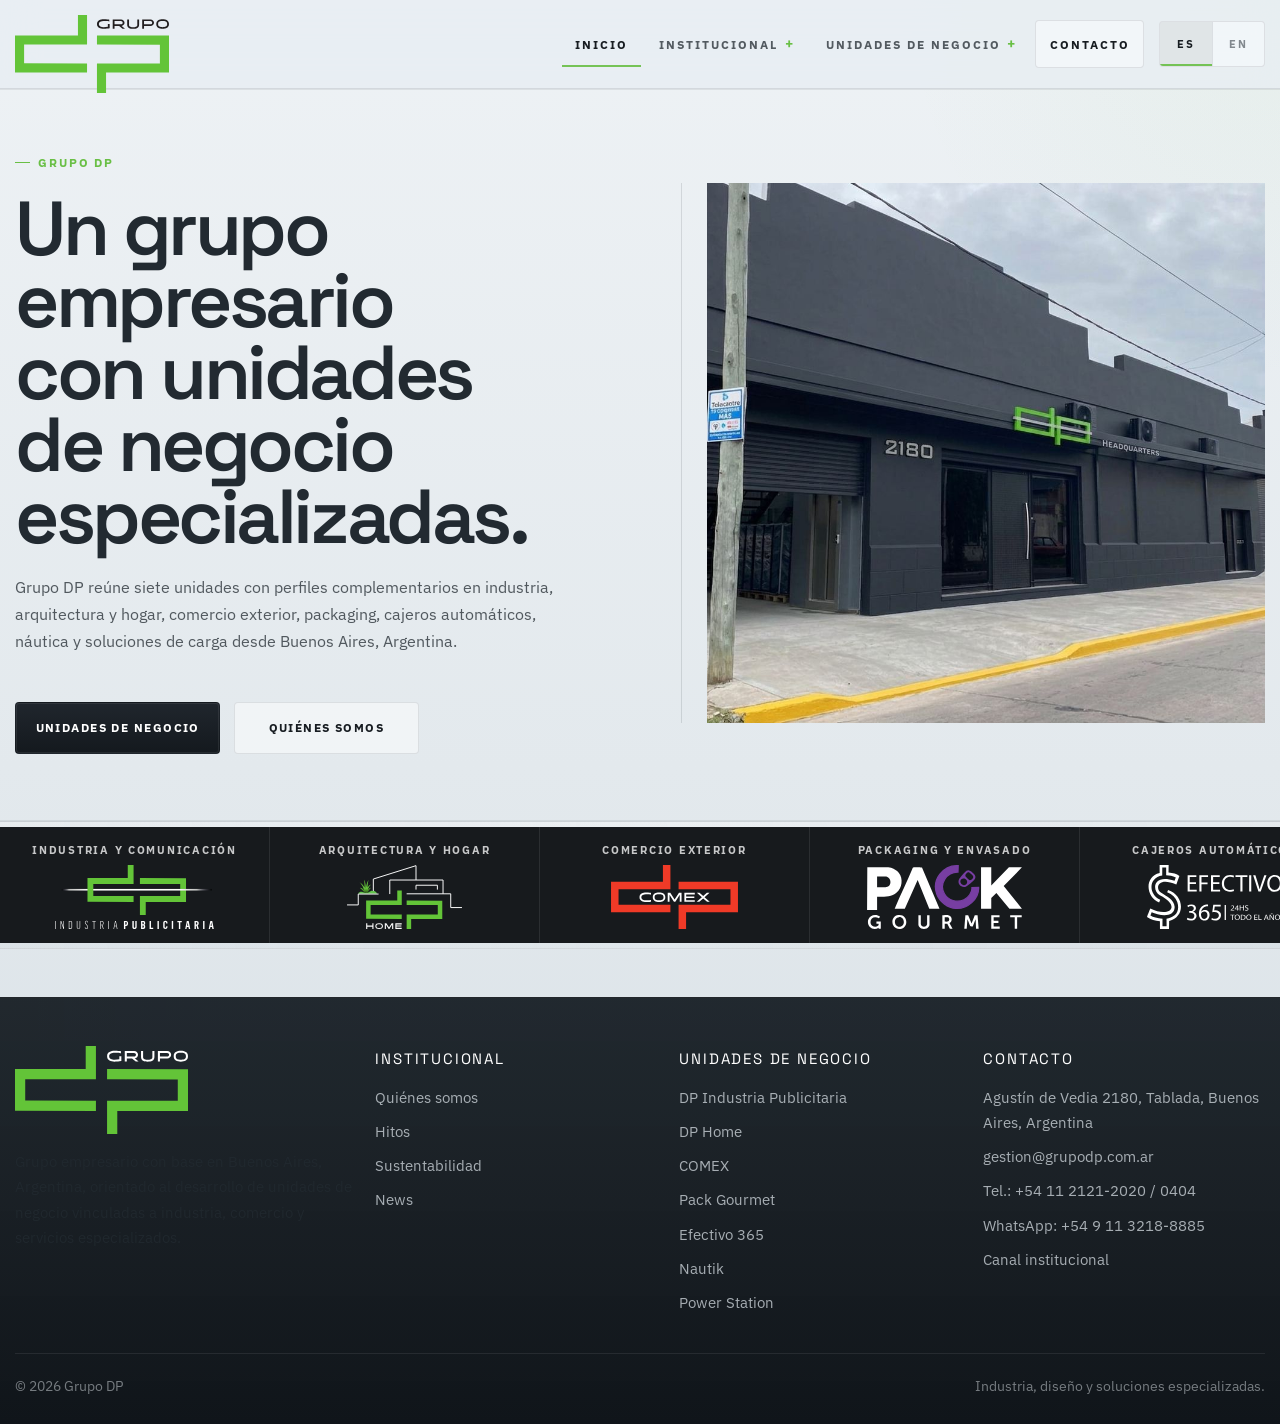
<file: index.html>
<!doctype html>
<html lang="es">
  <head>
    <meta charset="UTF-8" />
    <meta name="viewport" content="width=device-width, initial-scale=1.0" />
    <title>Grupo DP | Industria, dise&ntilde;o y soluciones especializadas</title>
    <meta
      name="description"
      content="Grupo DP es una compa&ntilde;&iacute;a argentina que articula unidades de negocio vinculadas a industria, arquitectura y hogar, comercio exterior, packaging, cajeros autom&aacute;ticos, n&aacute;utica y soluciones especializadas."
    />
    <meta
      name="keywords"
      content="Grupo DP, Buenos Aires, unidades de negocio, industria publicitaria, arquitectura y hogar, comercio exterior, packaging, cajeros autom&aacute;ticos, soluciones n&aacute;uticas, estaciones de carga"
    />
    <meta property="og:title" content="Grupo DP" />
    <meta
      property="og:description"
      content="Industria, dise&ntilde;o y soluciones especializadas desde Buenos Aires, Argentina."
    />
    <meta property="og:type" content="website" />
    <meta property="og:locale" content="es_AR" />
    <link rel="stylesheet" href="assets/styles.css" />
    <script type="application/ld+json">
      {
        "@context": "https://schema.org",
        "@type": "Organization",
        "name": "Grupo DP",
        "description": "Compa\u00f1\u00eda argentina con unidades de negocio vinculadas a industria publicitaria, arquitectura y hogar, comercio exterior, packaging, cajeros autom\u00e1ticos, n\u00e1utica y soluciones especializadas.",
        "areaServed": "AR",
        "address": {
          "@type": "PostalAddress",
          "streetAddress": "Agust\u00edn de Vedia 2180",
          "addressLocality": "Tablada",
          "addressCountry": "AR",
          "addressRegion": "Buenos Aires"
        },
        "email": "gestion@grupodp.com.ar",
        "knowsAbout": [
          "industria publicitaria",
          "arquitectura y hogar",
          "comercio exterior",
          "packaging",
          "cajeros autom\u00e1ticos (ATM)",
          "soluciones para embarcaciones",
          "estaciones de carga"
        ]
      }
    </script>
    <script defer src="assets/site.js"></script>
  </head>
  <body data-page="home" data-base="./">
    <main id="contenido">
      <section class="home-hero">
        <div class="container home-hero__grid">
          <div class="hero-card hero-card--dark home-hero__panel" data-reveal>
            <div class="eyebrow home-hero__eyebrow">Grupo DP</div>
            <h1 class="home-hero__title">
              Un grupo empresario con unidades de negocio especializadas.
            </h1>
            <p class="lead home-hero__lead">
              Grupo DP re&uacute;ne siete unidades con perfiles complementarios en industria,
              arquitectura y hogar, comercio exterior, packaging, cajeros autom&aacute;ticos,
              n&aacute;utica y soluciones de carga desde Buenos Aires, Argentina.
            </p>
            <div class="button-row">
              <a class="button button--primary home-hero__primary" href="#unidades"
                >Unidades de negocio</a
              >
              <a class="button button--ghost home-hero__secondary" href="quienes-somos/"
                >Qui&eacute;nes somos</a
              >
            </div>
          </div>
          <div class="home-hero__aside" data-reveal>
            <figure class="institutional-photo home-hero__visual">
              <img
                src="assets/foto-frente.jpeg"
                alt="Frente de la f&aacute;brica de Grupo DP"
              />
            </figure>
          </div>
        </div>
      </section>

      <section class="logo-marquee-section" id="unidades">
        <div class="logo-marquee" data-reveal>
          <div class="logo-marquee__track" data-logo-track></div>
        </div>
      </section>
    </main>
  </body>
</html>
</file>
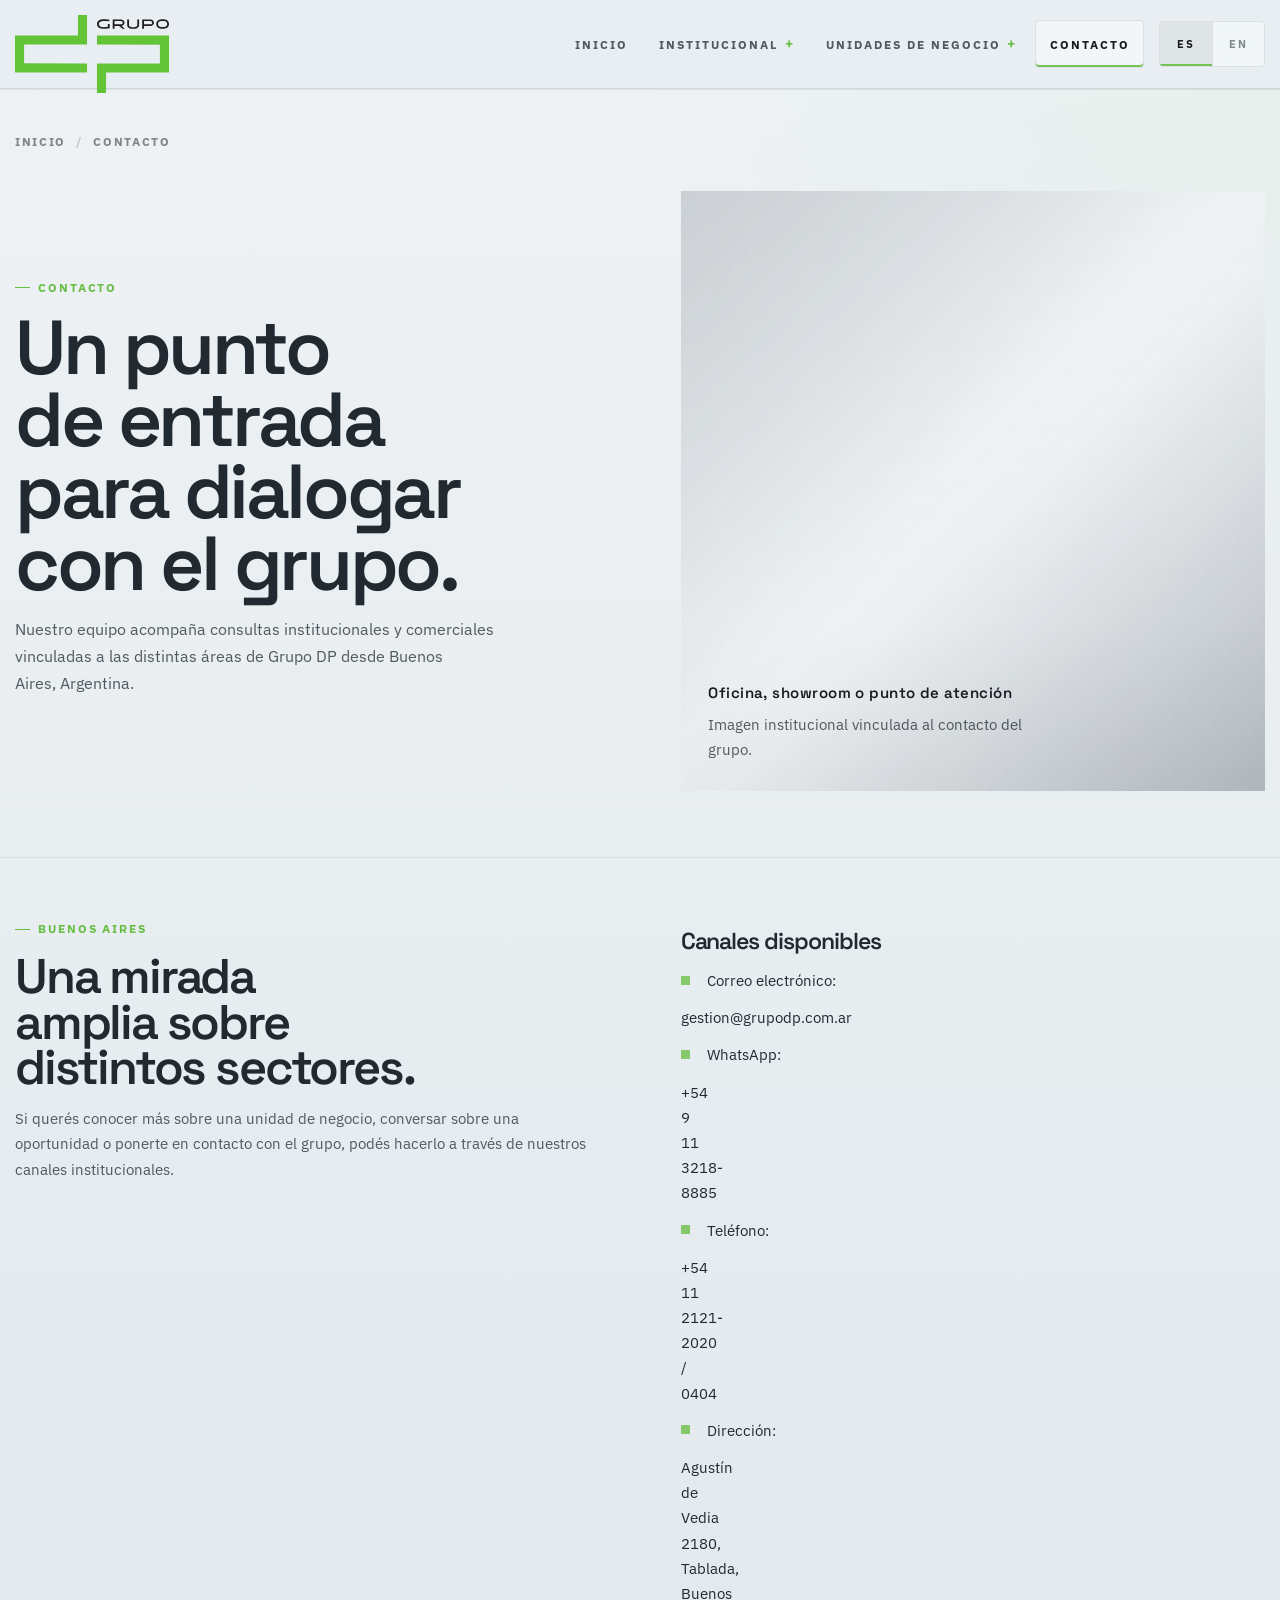
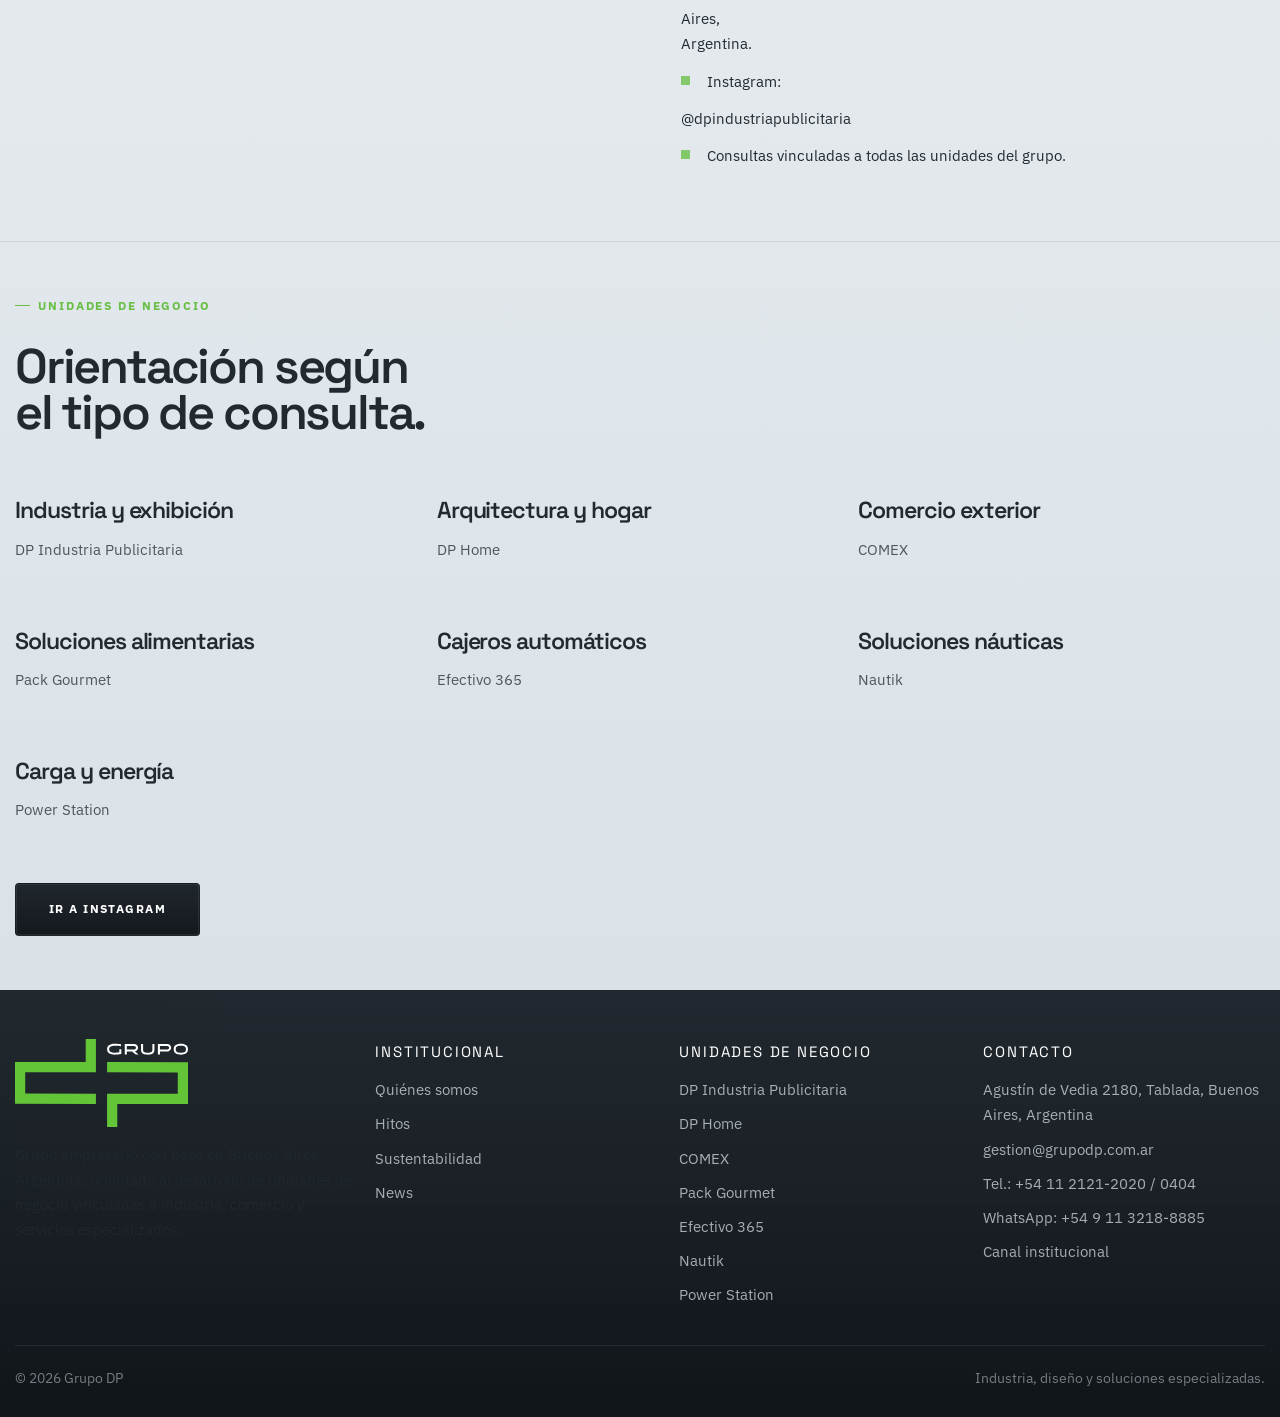
<file: contacto/index.html>
<!doctype html>
<html lang="es">
  <head>
    <meta charset="UTF-8" />
    <meta name="viewport" content="width=device-width, initial-scale=1.0" />
    <title>Contacto | Grupo DP</title>
    <meta
      name="description"
      content="Canal institucional de Grupo DP para consultas generales, comerciales y vinculadas a sus unidades de negocio."
    />
    <meta
      name="keywords"
      content="Grupo DP, contacto, Buenos Aires, Tablada, WhatsApp, email, Instagram"
    />
    <link rel="stylesheet" href="../assets/styles.css" />
    <script defer src="../assets/site.js"></script>
  </head>
  <body data-page="contacto" data-base="../">
    <main id="contenido">
      <section class="page-hero">
        <div class="container">
          <nav class="breadcrumbs" aria-label="Breadcrumb" data-reveal>
            <a href="../index.html">Inicio</a>
            <span>/</span>
            <strong>Contacto</strong>
          </nav>
          <div class="hero-grid">
            <div class="hero-card hero-card--dark" data-reveal>
              <div class="eyebrow">Contacto</div>
              <h1>Un punto de entrada para dialogar con el grupo.</h1>
              <p class="lead">
                Nuestro equipo acompaña consultas institucionales y comerciales vinculadas a las
                distintas áreas de Grupo DP desde Buenos Aires, Argentina.
              </p>
            </div>
            <div class="hero-card" data-reveal>
              <div class="placeholder-media placeholder-media--wide">
                <strong>Oficina, showroom o punto de atención</strong>
                <span>Imagen institucional vinculada al contacto del grupo.</span>
              </div>
            </div>
          </div>
        </div>
      </section>

      <section class="section">
        <div class="container split-layout split-layout--top">
          <div data-reveal>
            <div class="eyebrow">Buenos Aires</div>
            <h2>Una mirada amplia sobre distintos sectores.</h2>
            <p>
              Si querés conocer más sobre una unidad de negocio, conversar sobre una oportunidad o
              ponerte en contacto con el grupo, podés hacerlo a través de nuestros canales
              institucionales.
            </p>
          </div>
          <div class="panel" data-reveal>
            <h3>Canales disponibles</h3>
            <ul class="list-clean">
              <li><span>Correo electr&oacute;nico:</span> <a href="mailto:gestion@grupodp.com.ar">gestion@grupodp.com.ar</a></li>
              <li><span>WhatsApp:</span> <a href="https://wa.me/5491132188885" target="_blank" rel="noopener">+54 9 11 3218-8885</a></li>
              <li><span>Tel&eacute;fono:</span> <a href="tel:+541121212020">+54 11 2121-2020 / 0404</a></li>
              <li><span>Direcci&oacute;n:</span> Agust&iacute;n de Vedia 2180, Tablada, Buenos Aires, Argentina.</li>
              <li><span>Instagram:</span> <a href="https://www.instagram.com/dpindustriapublicitaria/" target="_blank" rel="noopener">@dpindustriapublicitaria</a></li>
              <li><span>Consultas vinculadas a todas las unidades del grupo.</span></li>
            </ul>
          </div>
        </div>
      </section>

      <section class="section section--muted">
        <div class="container">
          <div class="section-heading" data-reveal>
            <div class="eyebrow">Unidades de negocio</div>
            <h2>Orientación según el tipo de consulta.</h2>
          </div>
          <div class="contact-grid">
            <article class="card" data-reveal>
              <h3>Industria y exhibici&oacute;n</h3>
              <p>DP Industria Publicitaria</p>
            </article>
            <article class="card" data-reveal>
              <h3>Arquitectura y hogar</h3>
              <p>DP Home</p>
            </article>
            <article class="card" data-reveal>
              <h3>Comercio exterior</h3>
              <p>COMEX</p>
            </article>
            <article class="card" data-reveal>
              <h3>Soluciones alimentarias</h3>
              <p>Pack Gourmet</p>
            </article>
            <article class="card" data-reveal>
              <h3>Cajeros autom&aacute;ticos</h3>
              <p>Efectivo 365</p>
            </article>
            <article class="card" data-reveal>
              <h3>Soluciones n&aacute;uticas</h3>
              <p>Nautik</p>
            </article>
            <article class="card" data-reveal>
              <h3>Carga y energ&iacute;a</h3>
              <p>Power Station</p>
            </article>
          </div>
          <div class="button-row" data-reveal>
            <a
              class="button button--primary"
              href="https://www.instagram.com/dpindustriapublicitaria/"
              target="_blank"
              rel="noreferrer"
              >Ir a Instagram</a
            >
          </div>
        </div>
      </section>
    </main>
  </body>
</html>
</file>
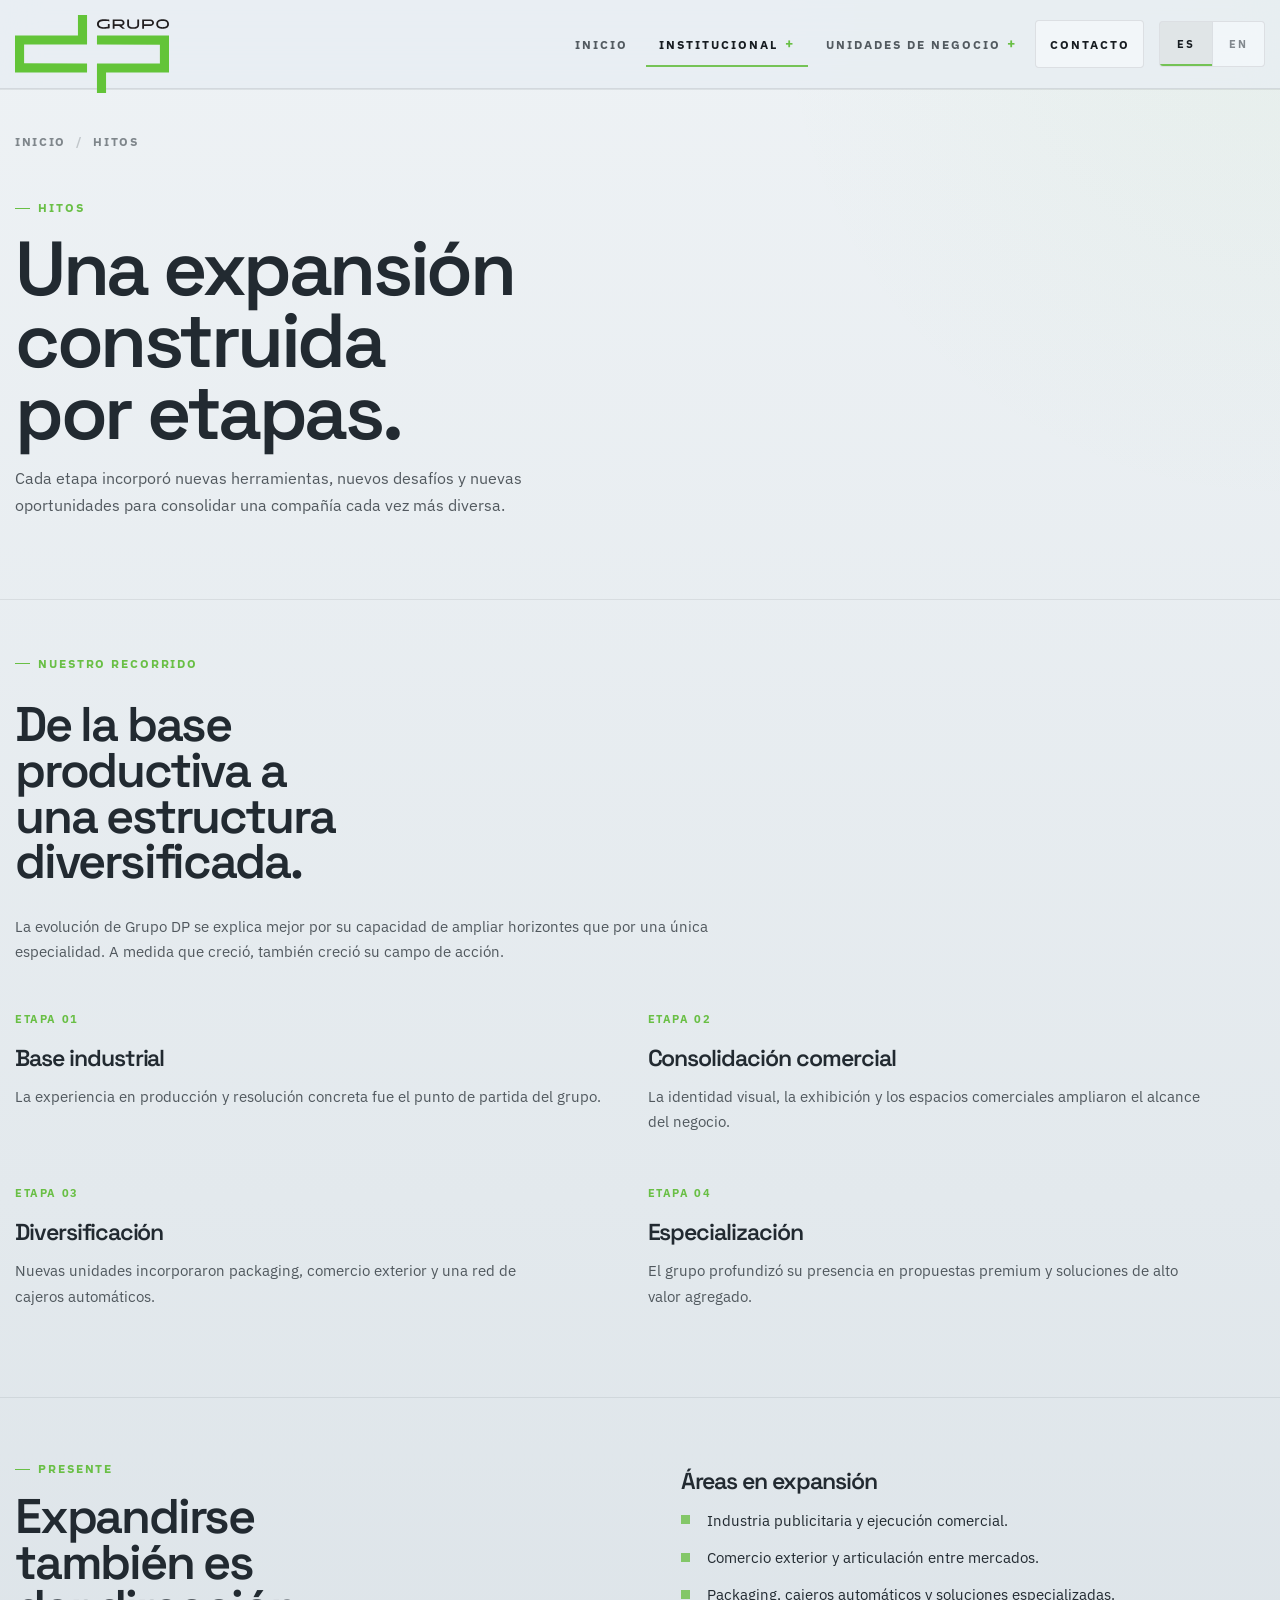
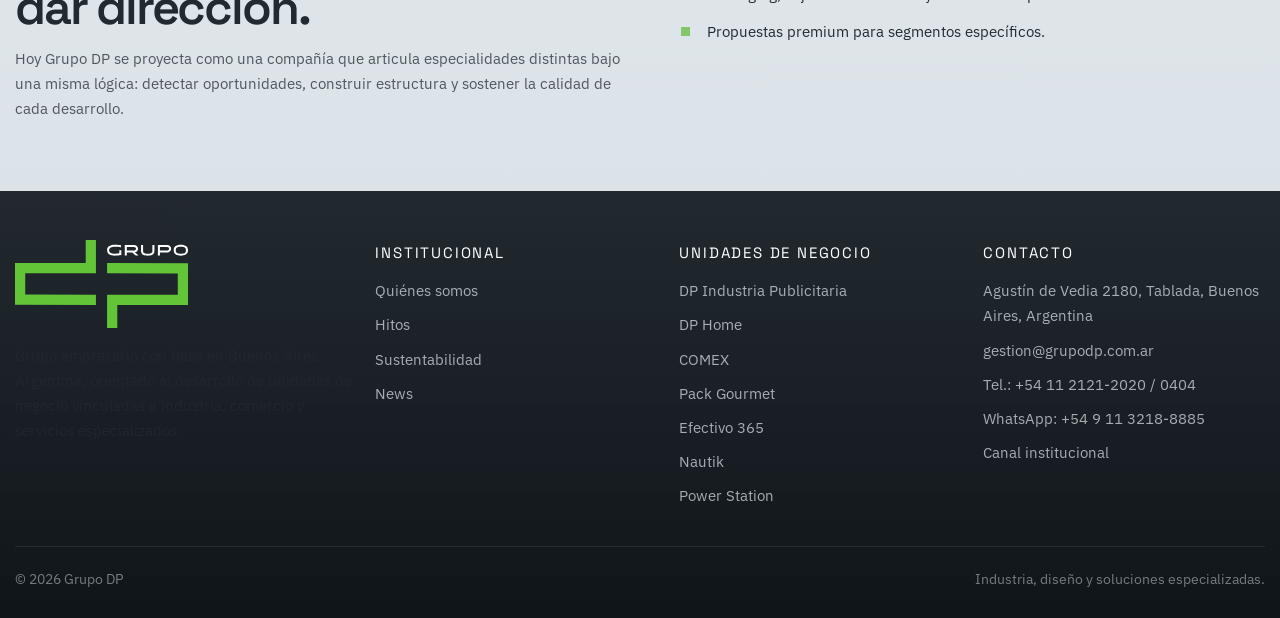
<file: hitos/index.html>
<!doctype html>
<html lang="es">
  <head>
    <meta charset="UTF-8" />
    <meta name="viewport" content="width=device-width, initial-scale=1.0" />
    <title>Hitos | Grupo DP</title>
    <meta
      name="description"
      content="Recorrido por las etapas de crecimiento y diversificación de Grupo DP."
    />
    <meta
      name="keywords"
      content="Grupo DP, hitos, crecimiento, diversificación, unidades de negocio"
    />
    <link rel="stylesheet" href="../assets/styles.css" />
    <script defer src="../assets/site.js"></script>
  </head>
  <body data-page="hitos" data-base="../">
    <main id="contenido">
      <section class="page-hero">
        <div class="container">
          <nav class="breadcrumbs" aria-label="Breadcrumb" data-reveal>
            <a href="../index.html">Inicio</a>
            <span>/</span>
            <strong>Hitos</strong>
          </nav>
          <div class="hero-card hero-card--dark" data-reveal>
            <div class="eyebrow">Hitos</div>
            <h1>Una expansión construida por etapas.</h1>
            <p class="lead">
              Cada etapa incorporó nuevas herramientas, nuevos desafíos y nuevas oportunidades para
              consolidar una compañía cada vez más diversa.
            </p>
          </div>
        </div>
      </section>

      <section class="section">
        <div class="container">
          <div class="section-heading" data-reveal>
            <div class="eyebrow">Nuestro recorrido</div>
            <h2>De la base productiva a una estructura diversificada.</h2>
            <p>
              La evolución de Grupo DP se explica mejor por su capacidad de ampliar horizontes que
              por una única especialidad. A medida que creció, también creció su campo de acción.
            </p>
          </div>
          <div class="timeline">
            <article class="card" data-step="Etapa 01" data-reveal>
              <h3>Base industrial</h3>
              <p>La experiencia en producción y resolución concreta fue el punto de partida del grupo.</p>
            </article>
            <article class="card" data-step="Etapa 02" data-reveal>
              <h3>Consolidación comercial</h3>
              <p>La identidad visual, la exhibición y los espacios comerciales ampliaron el alcance del negocio.</p>
            </article>
            <article class="card" data-step="Etapa 03" data-reveal>
              <h3>Diversificación</h3>
              <p>Nuevas unidades incorporaron packaging, comercio exterior y una red de cajeros autom&aacute;ticos.</p>
            </article>
            <article class="card" data-step="Etapa 04" data-reveal>
              <h3>Especialización</h3>
              <p>El grupo profundizó su presencia en propuestas premium y soluciones de alto valor agregado.</p>
            </article>
          </div>
        </div>
      </section>

      <section class="section section--muted">
        <div class="container split-layout split-layout--top">
          <div data-reveal>
            <div class="eyebrow">Presente</div>
            <h2>Expandirse también es dar dirección.</h2>
            <p>
              Hoy Grupo DP se proyecta como una compañía que articula especialidades distintas bajo
              una misma lógica: detectar oportunidades, construir estructura y sostener la calidad
              de cada desarrollo.
            </p>
          </div>
          <div class="panel" data-reveal>
            <h3>Áreas en expansión</h3>
            <ul class="list-clean">
              <li>Industria publicitaria y ejecución comercial.</li>
              <li>Comercio exterior y articulación entre mercados.</li>
              <li>Packaging, cajeros autom&aacute;ticos y soluciones especializadas.</li>
              <li>Propuestas premium para segmentos específicos.</li>
            </ul>
          </div>
        </div>
      </section>
    </main>
  </body>
</html>
</file>
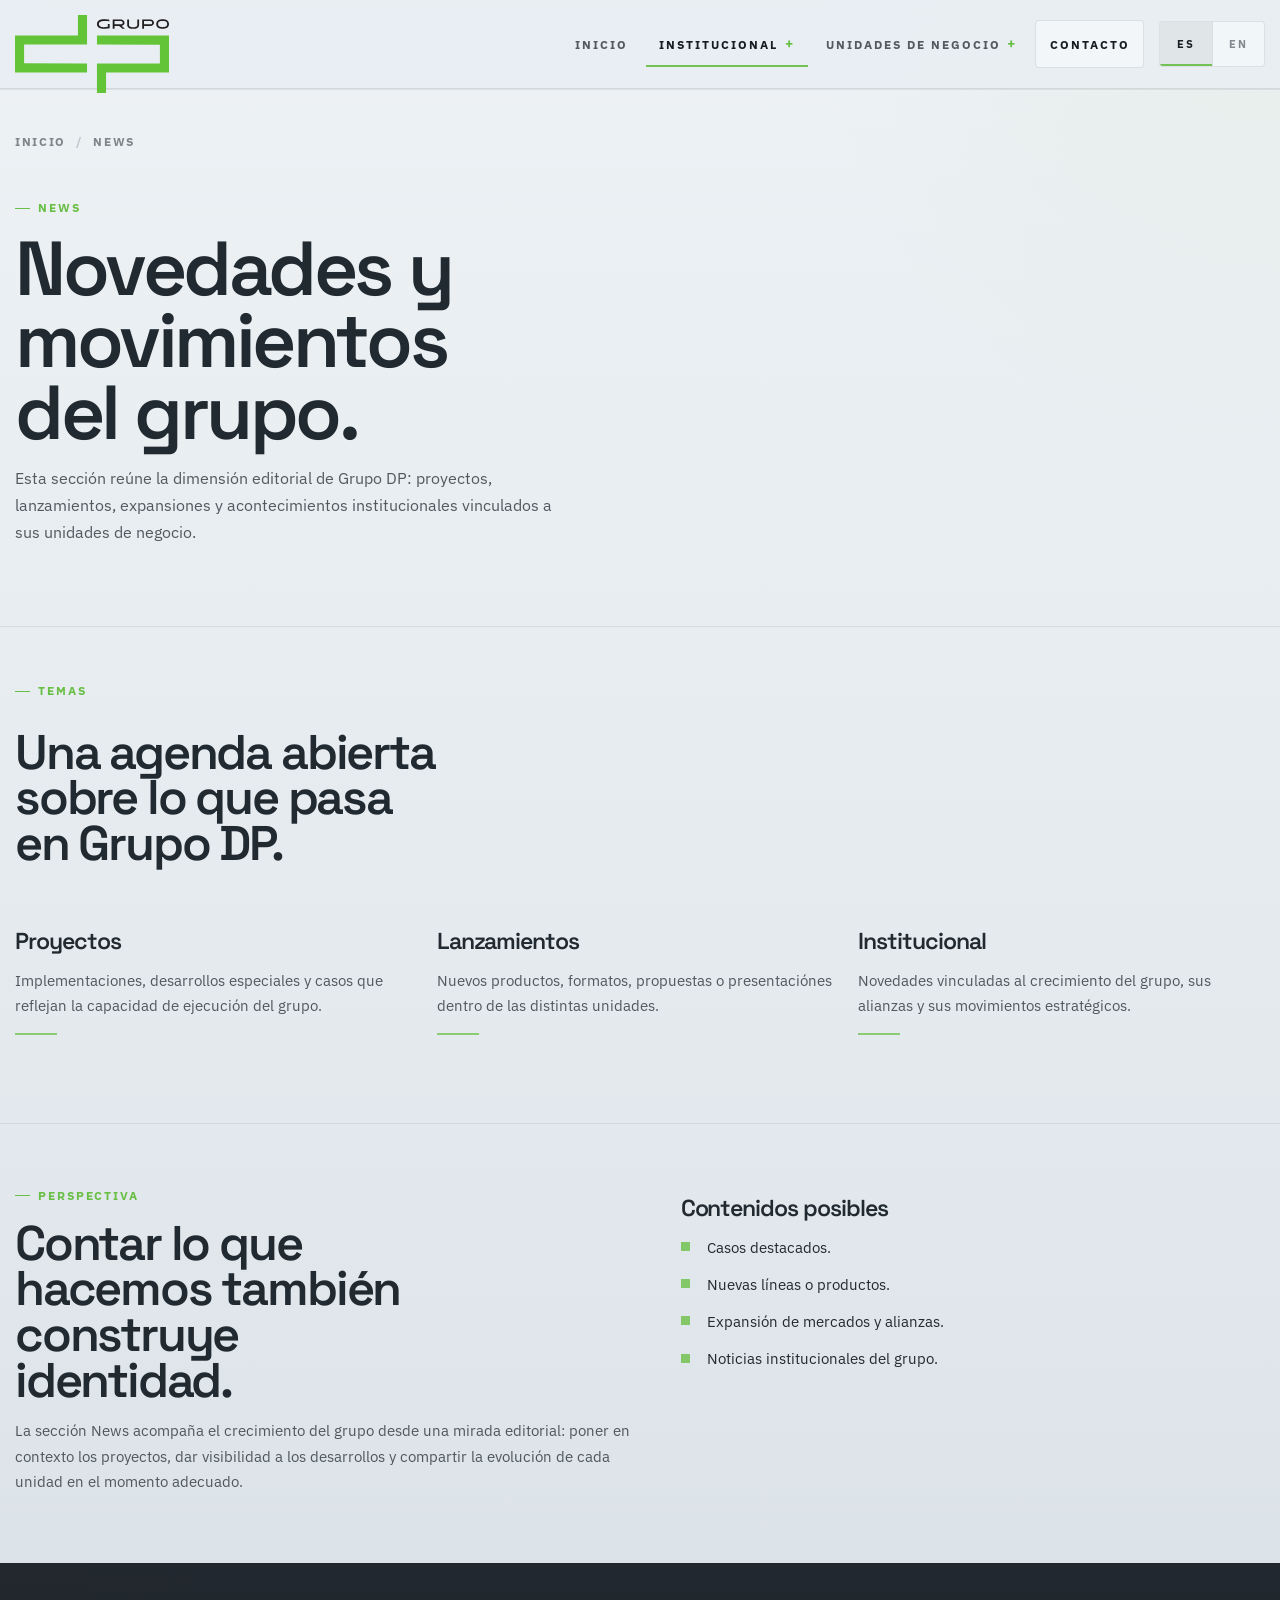
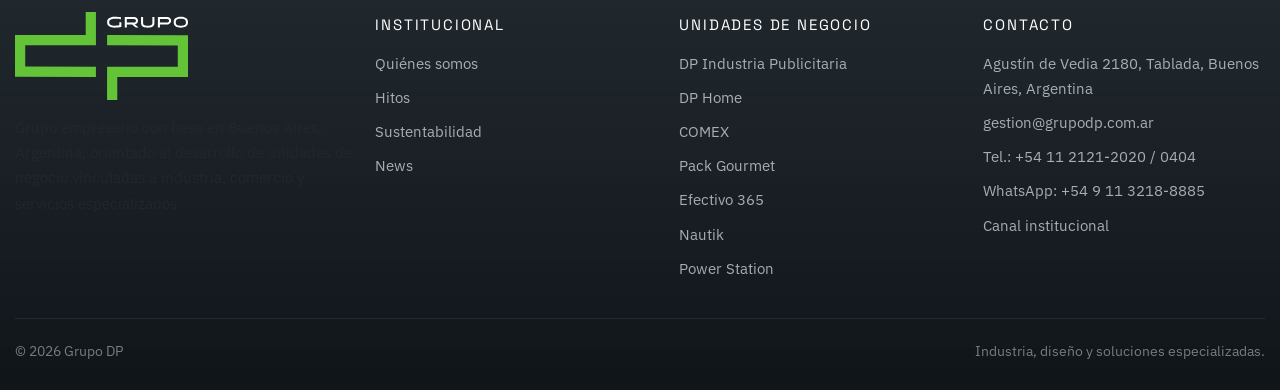
<file: news/index.html>
<!doctype html>
<html lang="es">
  <head>
    <meta charset="UTF-8" />
    <meta name="viewport" content="width=device-width, initial-scale=1.0" />
    <title>News | Grupo DP</title>
    <meta
      name="description"
      content="News de Grupo DP: una sección para compartir novedades, desarrollos y movimientos del grupo y sus unidades de negocio."
    />
    <meta
      name="keywords"
      content="Grupo DP, news, novedades, desarrollos, unidades de negocio"
    />
    <link rel="stylesheet" href="../assets/styles.css" />
    <script defer src="../assets/site.js"></script>
  </head>
  <body data-page="news" data-base="../">
    <main id="contenido">
      <section class="page-hero">
        <div class="container">
          <nav class="breadcrumbs" aria-label="Breadcrumb" data-reveal>
            <a href="../index.html">Inicio</a>
            <span>/</span>
            <strong>News</strong>
          </nav>
          <div class="hero-card hero-card--dark" data-reveal>
            <div class="eyebrow">News</div>
            <h1>Novedades y movimientos del grupo.</h1>
            <p class="lead">
              Esta sección reúne la dimensión editorial de Grupo DP: proyectos, lanzamientos,
              expansiones y acontecimientos institucionales vinculados a sus unidades de negocio.
            </p>
          </div>
        </div>
      </section>

      <section class="section">
        <div class="container">
          <div class="section-heading" data-reveal>
            <div class="eyebrow">Temas</div>
            <h2>Una agenda abierta sobre lo que pasa en Grupo DP.</h2>
          </div>
          <div class="news-grid">
            <article class="card news-item" data-reveal>
              <h3>Proyectos</h3>
              <p>Implementaciones, desarrollos especiales y casos que reflejan la capacidad de ejecución del grupo.</p>
            </article>
            <article class="card news-item" data-reveal>
              <h3>Lanzamientos</h3>
              <p>Nuevos productos, formatos, propuestas o presentaciones dentro de las distintas unidades.</p>
            </article>
            <article class="card news-item" data-reveal>
              <h3>Institucional</h3>
              <p>Novedades vinculadas al crecimiento del grupo, sus alianzas y sus movimientos estratégicos.</p>
            </article>
          </div>
        </div>
      </section>

      <section class="section section--muted">
        <div class="container split-layout split-layout--top">
          <div data-reveal>
            <div class="eyebrow">Perspectiva</div>
            <h2>Contar lo que hacemos también construye identidad.</h2>
            <p>
              La sección News acompaña el crecimiento del grupo desde una mirada editorial: poner
              en contexto los proyectos, dar visibilidad a los desarrollos y compartir la evolución
              de cada unidad en el momento adecuado.
            </p>
          </div>
          <div class="panel" data-reveal>
            <h3>Contenidos posibles</h3>
            <ul class="list-clean">
              <li>Casos destacados.</li>
              <li>Nuevas líneas o productos.</li>
              <li>Expansión de mercados y alianzas.</li>
              <li>Noticias institucionales del grupo.</li>
            </ul>
          </div>
        </div>
      </section>
    </main>
  </body>
</html>
</file>
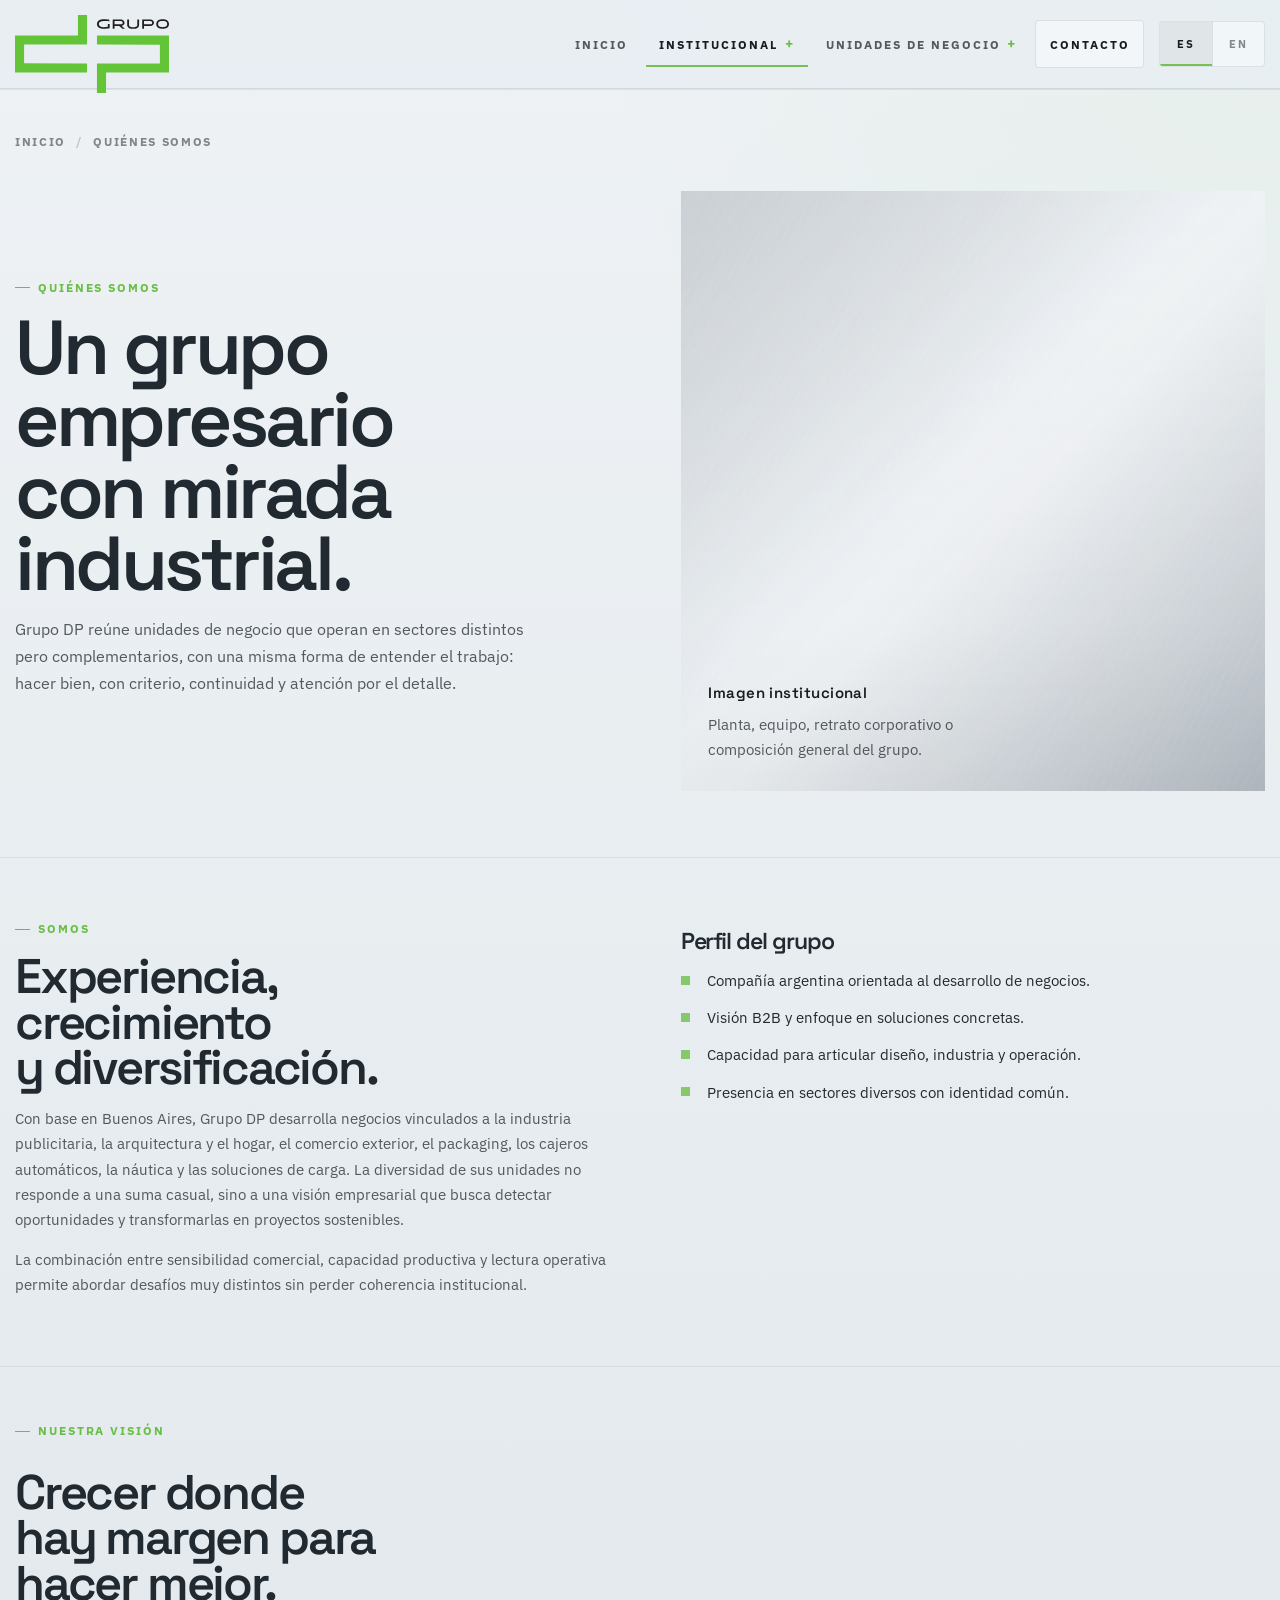
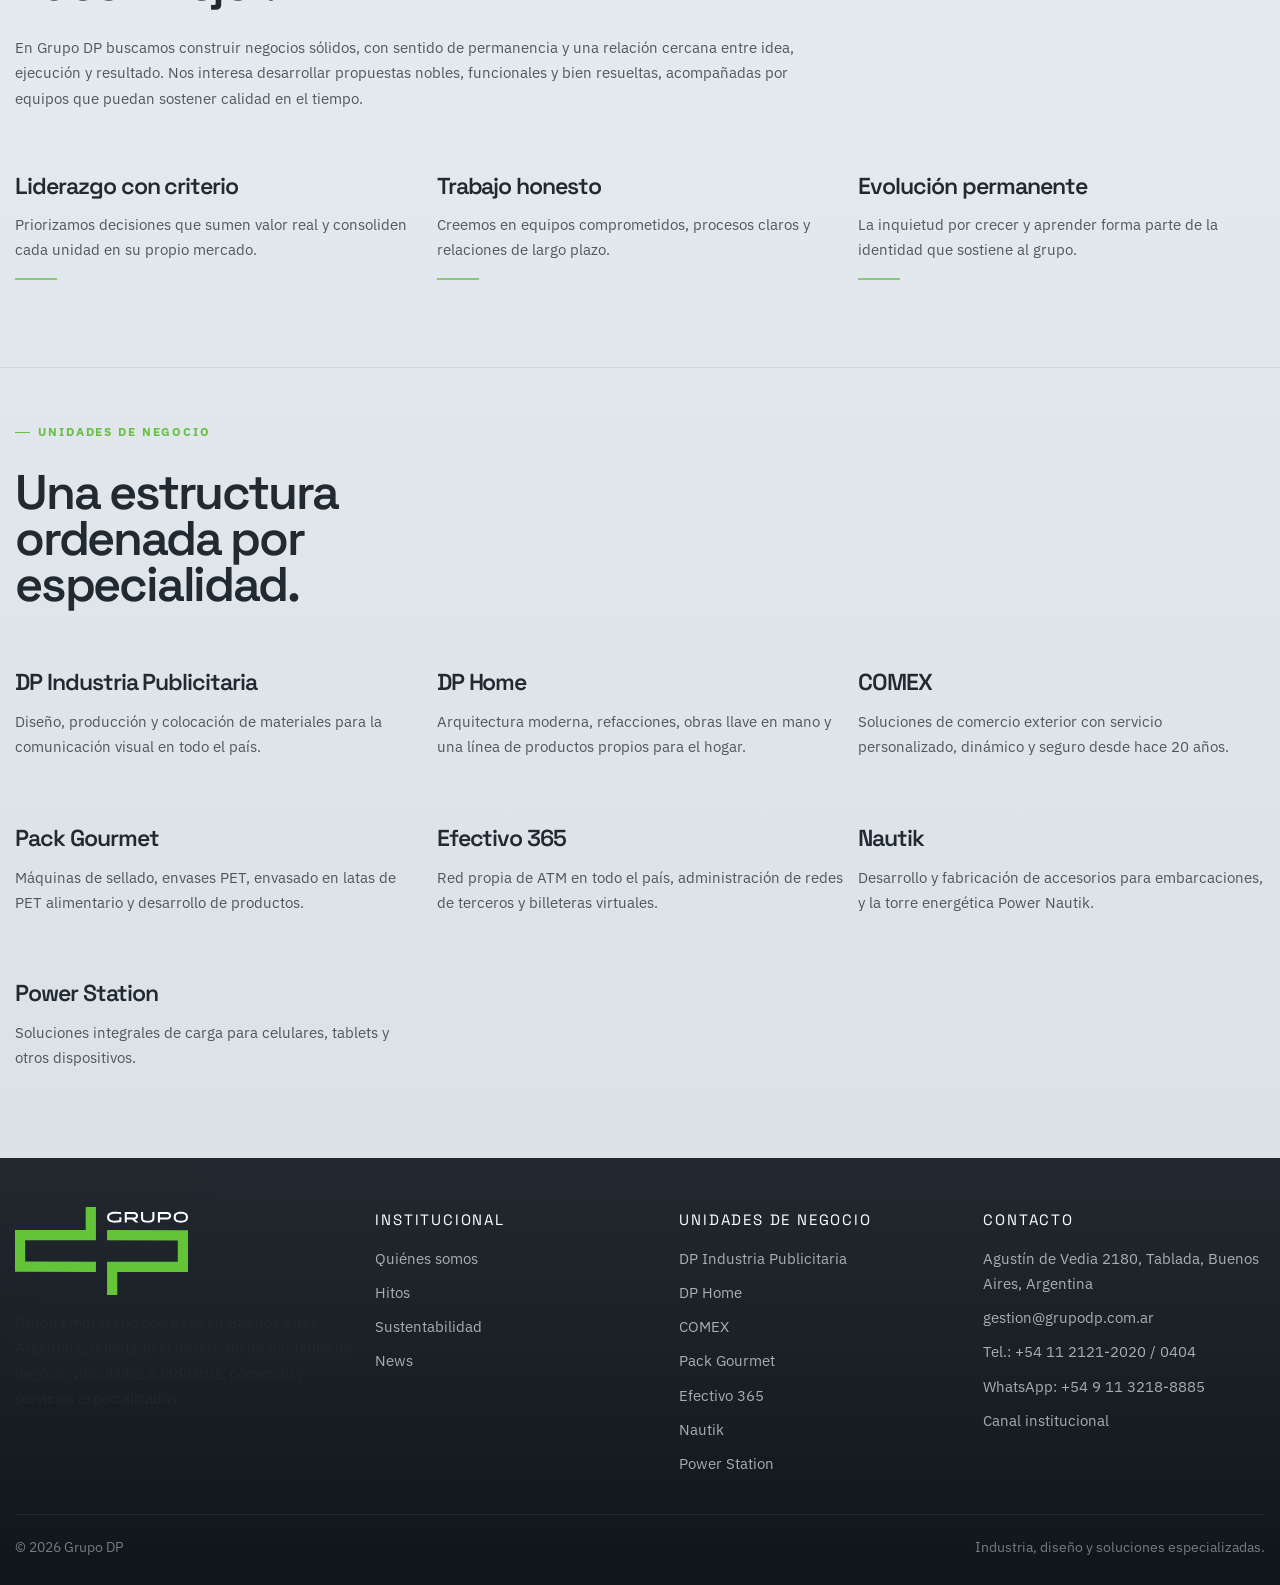
<file: quienes-somos/index.html>
<!doctype html>
<html lang="es">
  <head>
    <meta charset="UTF-8" />
    <meta name="viewport" content="width=device-width, initial-scale=1.0" />
    <title>Quiénes somos | Grupo DP</title>
    <meta
      name="description"
      content="Conocé la visión de Grupo DP, una compañía argentina que articula distintas unidades de negocio con foco industrial, comercial y operativo."
    />
    <meta
      name="keywords"
      content="Grupo DP, quiénes somos, compañía argentina, unidades de negocio, Buenos Aires"
    />
    <link rel="stylesheet" href="../assets/styles.css" />
    <script defer src="../assets/site.js"></script>
  </head>
  <body data-page="quienes" data-base="../">
    <main id="contenido">
      <section class="page-hero">
        <div class="container">
          <nav class="breadcrumbs" aria-label="Breadcrumb" data-reveal>
            <a href="../index.html">Inicio</a>
            <span>/</span>
            <strong>Quiénes somos</strong>
          </nav>
          <div class="hero-grid">
            <div class="hero-card hero-card--dark" data-reveal>
              <div class="eyebrow">Quiénes somos</div>
              <h1>Un grupo empresario con mirada industrial.</h1>
              <p class="lead">
                Grupo DP reúne unidades de negocio que operan en sectores distintos pero
                complementarios, con una misma forma de entender el trabajo: hacer bien, con
                criterio, continuidad y atención por el detalle.
              </p>
            </div>
            <div class="hero-card" data-reveal>
              <div class="placeholder-media placeholder-media--wide">
                <strong>Imagen institucional</strong>
                <span>Planta, equipo, retrato corporativo o composición general del grupo.</span>
              </div>
            </div>
          </div>
        </div>
      </section>

      <section class="section">
        <div class="container split-layout split-layout--top">
          <div data-reveal>
            <div class="eyebrow">Somos</div>
            <h2>Experiencia, crecimiento y diversificación.</h2>
            <p>
              Con base en Buenos Aires, Grupo DP desarrolla negocios vinculados a la industria
              publicitaria, la arquitectura y el hogar, el comercio exterior, el packaging, los
              cajeros autom&aacute;ticos, la n&aacute;utica y las soluciones de carga.
              La diversidad de sus unidades no responde a una suma casual, sino a una visión
              empresarial que busca detectar oportunidades y transformarlas en proyectos sostenibles.
            </p>
            <p>
              La combinación entre sensibilidad comercial, capacidad productiva y lectura operativa
              permite abordar desafíos muy distintos sin perder coherencia institucional.
            </p>
          </div>
          <div class="panel" data-reveal>
            <h3>Perfil del grupo</h3>
            <ul class="list-clean">
              <li>Compañía argentina orientada al desarrollo de negocios.</li>
              <li>Visión B2B y enfoque en soluciones concretas.</li>
              <li>Capacidad para articular diseño, industria y operación.</li>
              <li>Presencia en sectores diversos con identidad común.</li>
            </ul>
          </div>
        </div>
      </section>

      <section class="section section--muted">
        <div class="container">
          <div class="section-heading" data-reveal>
            <div class="eyebrow">Nuestra visión</div>
            <h2>Crecer donde hay margen para hacer mejor.</h2>
            <p>
              En Grupo DP buscamos construir negocios sólidos, con sentido de permanencia y una
              relación cercana entre idea, ejecución y resultado. Nos interesa desarrollar
              propuestas nobles, funcionales y bien resueltas, acompañadas por equipos que puedan
              sostener calidad en el tiempo.
            </p>
          </div>
          <div class="process-grid">
            <article class="card process-step" data-reveal>
              <h3>Liderazgo con criterio</h3>
              <p>Priorizamos decisiones que sumen valor real y consoliden cada unidad en su propio mercado.</p>
            </article>
            <article class="card process-step" data-reveal>
              <h3>Trabajo honesto</h3>
              <p>Creemos en equipos comprometidos, procesos claros y relaciones de largo plazo.</p>
            </article>
            <article class="card process-step" data-reveal>
              <h3>Evolución permanente</h3>
              <p>La inquietud por crecer y aprender forma parte de la identidad que sostiene al grupo.</p>
            </article>
          </div>
        </div>
      </section>

      <section class="section">
        <div class="container">
          <div class="section-heading" data-reveal>
            <div class="eyebrow">Unidades de negocio</div>
            <h2>Una estructura ordenada por especialidad.</h2>
          </div>
          <div class="card-grid">
            <article class="card" data-reveal>
              <h3>DP Industria Publicitaria</h3>
              <p>Dise&ntilde;o, producci&oacute;n y colocaci&oacute;n de materiales para la comunicaci&oacute;n visual en todo el pa&iacute;s.</p>
            </article>
            <article class="card" data-reveal>
              <h3>DP Home</h3>
              <p>Arquitectura moderna, refacciones, obras llave en mano y una l&iacute;nea de productos propios para el hogar.</p>
            </article>
            <article class="card" data-reveal>
              <h3>COMEX</h3>
              <p>Soluciones de comercio exterior con servicio personalizado, din&aacute;mico y seguro desde hace 20 a&ntilde;os.</p>
            </article>
            <article class="card" data-reveal>
              <h3>Pack Gourmet</h3>
              <p>M&aacute;quinas de sellado, envases PET, envasado en latas de PET alimentario y desarrollo de productos.</p>
            </article>
            <article class="card" data-reveal>
              <h3>Efectivo 365</h3>
              <p>Red propia de ATM en todo el pa&iacute;s, administraci&oacute;n de redes de terceros y billeteras virtuales.</p>
            </article>
            <article class="card" data-reveal>
              <h3>Nautik</h3>
              <p>Desarrollo y fabricaci&oacute;n de accesorios para embarcaciones, y la torre energ&eacute;tica Power Nautik.</p>
            </article>
            <article class="card" data-reveal>
              <h3>Power Station</h3>
              <p>Soluciones integrales de carga para celulares, tablets y otros dispositivos.</p>
            </article>
          </div>
        </div>
      </section>
    </main>
  </body>
</html>
</file>
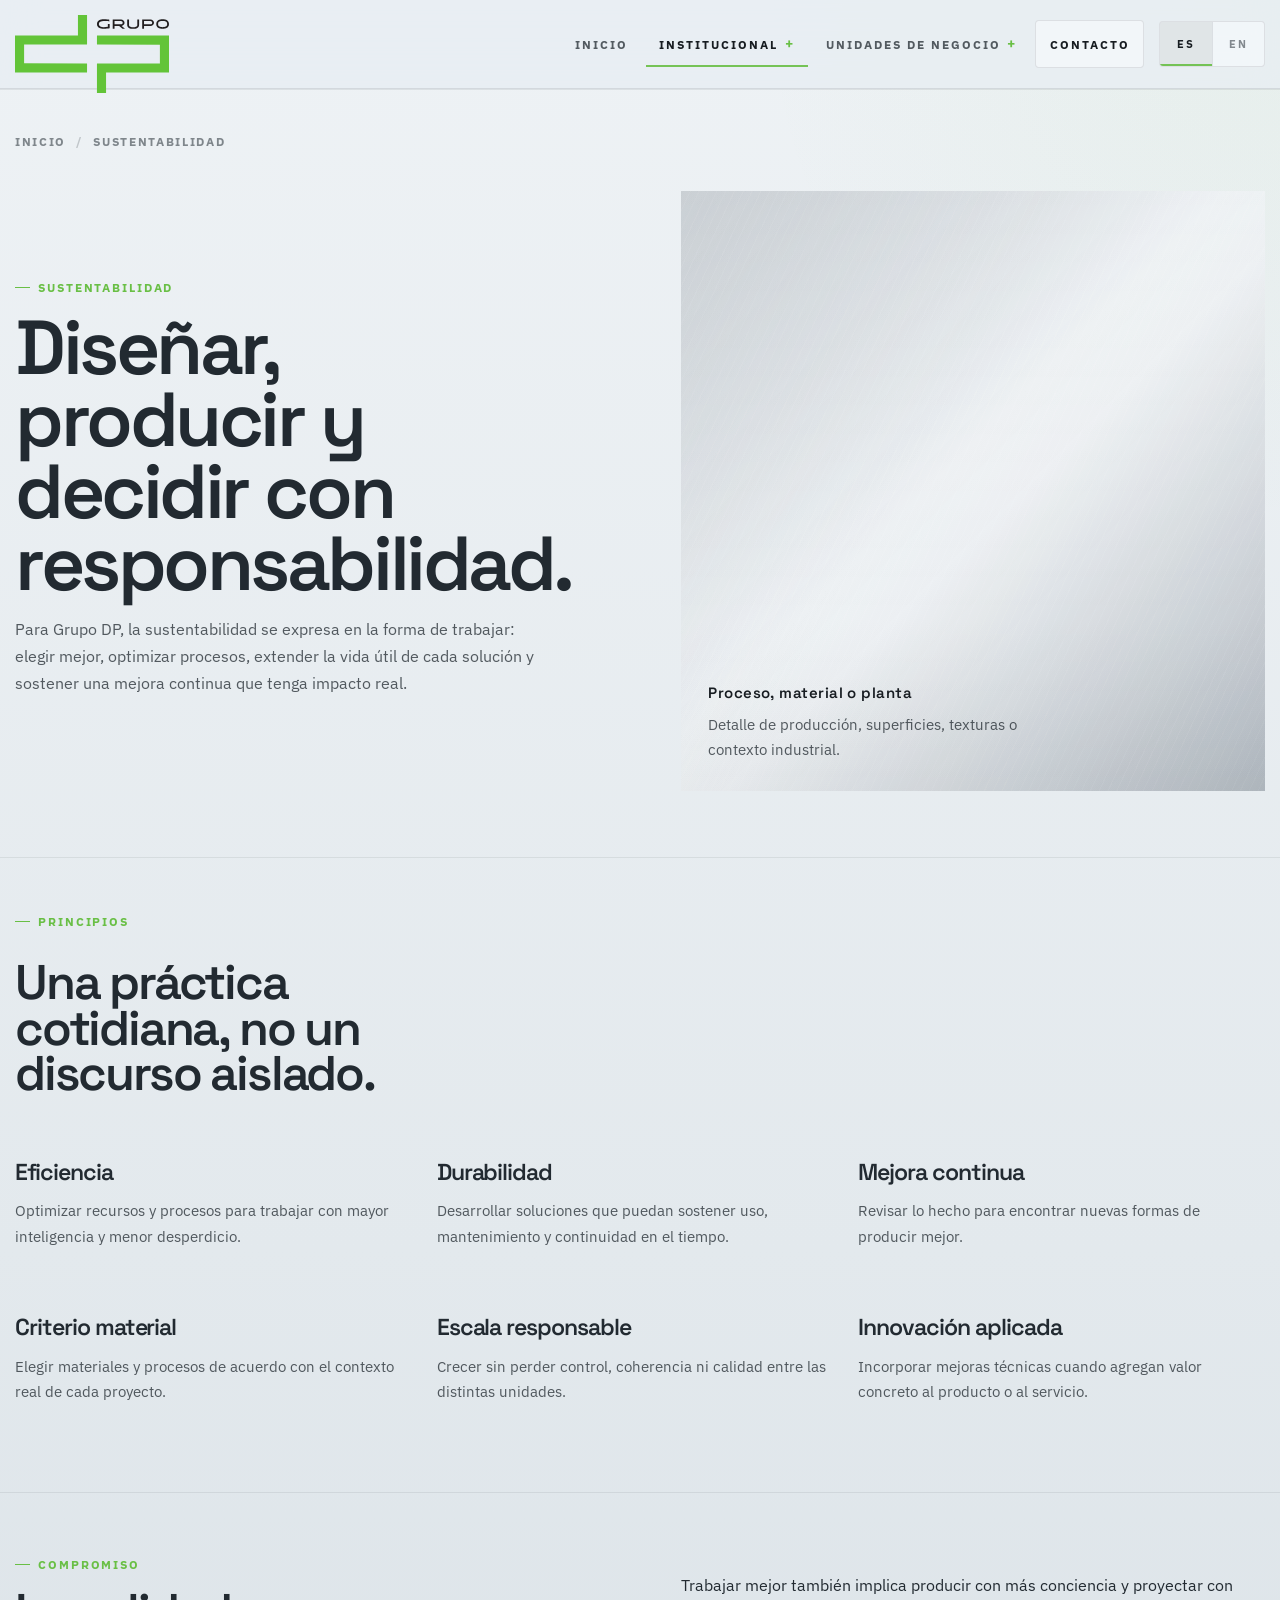
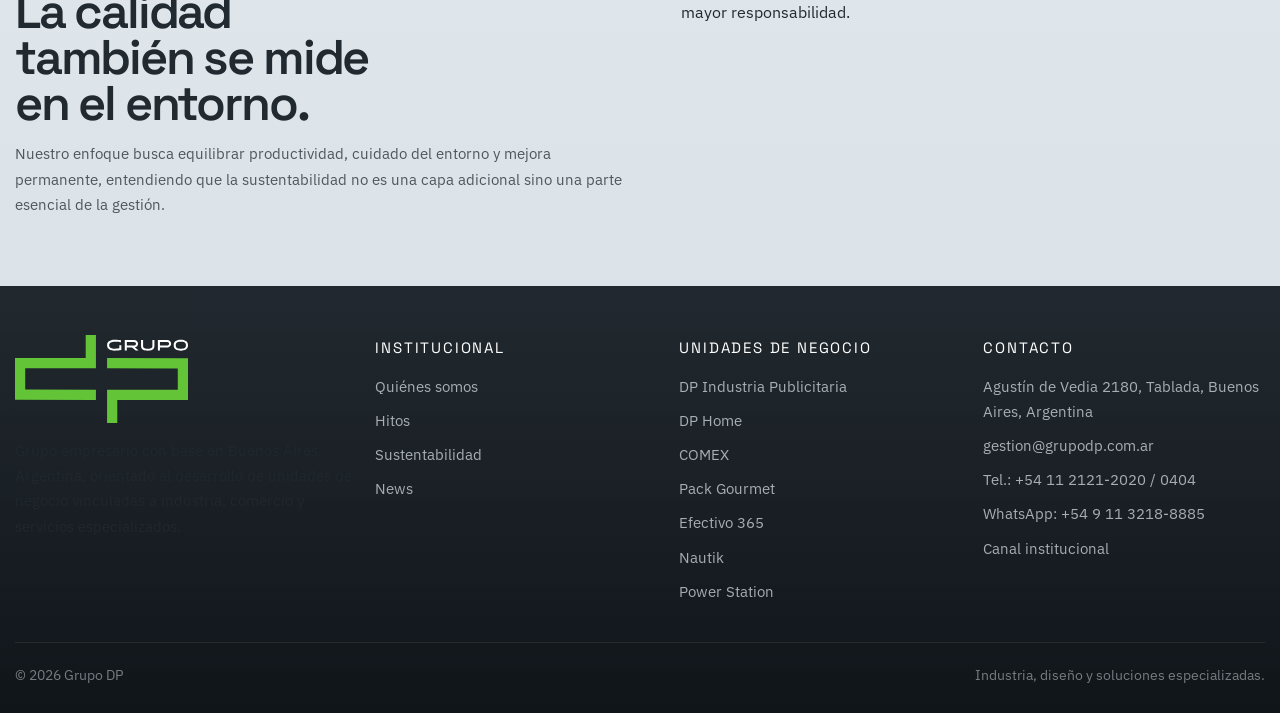
<file: sustentabilidad/index.html>
<!doctype html>
<html lang="es">
  <head>
    <meta charset="UTF-8" />
    <meta name="viewport" content="width=device-width, initial-scale=1.0" />
    <title>Sustentabilidad | Grupo DP</title>
    <meta
      name="description"
      content="La mirada de Grupo DP sobre sustentabilidad, eficiencia y mejora continua aplicada a sus procesos y decisiones."
    />
    <meta
      name="keywords"
      content="Grupo DP, sustentabilidad, eficiencia, mejora continua, producción responsable"
    />
    <link rel="stylesheet" href="../assets/styles.css" />
    <script defer src="../assets/site.js"></script>
  </head>
  <body data-page="sustentabilidad" data-base="../">
    <main id="contenido">
      <section class="page-hero">
        <div class="container">
          <nav class="breadcrumbs" aria-label="Breadcrumb" data-reveal>
            <a href="../index.html">Inicio</a>
            <span>/</span>
            <strong>Sustentabilidad</strong>
          </nav>
          <div class="hero-grid">
            <div class="hero-card hero-card--dark" data-reveal>
              <div class="eyebrow">Sustentabilidad</div>
              <h1>Diseñar, producir y decidir con responsabilidad.</h1>
              <p class="lead">
                Para Grupo DP, la sustentabilidad se expresa en la forma de trabajar: elegir mejor,
                optimizar procesos, extender la vida útil de cada solución y sostener una mejora
                continua que tenga impacto real.
              </p>
            </div>
            <div class="hero-card" data-reveal>
              <div class="placeholder-media placeholder-media--wide">
                <strong>Proceso, material o planta</strong>
                <span>Detalle de producción, superficies, texturas o contexto industrial.</span>
              </div>
            </div>
          </div>
        </div>
      </section>

      <section class="section">
        <div class="container">
          <div class="section-heading" data-reveal>
            <div class="eyebrow">Principios</div>
            <h2>Una práctica cotidiana, no un discurso aislado.</h2>
          </div>
          <div class="card-grid">
            <article class="card" data-reveal>
              <h3>Eficiencia</h3>
              <p>Optimizar recursos y procesos para trabajar con mayor inteligencia y menor desperdicio.</p>
            </article>
            <article class="card" data-reveal>
              <h3>Durabilidad</h3>
              <p>Desarrollar soluciones que puedan sostener uso, mantenimiento y continuidad en el tiempo.</p>
            </article>
            <article class="card" data-reveal>
              <h3>Mejora continua</h3>
              <p>Revisar lo hecho para encontrar nuevas formas de producir mejor.</p>
            </article>
            <article class="card" data-reveal>
              <h3>Criterio material</h3>
              <p>Elegir materiales y procesos de acuerdo con el contexto real de cada proyecto.</p>
            </article>
            <article class="card" data-reveal>
              <h3>Escala responsable</h3>
              <p>Crecer sin perder control, coherencia ni calidad entre las distintas unidades.</p>
            </article>
            <article class="card" data-reveal>
              <h3>Innovación aplicada</h3>
              <p>Incorporar mejoras técnicas cuando agregan valor concreto al producto o al servicio.</p>
            </article>
          </div>
        </div>
      </section>

      <section class="section section--muted">
        <div class="container split-layout split-layout--top">
          <div data-reveal>
            <div class="eyebrow">Compromiso</div>
            <h2>La calidad también se mide en el entorno.</h2>
            <p>
              Nuestro enfoque busca equilibrar productividad, cuidado del entorno y mejora
              permanente, entendiendo que la sustentabilidad no es una capa adicional sino una parte
              esencial de la gestión.
            </p>
          </div>
          <div class="quote" data-reveal>
            Trabajar mejor también implica producir con más conciencia y proyectar con mayor
            responsabilidad.
          </div>
        </div>
      </section>
    </main>
  </body>
</html>
</file>
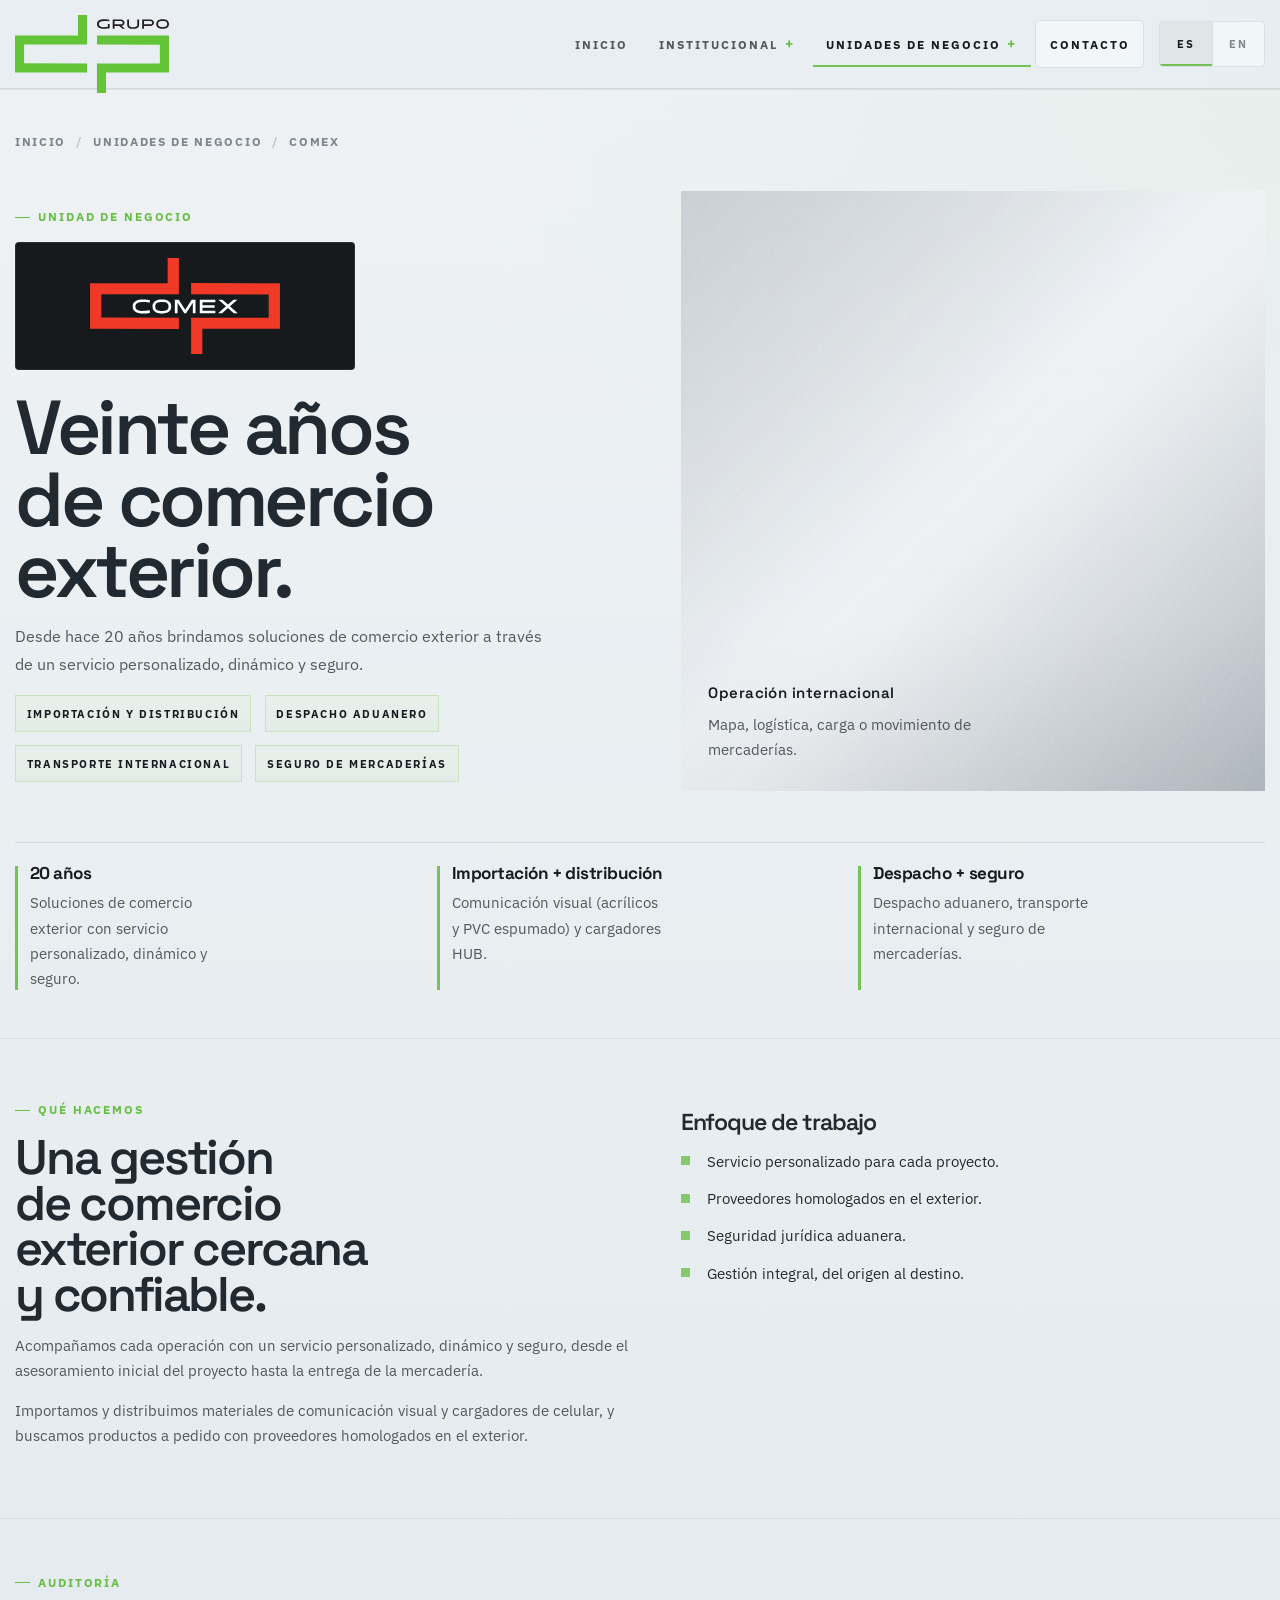
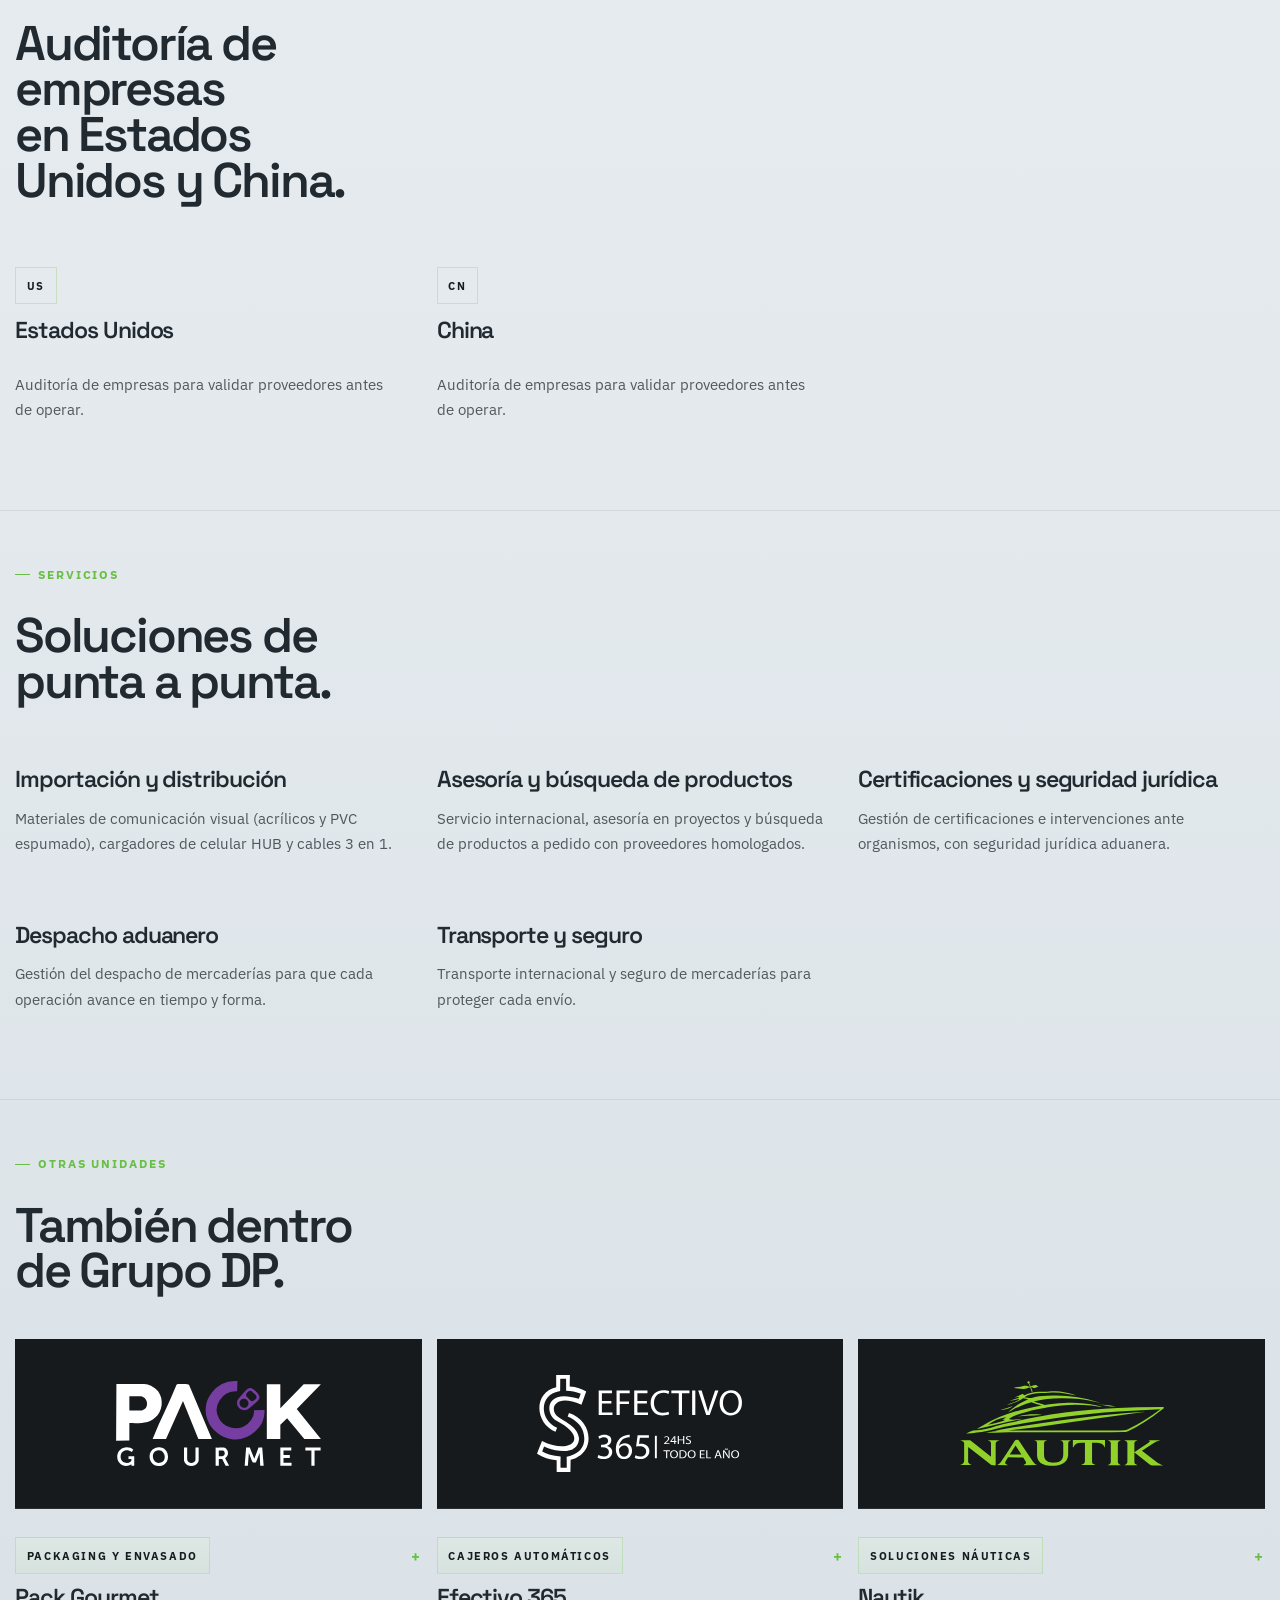
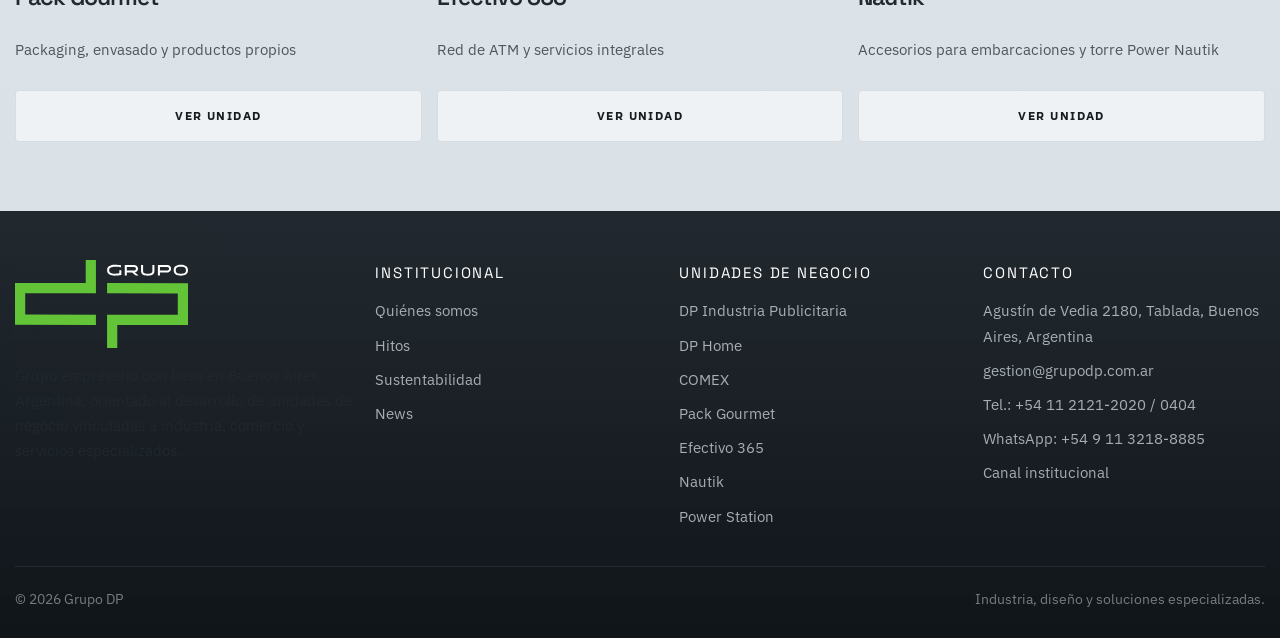
<file: unidades/comex/index.html>
<!doctype html>
<html lang="es">
  <head>
    <meta charset="UTF-8" />
    <meta name="viewport" content="width=device-width, initial-scale=1.0" />
    <title>COMEX | Grupo DP</title>
    <meta
      name="description"
      content="COMEX brinda desde hace 20 a&ntilde;os soluciones de comercio exterior con servicio personalizado, din&aacute;mico y seguro: importaci&oacute;n y distribuci&oacute;n, despacho aduanero, transporte internacional y seguro de mercader&iacute;as."
    />
    <meta
      name="keywords"
      content="COMEX, comercio exterior, importaci&oacute;n, distribuci&oacute;n, despacho aduanero, transporte internacional, seguro de mercader&iacute;as, auditor&iacute;a de empresas, Estados Unidos, China"
    />
    <link rel="stylesheet" href="../../assets/styles.css" />
    <script defer src="../../assets/site.js"></script>
  </head>
  <body data-page="comex" data-base="../../">
    <main id="contenido">
      <section class="page-hero">
        <div class="container">
          <nav class="breadcrumbs" aria-label="Breadcrumb" data-reveal>
            <a href="../../index.html">Inicio</a>
            <span>/</span>
            <a href="../../index.html#unidades">Unidades de negocio</a>
            <span>/</span>
            <strong>COMEX</strong>
          </nav>
          <div class="hero-grid">
            <div class="hero-card hero-card--dark" data-reveal>
              <div class="eyebrow">Unidad de negocio</div>
              <div class="unit-identity unit-identity--logo" aria-hidden="true">
                <span class="unit-identity__mark">
                  <img src="../../logos/SVG/04_DP_COMEX.svg" alt="" />
                </span>
              </div>
              <h1>Veinte a&ntilde;os de comercio exterior.</h1>
              <p class="lead">
                Desde hace 20 a&ntilde;os brindamos soluciones de comercio exterior a trav&eacute;s de un
                servicio personalizado, din&aacute;mico y seguro.
              </p>
              <div class="tag-row">
                <div class="tag">Importaci&oacute;n y distribuci&oacute;n</div>
                <div class="tag">Despacho aduanero</div>
                <div class="tag">Transporte internacional</div>
                <div class="tag">Seguro de mercader&iacute;as</div>
              </div>
            </div>
            <div class="hero-card" data-reveal>
              <div class="placeholder-media placeholder-media--wide">
                <strong>Operaci&oacute;n internacional</strong>
                <span>Mapa, log&iacute;stica, carga o movimiento de mercader&iacute;as.</span>
              </div>
            </div>
          </div>
          <div class="meta-grid unit-meta-grid" data-unit-meta data-reveal></div>
        </div>
      </section>

      <section class="section">
        <div class="container split-layout split-layout--top">
          <div data-reveal>
            <div class="eyebrow">Qu&eacute; hacemos</div>
            <h2>Una gesti&oacute;n de comercio exterior cercana y confiable.</h2>
            <p>
              Acompa&ntilde;amos cada operaci&oacute;n con un servicio personalizado, din&aacute;mico y seguro,
              desde el asesoramiento inicial del proyecto hasta la entrega de la mercader&iacute;a.
            </p>
            <p>
              Importamos y distribuimos materiales de comunicaci&oacute;n visual y cargadores de celular,
              y buscamos productos a pedido con proveedores homologados en el exterior.
            </p>
          </div>
          <div class="panel" data-reveal>
            <h3>Enfoque de trabajo</h3>
            <ul class="list-clean">
              <li>Servicio personalizado para cada proyecto.</li>
              <li>Proveedores homologados en el exterior.</li>
              <li>Seguridad jur&iacute;dica aduanera.</li>
              <li>Gesti&oacute;n integral, del origen al destino.</li>
            </ul>
          </div>
        </div>
      </section>

      <section class="section section--muted">
        <div class="container">
          <div class="section-heading" data-reveal>
            <div class="eyebrow">Auditor&iacute;a</div>
            <h2>Auditor&iacute;a de empresas en Estados Unidos y China.</h2>
          </div>
          <div class="market-grid">
            <article class="card market-card" data-reveal>
              <div class="market-badge">US</div>
              <h3>Estados Unidos</h3>
              <p>Auditor&iacute;a de empresas para validar proveedores antes de operar.</p>
            </article>
            <article class="card market-card" data-reveal>
              <div class="market-badge">CN</div>
              <h3>China</h3>
              <p>Auditor&iacute;a de empresas para validar proveedores antes de operar.</p>
            </article>
          </div>
        </div>
      </section>

      <section class="section">
        <div class="container">
          <div class="section-heading" data-reveal>
            <div class="eyebrow">Servicios</div>
            <h2>Soluciones de punta a punta.</h2>
          </div>
          <div class="service-grid">
            <article class="card" data-reveal>
              <h3>Importaci&oacute;n y distribuci&oacute;n</h3>
              <p>Materiales de comunicaci&oacute;n visual (acr&iacute;licos y PVC espumado), cargadores de celular HUB y cables 3 en 1.</p>
            </article>
            <article class="card" data-reveal>
              <h3>Asesor&iacute;a y b&uacute;squeda de productos</h3>
              <p>Servicio internacional, asesor&iacute;a en proyectos y b&uacute;squeda de productos a pedido con proveedores homologados.</p>
            </article>
            <article class="card" data-reveal>
              <h3>Certificaciones y seguridad jur&iacute;dica</h3>
              <p>Gesti&oacute;n de certificaciones e intervenciones ante organismos, con seguridad jur&iacute;dica aduanera.</p>
            </article>
            <article class="card" data-reveal>
              <h3>Despacho aduanero</h3>
              <p>Gesti&oacute;n del despacho de mercader&iacute;as para que cada operaci&oacute;n avance en tiempo y forma.</p>
            </article>
            <article class="card" data-reveal>
              <h3>Transporte y seguro</h3>
              <p>Transporte internacional y seguro de mercader&iacute;as para proteger cada env&iacute;o.</p>
            </article>
          </div>
        </div>
      </section>
      <section class="section section--dark">
        <div class="container">
          <div class="section-heading" data-reveal>
            <div class="eyebrow unit-related__eyebrow">Otras unidades</div>
            <h2 class="unit-related__title">Tambi&eacute;n dentro de Grupo DP.</h2>
          </div>
          <div class="brand-grid" data-related-brands data-reveal></div>
        </div>
      </section>
    </main>
  </body>
</html>
</file>
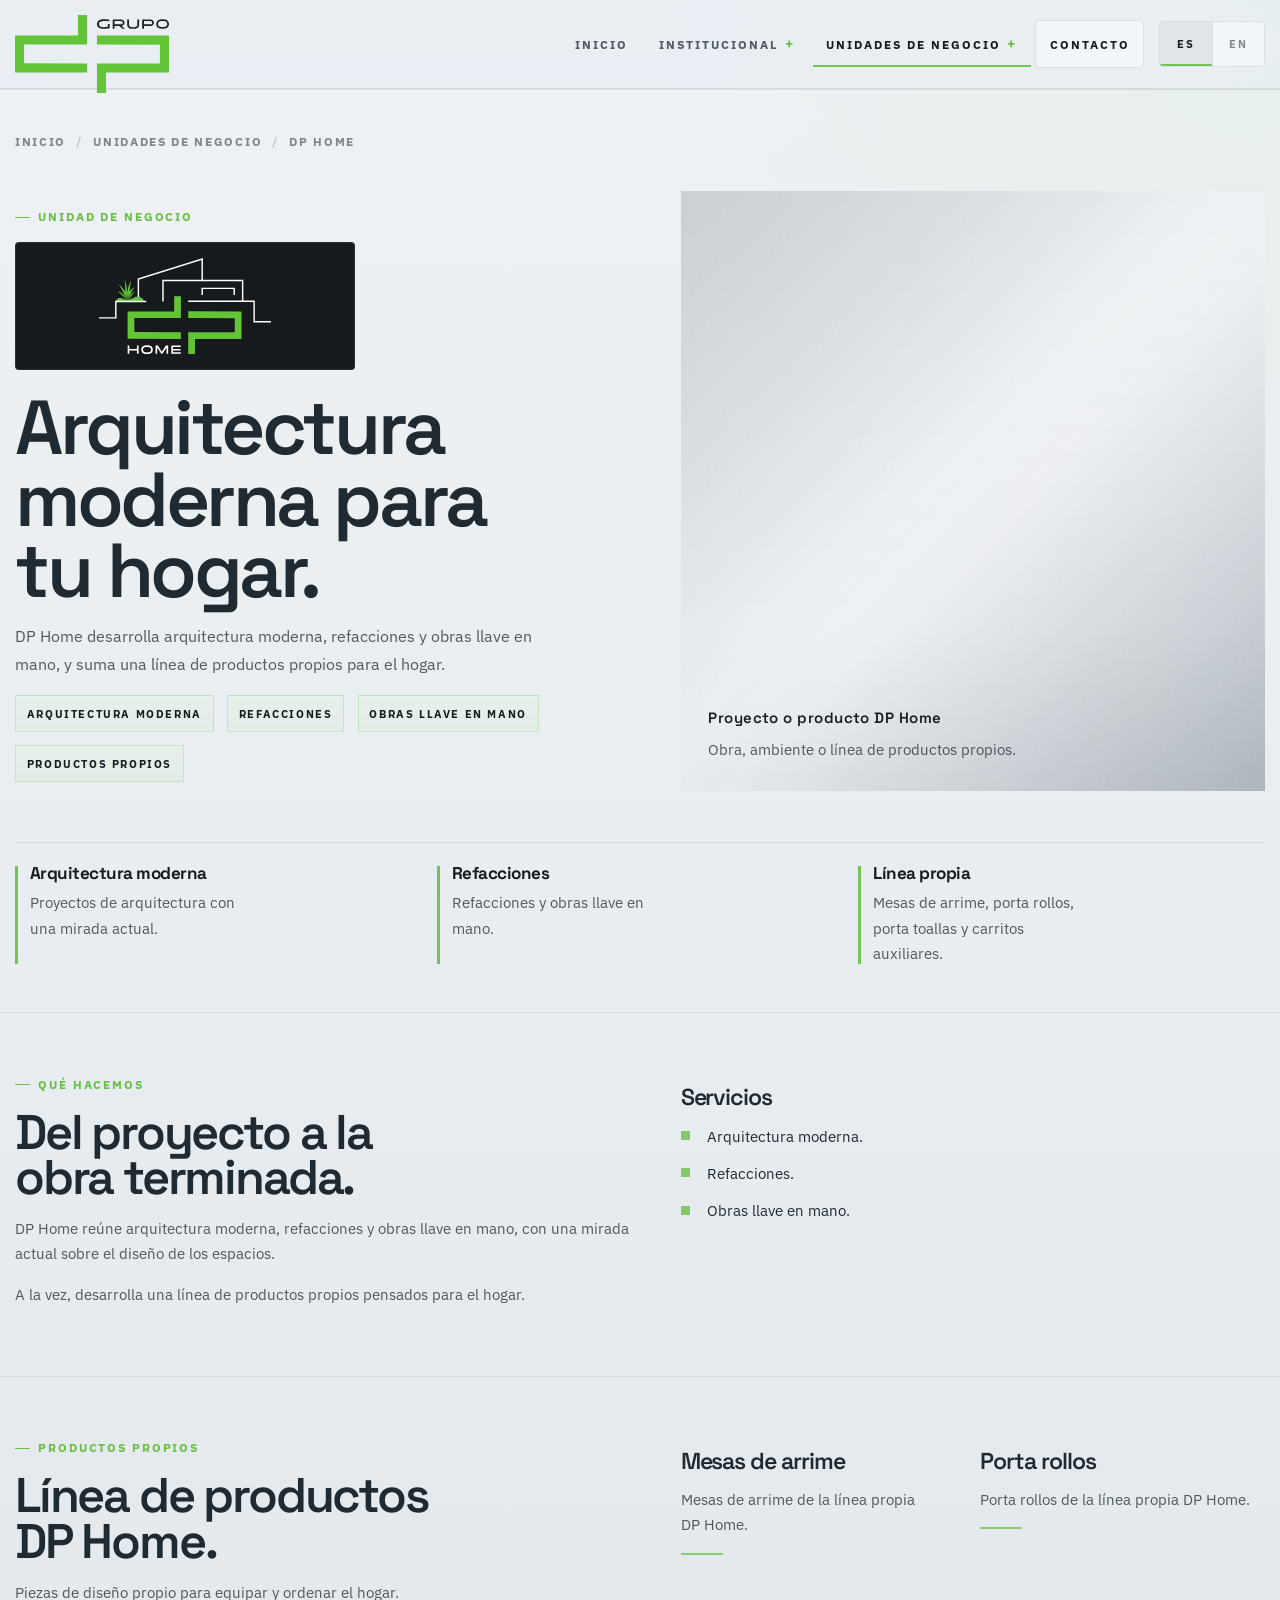
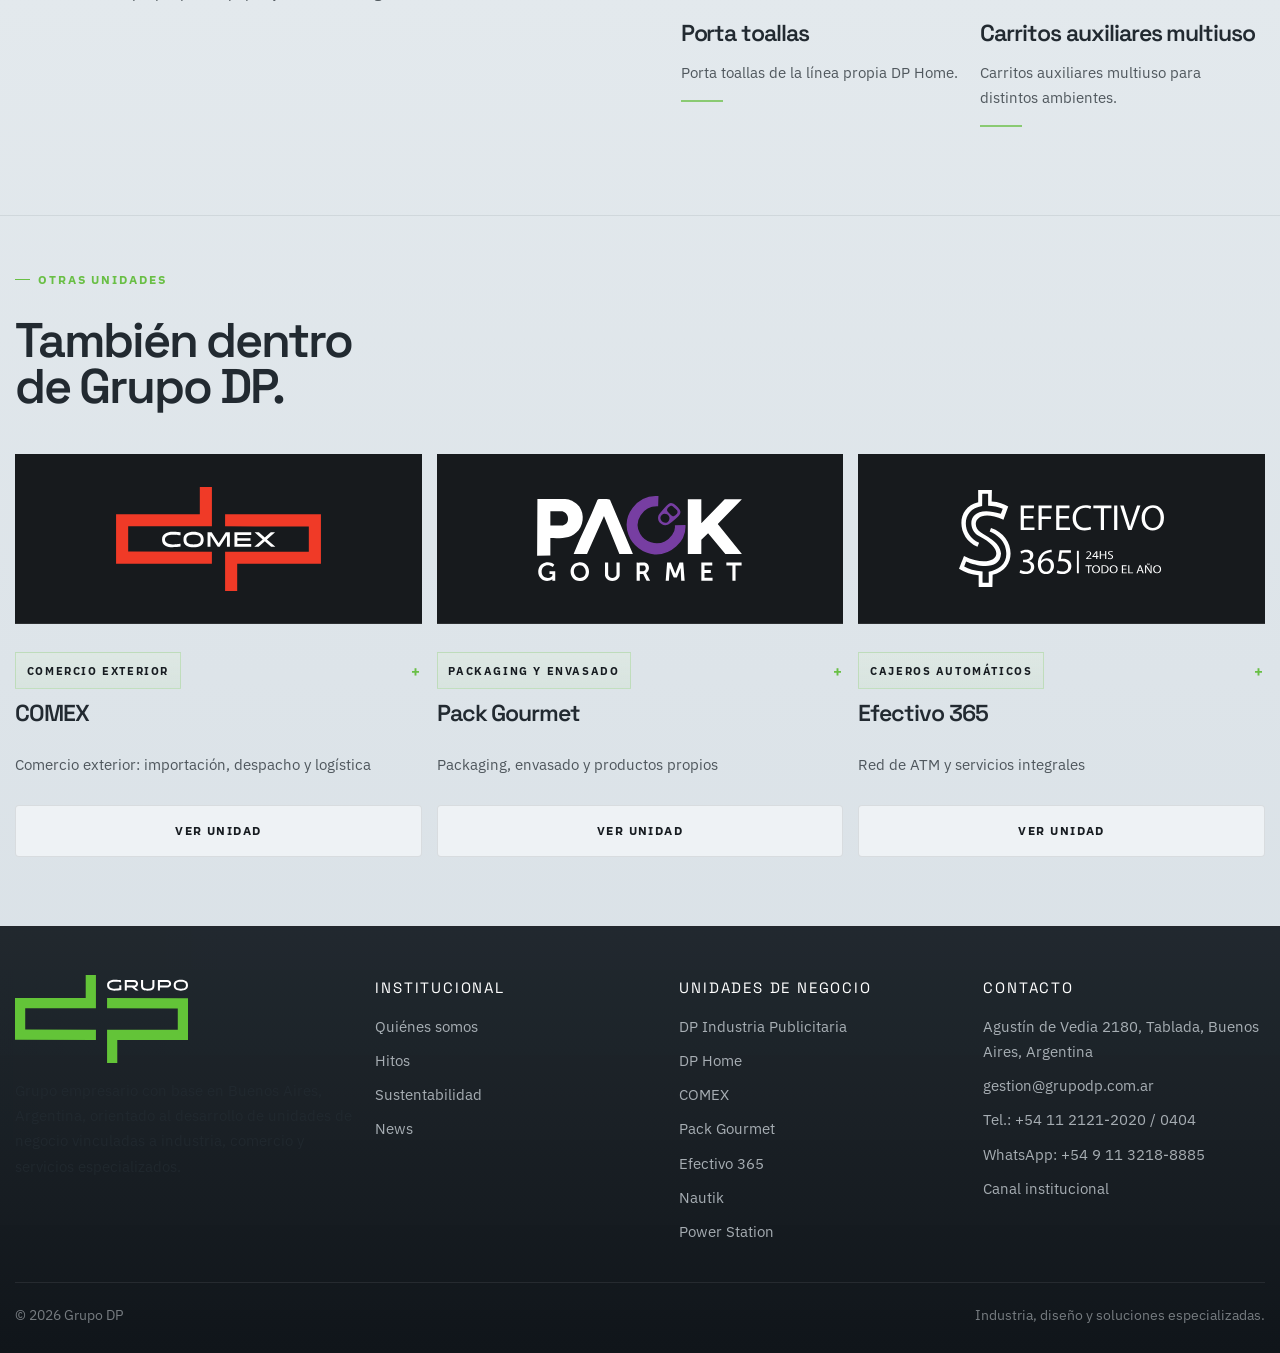
<file: unidades/dp-home/index.html>
<!doctype html>
<html lang="es">
  <head>
    <meta charset="UTF-8" />
    <meta name="viewport" content="width=device-width, initial-scale=1.0" />
    <title>DP Home | Grupo DP</title>
    <meta
      name="description"
      content="DP Home desarrolla arquitectura moderna, refacciones y obras llave en mano, y ofrece una l&iacute;nea de productos propios: mesas de arrime, porta rollos, porta toallas y carritos auxiliares multiuso."
    />
    <meta
      name="keywords"
      content="DP Home, arquitectura moderna, refacciones, obras llave en mano, mesas de arrime, porta rollos, porta toallas, carritos auxiliares"
    />
    <link rel="stylesheet" href="../../assets/styles.css" />
    <script defer src="../../assets/site.js"></script>
  </head>
  <body data-page="dphome" data-base="../../">
    <main id="contenido">
      <section class="page-hero">
        <div class="container">
          <nav class="breadcrumbs" aria-label="Breadcrumb" data-reveal>
            <a href="../../index.html">Inicio</a>
            <span>/</span>
            <a href="../../index.html#unidades">Unidades de negocio</a>
            <span>/</span>
            <strong>DP Home</strong>
          </nav>
          <div class="hero-grid">
            <div class="hero-card hero-card--dark" data-reveal>
              <div class="eyebrow">Unidad de negocio</div>
              <div class="unit-identity unit-identity--logo" aria-hidden="true">
                <span class="unit-identity__mark">
                  <img src="../../logos/SVG/02_DP_HOME.svg" alt="" />
                </span>
              </div>
              <h1>Arquitectura moderna para tu hogar.</h1>
              <p class="lead">
                DP Home desarrolla arquitectura moderna, refacciones y obras llave en mano, y suma una l&iacute;nea de productos propios para el hogar.
              </p>
              <div class="tag-row">
                <div class="tag">Arquitectura moderna</div>
                <div class="tag">Refacciones</div>
                <div class="tag">Obras llave en mano</div>
                <div class="tag">Productos propios</div>
              </div>
            </div>
            <div class="hero-card" data-reveal>
              <div class="placeholder-media placeholder-media--wide">
                <strong>Proyecto o producto DP Home</strong>
                <span>Obra, ambiente o l&iacute;nea de productos propios.</span>
              </div>
            </div>
          </div>
          <div class="meta-grid unit-meta-grid" data-unit-meta data-reveal></div>
        </div>
      </section>

      <section class="section">
        <div class="container split-layout split-layout--top">
          <div data-reveal>
            <div class="eyebrow">Qu&eacute; hacemos</div>
            <h2>Del proyecto a la obra terminada.</h2>
            <p>
              DP Home re&uacute;ne arquitectura moderna, refacciones y obras llave en mano, con una mirada actual sobre el dise&ntilde;o de los espacios.
            </p>
            <p>
              A la vez, desarrolla una l&iacute;nea de productos propios pensados para el hogar.
            </p>
          </div>
          <div class="panel" data-reveal>
            <h3>Servicios</h3>
            <ul class="list-clean">
              <li>Arquitectura moderna.</li>
              <li>Refacciones.</li>
              <li>Obras llave en mano.</li>
            </ul>
          </div>
        </div>
      </section>

      <section class="section section--muted">
        <div class="container split-layout split-layout--top">
          <div data-reveal>
            <div class="eyebrow">Productos propios</div>
            <h2>L&iacute;nea de productos DP Home.</h2>
            <p>
              Piezas de dise&ntilde;o propio para equipar y ordenar el hogar.
            </p>
          </div>
          <div class="spec-grid">
            <article class="card spec-card" data-reveal>
              <h3>Mesas de arrime</h3>
              <p>Mesas de arrime de la l&iacute;nea propia DP Home.</p>
            </article>
            <article class="card spec-card" data-reveal>
              <h3>Porta rollos</h3>
              <p>Porta rollos de la l&iacute;nea propia DP Home.</p>
            </article>
            <article class="card spec-card" data-reveal>
              <h3>Porta toallas</h3>
              <p>Porta toallas de la l&iacute;nea propia DP Home.</p>
            </article>
            <article class="card spec-card" data-reveal>
              <h3>Carritos auxiliares multiuso</h3>
              <p>Carritos auxiliares multiuso para distintos ambientes.</p>
            </article>
          </div>
        </div>
      </section>
      <section class="section">
        <div class="container">
          <div class="section-heading" data-reveal>
            <div class="eyebrow unit-related__eyebrow">Otras unidades</div>
            <h2 class="unit-related__title">Tambi&eacute;n dentro de Grupo DP.</h2>
          </div>
          <div class="brand-grid" data-related-brands data-reveal></div>
        </div>
      </section>
    </main>
  </body>
</html>
</file>
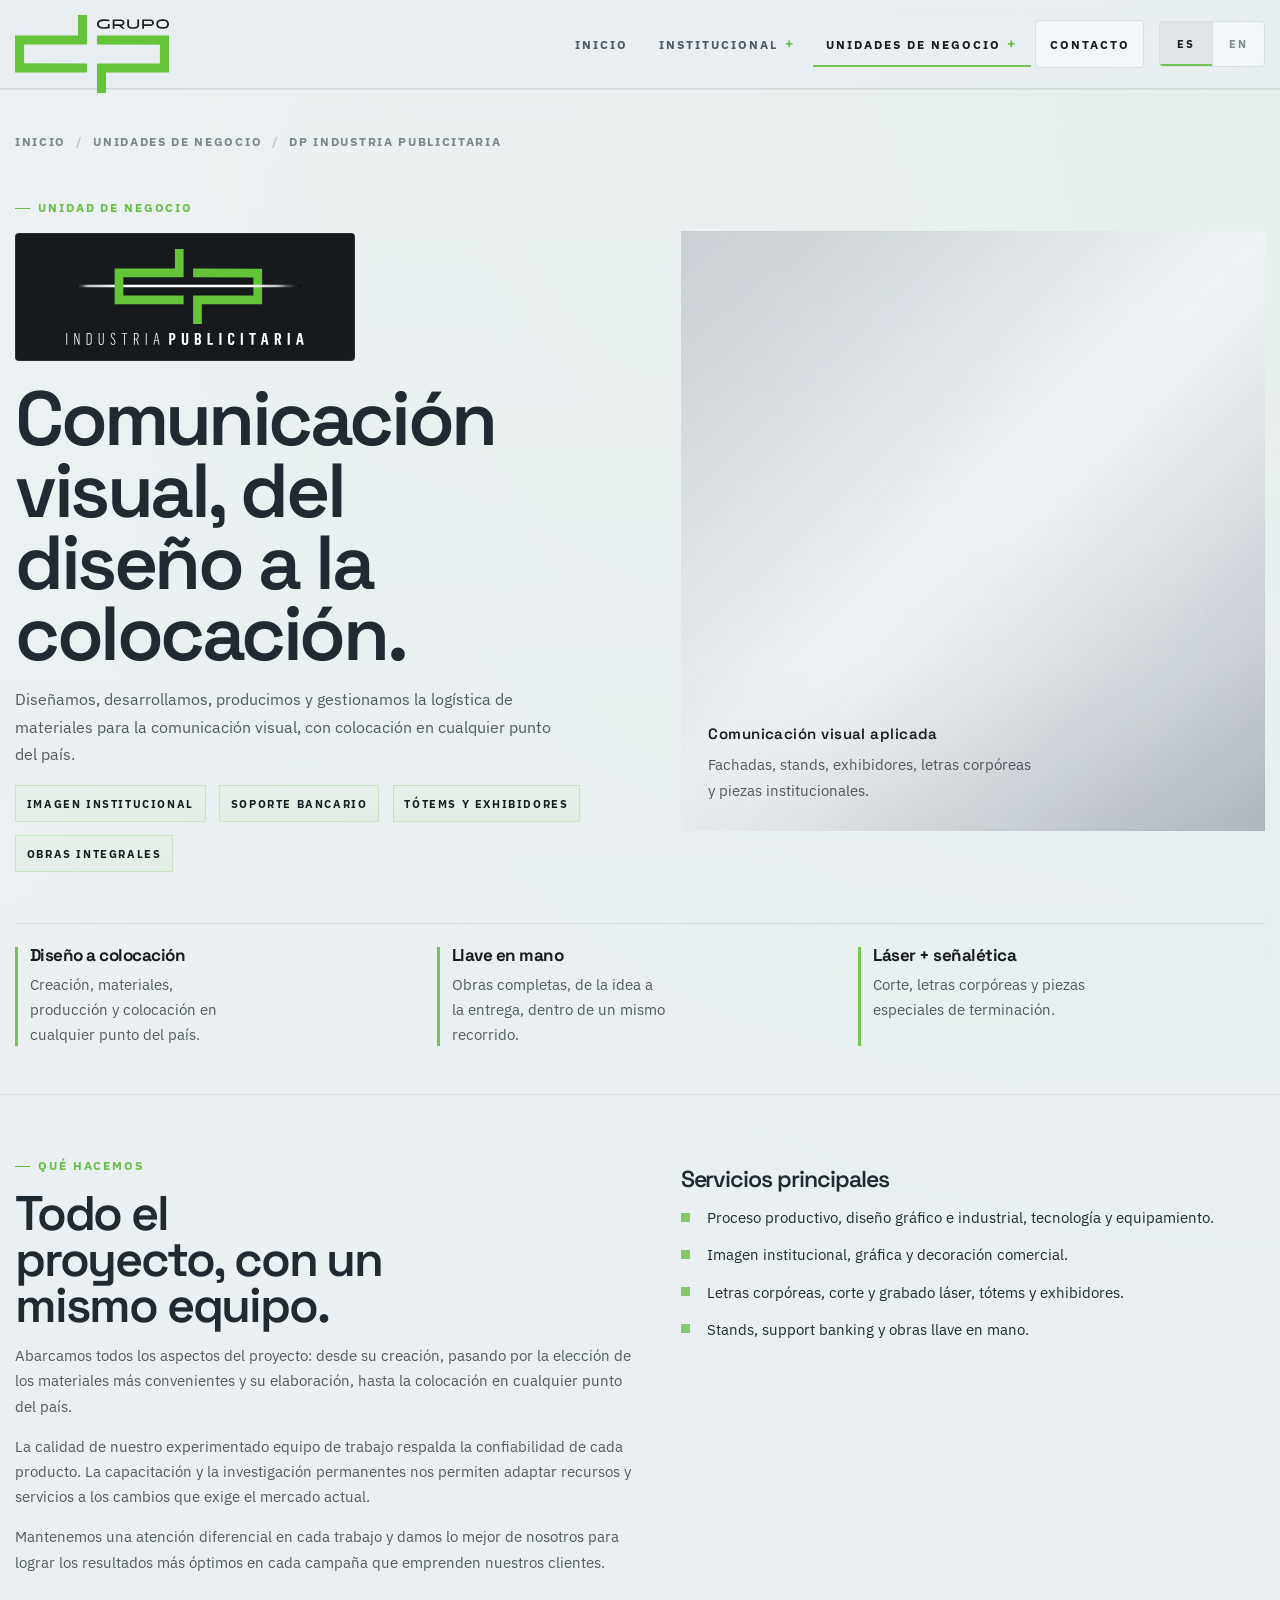
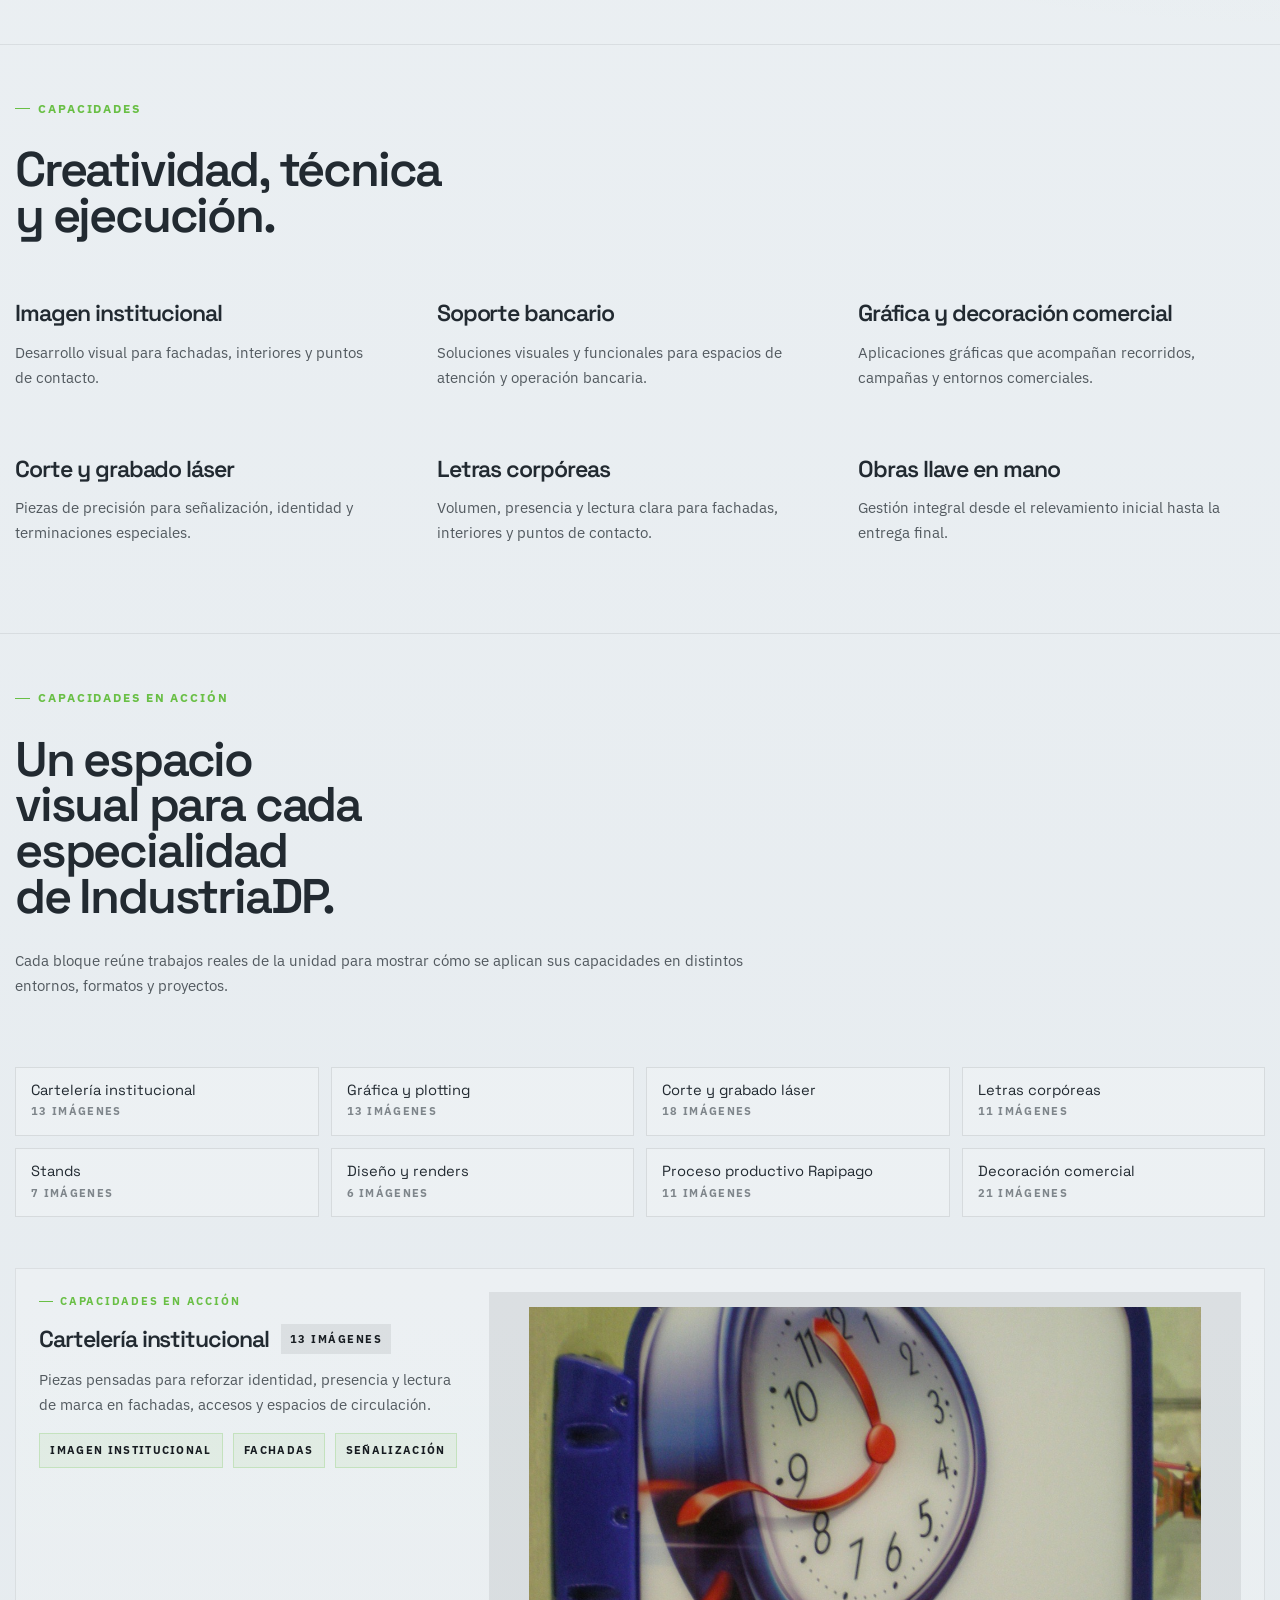
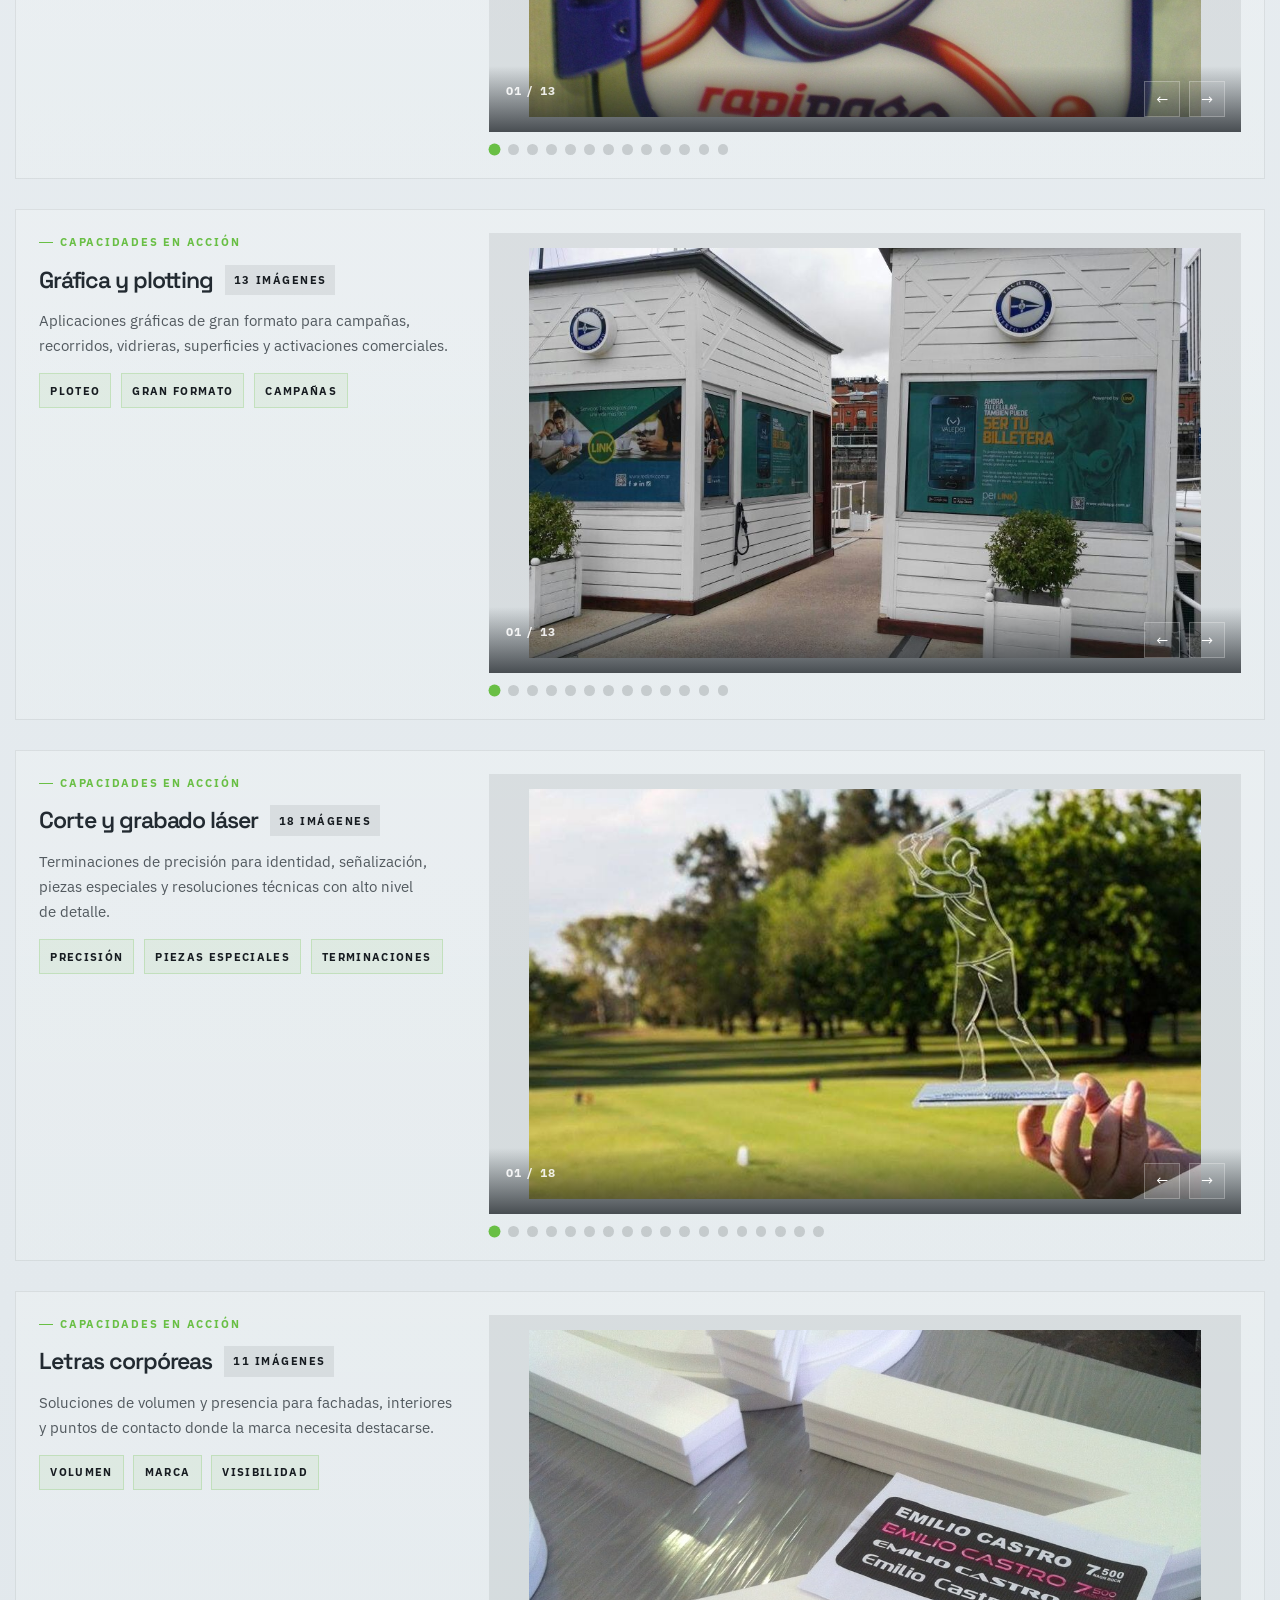
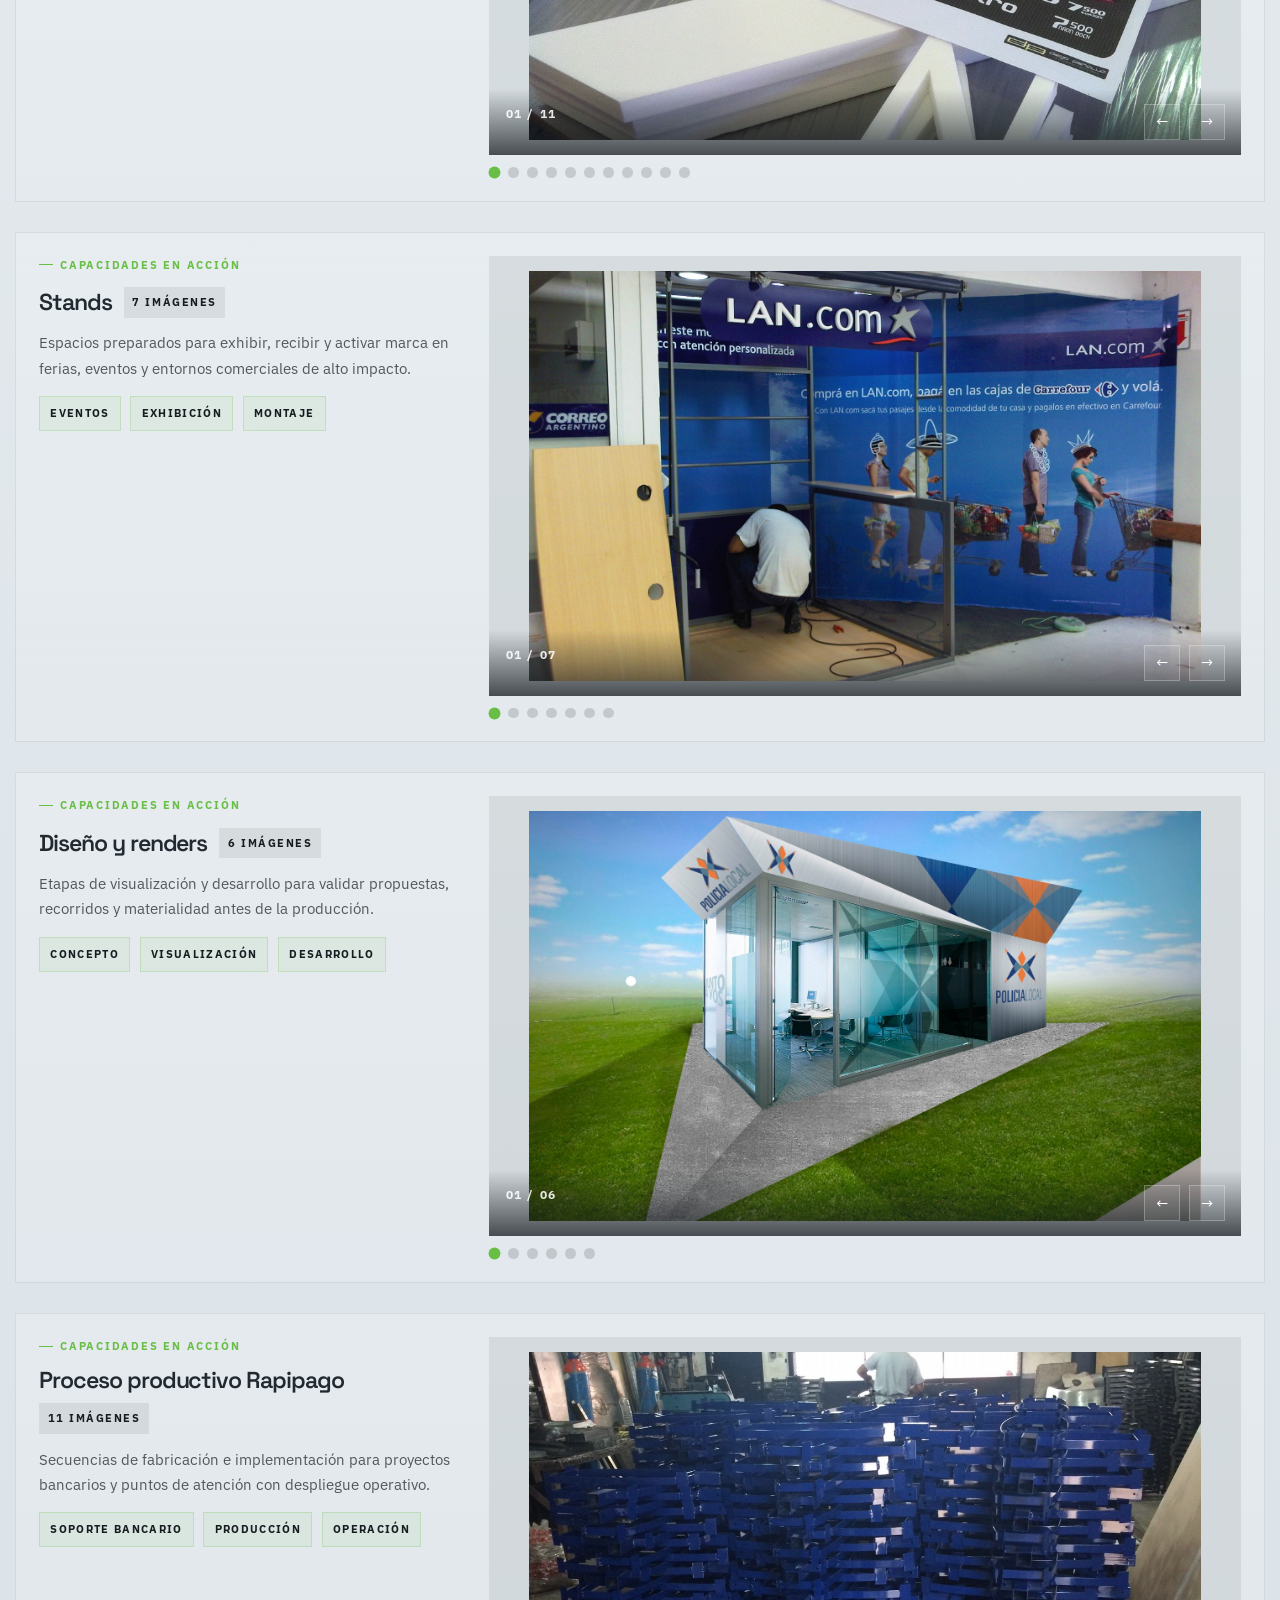
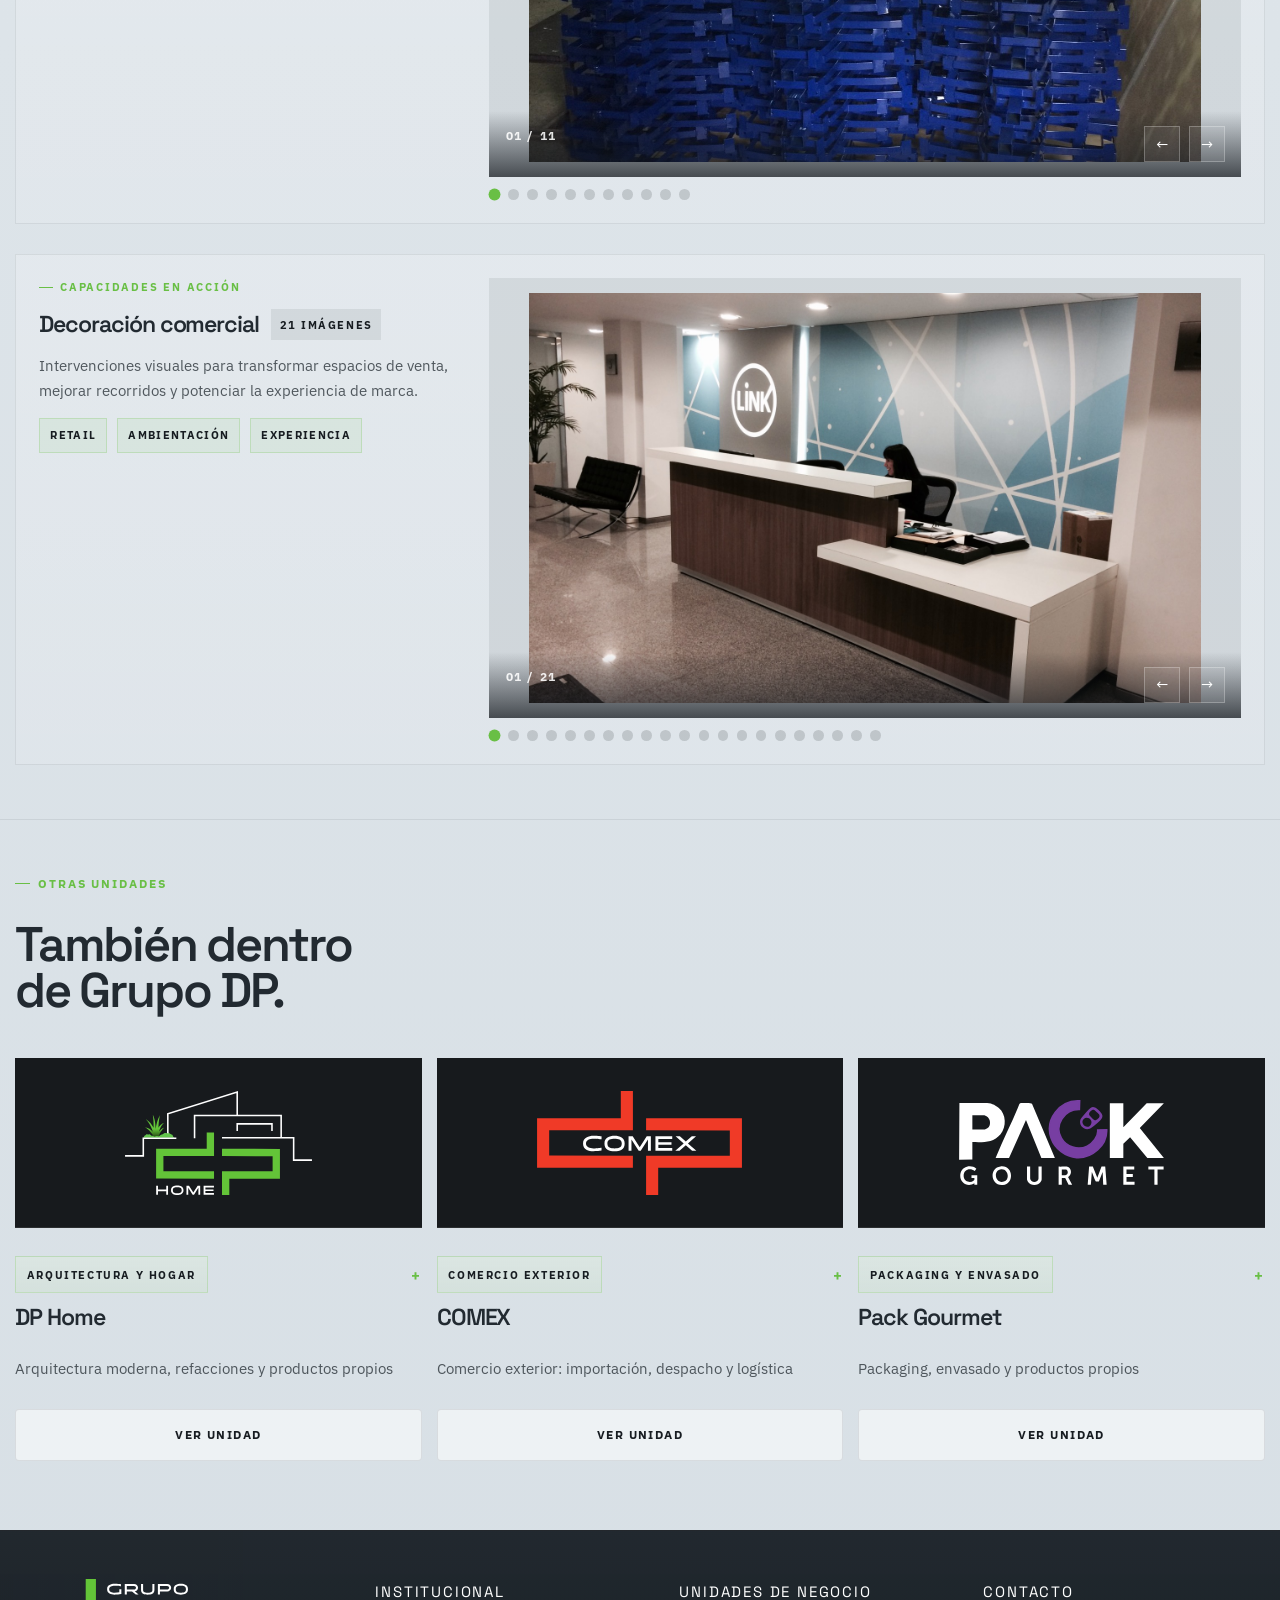
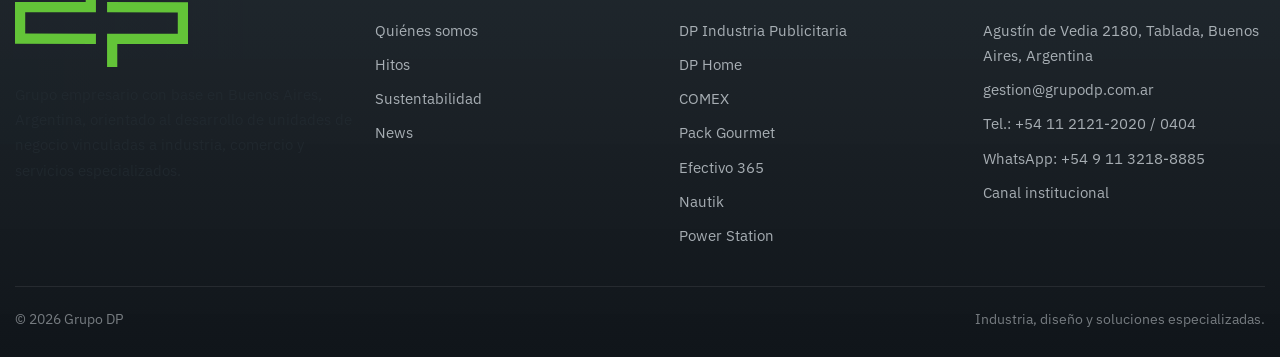
<file: unidades/dp-industria-publicitaria/index.html>
<!doctype html>
<html lang="es">
  <head>
    <meta charset="UTF-8" />
    <meta name="viewport" content="width=device-width, initial-scale=1.0" />
    <title>DP Industria Publicitaria | Grupo DP</title>
    <meta
      name="description"
      content="DP Industria Publicitaria dise&ntilde;a, desarrolla, produce y gestiona la log&iacute;stica de materiales para comunicaci&oacute;n visual, con colocaci&oacute;n en cualquier punto del pa&iacute;s."
    />
    <meta
      name="keywords"
      content="DP Industria Publicitaria, comunicaci&oacute;n visual, imagen institucional, stands, exhibidores, gr&aacute;fica, letras corp&oacute;reas, obras llave en mano"
    />
    <link rel="stylesheet" href="../../assets/styles.css" />
    <script defer src="../../assets/site.js"></script>
  </head>
  <body data-page="dp" data-base="../../">
    <main id="contenido">
      <section class="page-hero">
        <div class="container">
          <nav class="breadcrumbs" aria-label="Breadcrumb" data-reveal>
            <a href="../../index.html">Inicio</a>
            <span>/</span>
            <a href="../../index.html#unidades">Unidades de negocio</a>
            <span>/</span>
            <strong>DP Industria Publicitaria</strong>
          </nav>
          <div class="hero-grid">
            <div class="hero-card hero-card--dark" data-reveal>
              <div class="eyebrow">Unidad de negocio</div>
              <div class="unit-identity unit-identity--logo" aria-hidden="true">
                <span class="unit-identity__mark">
                  <img src="../../logos/SVG/03_DP_INDUSTRIA_PUBLICITARIA.svg" alt="" />
                </span>
              </div>
              <h1>Comunicaci&oacute;n visual, del dise&ntilde;o a la colocaci&oacute;n.</h1>
              <p class="lead">
                Dise&ntilde;amos, desarrollamos, producimos y gestionamos la log&iacute;stica de materiales para
                la comunicaci&oacute;n visual, con colocaci&oacute;n en cualquier punto del pa&iacute;s.
              </p>
              <div class="tag-row">
                <div class="tag">Imagen institucional</div>
                <div class="tag">Soporte bancario</div>
                <div class="tag">Tótems y exhibidores</div>
                <div class="tag">Obras integrales</div>
              </div>
            </div>
            <div class="hero-card" data-reveal>
              <div class="placeholder-media placeholder-media--wide">
                <strong>Comunicación visual aplicada</strong>
                <span>Fachadas, stands, exhibidores, letras corpóreas y piezas institucionales.</span>
              </div>
            </div>
          </div>
          <div class="meta-grid unit-meta-grid" data-unit-meta data-reveal></div>
        </div>
      </section>

      <section class="section">
        <div class="container split-layout split-layout--top">
          <div data-reveal>
            <div class="eyebrow">Qu&eacute; hacemos</div>
            <h2>Todo el proyecto, con un mismo equipo.</h2>
            <p>
              Abarcamos todos los aspectos del proyecto: desde su creaci&oacute;n, pasando por la elecci&oacute;n de los materiales m&aacute;s convenientes y su elaboraci&oacute;n, hasta la colocaci&oacute;n en cualquier punto del pa&iacute;s.
            </p>
            <p>
              La calidad de nuestro experimentado equipo de trabajo respalda la confiabilidad de cada producto. La capacitaci&oacute;n y la investigaci&oacute;n permanentes nos permiten adaptar recursos y servicios a los cambios que exige el mercado actual.
            </p>
            <p>
              Mantenemos una atenci&oacute;n diferencial en cada trabajo y damos lo mejor de nosotros para lograr los resultados m&aacute;s &oacute;ptimos en cada campa&ntilde;a que emprenden nuestros clientes.
            </p>
          </div>
          <div class="panel" data-reveal>
            <h3>Servicios principales</h3>
            <ul class="list-clean">
              <li>Proceso productivo, dise&ntilde;o gr&aacute;fico e industrial, tecnolog&iacute;a y equipamiento.</li>
              <li>Imagen institucional, gr&aacute;fica y decoraci&oacute;n comercial.</li>
              <li>Letras corp&oacute;reas, corte y grabado l&aacute;ser, t&oacute;tems y exhibidores.</li>
              <li>Stands, support banking y obras llave en mano.</li>
            </ul>
          </div>
        </div>
      </section>

      <section class="section section--muted">
        <div class="container">
          <div class="section-heading" data-reveal>
            <div class="eyebrow">Capacidades</div>
            <h2>Creatividad, técnica y ejecución.</h2>
          </div>
          <div class="service-grid">
            <article class="card" data-reveal>
              <h3>Imagen institucional</h3>
              <p>Desarrollo visual para fachadas, interiores y puntos de contacto.</p>
            </article>
            <article class="card" data-reveal>
              <h3>Soporte bancario</h3>
              <p>Soluciones visuales y funcionales para espacios de atención y operación bancaria.</p>
            </article>
            <article class="card" data-reveal>
              <h3>Gráfica y decoración comercial</h3>
              <p>Aplicaciones gráficas que acompañan recorridos, campañas y entornos comerciales.</p>
            </article>
            <article class="card" data-reveal>
              <h3>Corte y grabado láser</h3>
              <p>Piezas de precisión para señalización, identidad y terminaciones especiales.</p>
            </article>
            <article class="card" data-reveal>
              <h3>Letras corpóreas</h3>
              <p>Volumen, presencia y lectura clara para fachadas, interiores y puntos de contacto.</p>
            </article>
            <article class="card" data-reveal>
              <h3>Obras llave en mano</h3>
              <p>Gestión integral desde el relevamiento inicial hasta la entrega final.</p>
            </article>
          </div>
        </div>
      </section>

      <section class="section section--dark">
        <div class="container">
          <div class="capability-showcase" data-capability-showcase></div>
        </div>
      </section>
      <section class="section">
        <div class="container">
          <div class="section-heading" data-reveal>
            <div class="eyebrow unit-related__eyebrow">Otras unidades</div>
            <h2 class="unit-related__title">También dentro de Grupo DP.</h2>
          </div>
          <div class="brand-grid" data-related-brands data-reveal></div>
        </div>
      </section>
    </main>
  </body>
</html>
</file>
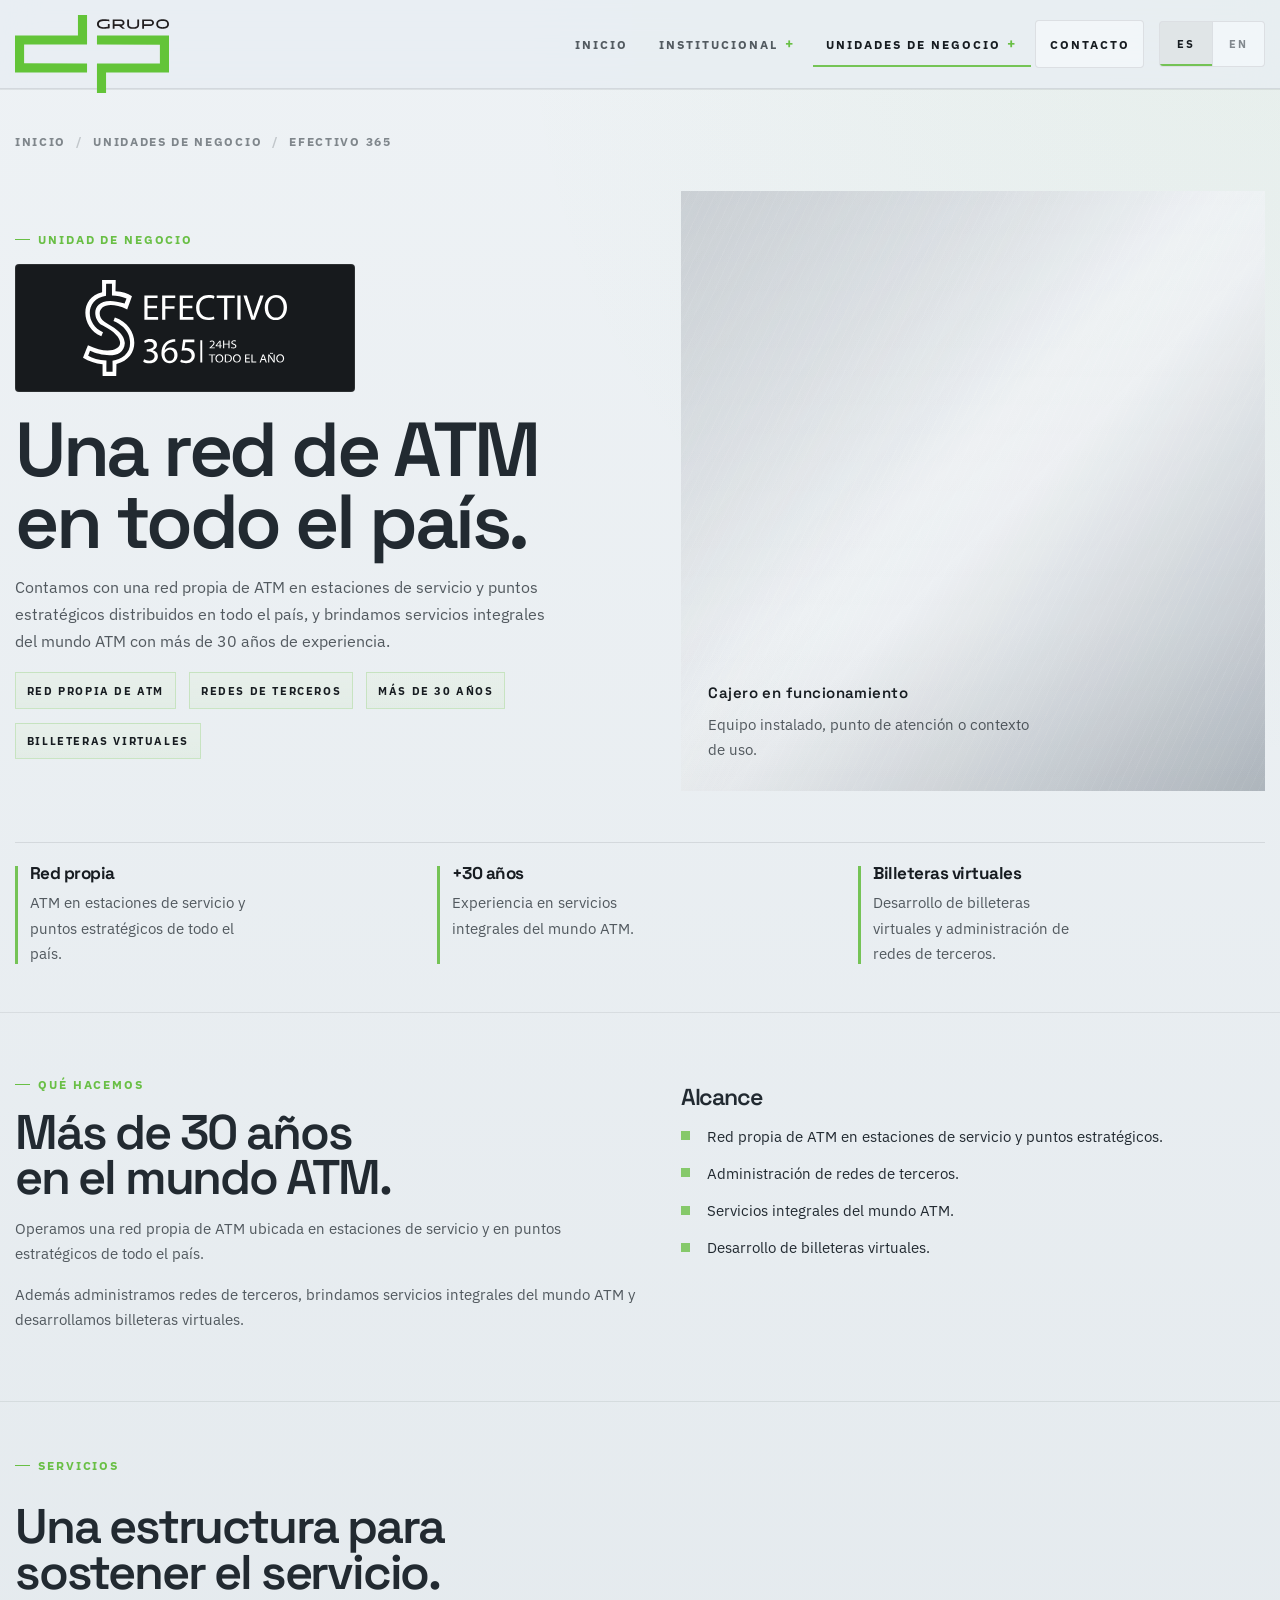
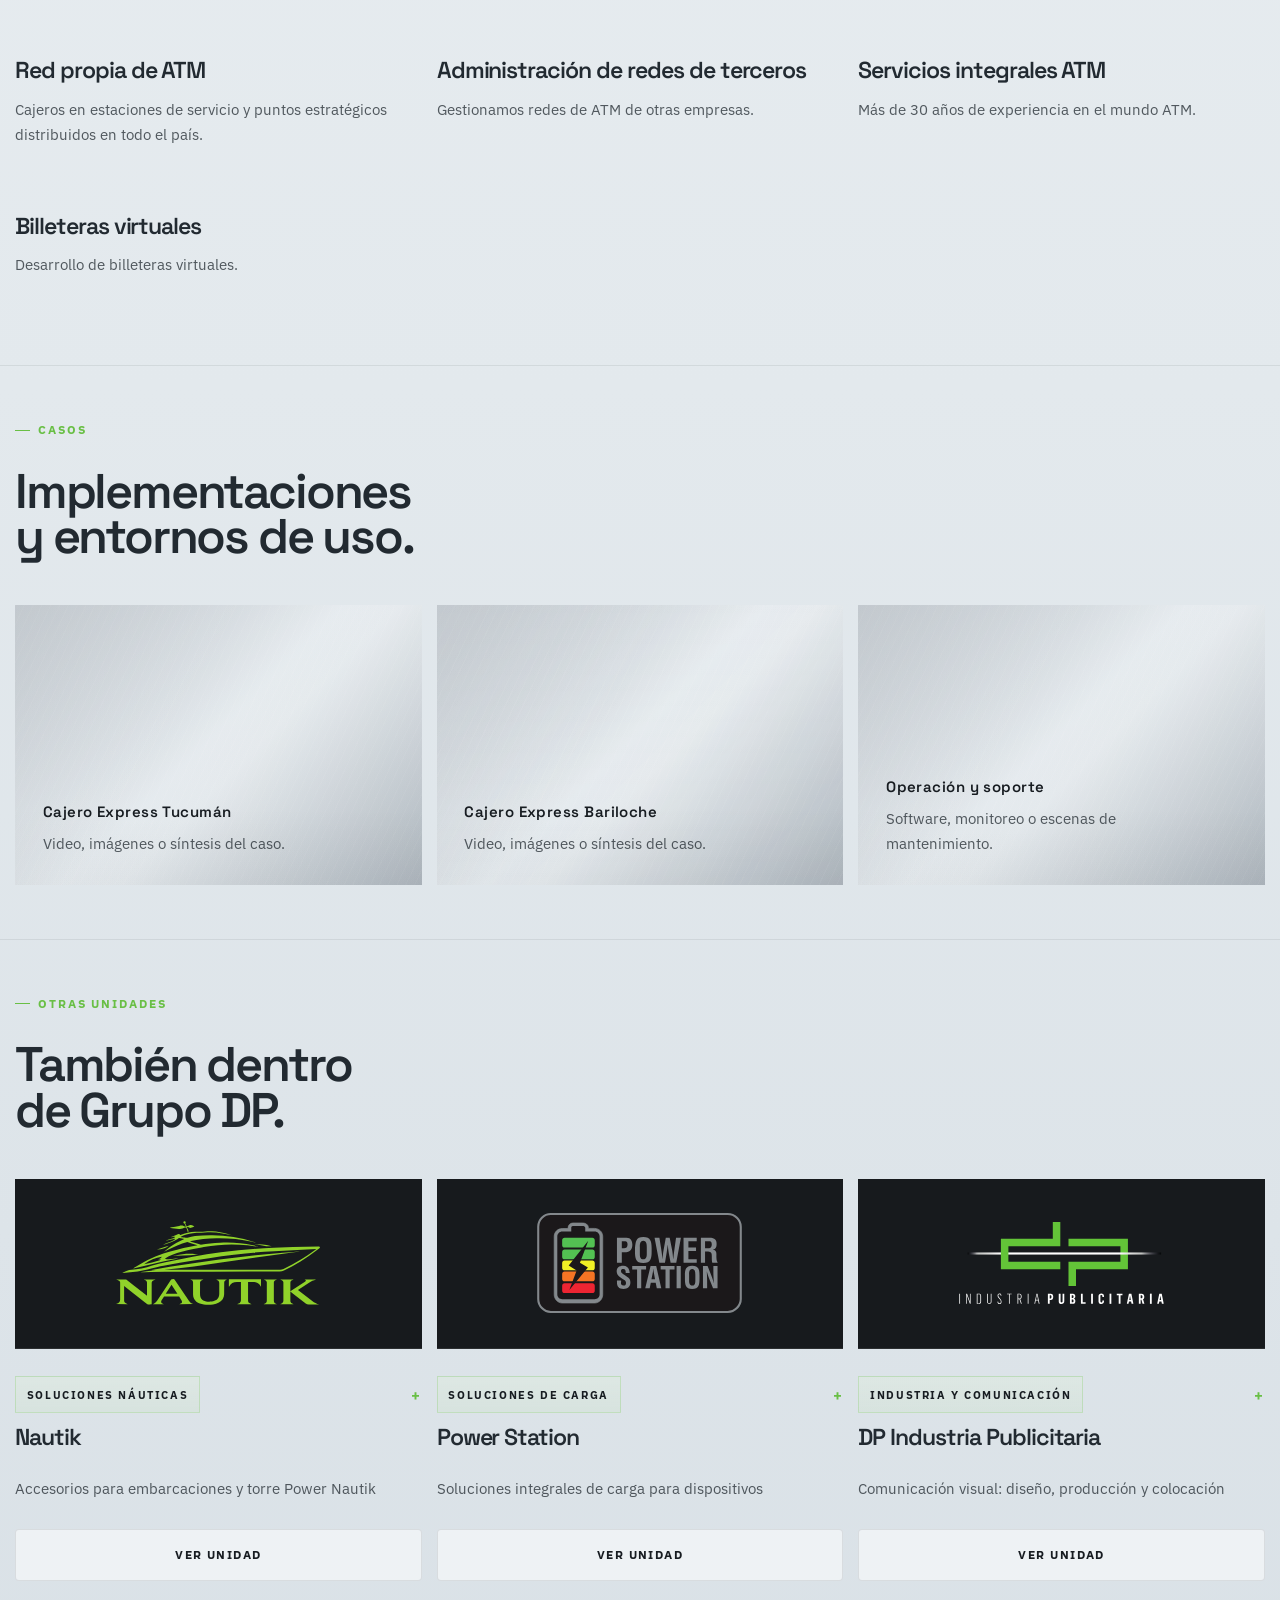
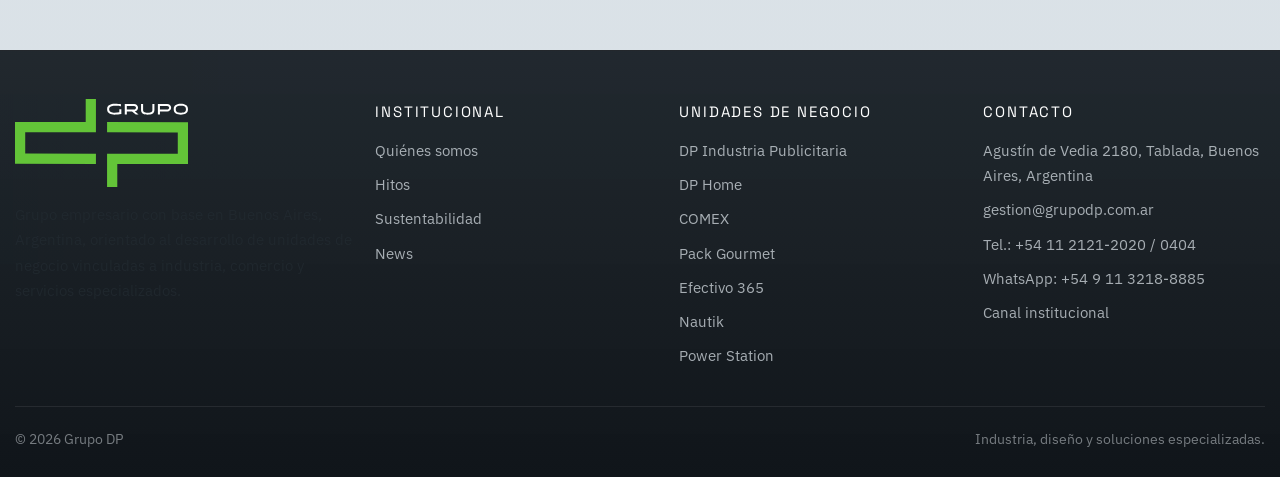
<file: unidades/efectivo-365/index.html>
<!doctype html>
<html lang="es">
  <head>
    <meta charset="UTF-8" />
    <meta name="viewport" content="width=device-width, initial-scale=1.0" />
    <title>Efectivo 365 | Grupo DP</title>
    <meta
      name="description"
      content="Efectivo 365 cuenta con una red propia de ATM en estaciones de servicio y puntos estrat&eacute;gicos de todo el pa&iacute;s, administra redes de terceros y desarrolla billeteras virtuales, con m&aacute;s de 30 a&ntilde;os de experiencia."
    />
    <meta
      name="keywords"
      content="Efectivo 365, ATM, cajeros autom&aacute;ticos, red de ATM, estaciones de servicio, administraci&oacute;n de redes, billeteras virtuales"
    />
    <link rel="stylesheet" href="../../assets/styles.css" />
    <script defer src="../../assets/site.js"></script>
  </head>
  <body data-page="efectivo" data-base="../../">
    <main id="contenido">
      <section class="page-hero">
        <div class="container">
          <nav class="breadcrumbs" aria-label="Breadcrumb" data-reveal>
            <a href="../../index.html">Inicio</a>
            <span>/</span>
            <a href="../../index.html#unidades">Unidades de negocio</a>
            <span>/</span>
            <strong>Efectivo 365</strong>
          </nav>
          <div class="hero-grid">
            <div class="hero-card hero-card--dark" data-reveal>
              <div class="eyebrow">Unidad de negocio</div>
              <div class="unit-identity unit-identity--logo" aria-hidden="true">
                <span class="unit-identity__mark">
                  <img src="../../logos/SVG/05_DP_EFECTIVO_365.svg" alt="" />
                </span>
              </div>
              <h1>Una red de ATM en todo el pa&iacute;s.</h1>
              <p class="lead">
                Contamos con una red propia de ATM en estaciones de servicio y puntos estrat&eacute;gicos distribuidos en todo el pa&iacute;s, y brindamos servicios integrales del mundo ATM con m&aacute;s de 30 a&ntilde;os de experiencia.
              </p>
              <div class="tag-row">
                <div class="tag">Red propia de ATM</div>
                <div class="tag">Redes de terceros</div>
                <div class="tag">M&aacute;s de 30 a&ntilde;os</div>
                <div class="tag">Billeteras virtuales</div>
              </div>
            </div>
            <div class="hero-card" data-reveal>
              <div class="placeholder-media placeholder-media--wide">
                <strong>Cajero en funcionamiento</strong>
                <span>Equipo instalado, punto de atenci&oacute;n o contexto de uso.</span>
              </div>
            </div>
          </div>
          <div class="meta-grid unit-meta-grid" data-unit-meta data-reveal></div>
        </div>
      </section>

      <section class="section">
        <div class="container split-layout split-layout--top">
          <div data-reveal>
            <div class="eyebrow">Qu&eacute; hacemos</div>
            <h2>M&aacute;s de 30 a&ntilde;os en el mundo ATM.</h2>
            <p>
              Operamos una red propia de ATM ubicada en estaciones de servicio y en puntos estrat&eacute;gicos de todo el pa&iacute;s.
            </p>
            <p>
              Adem&aacute;s administramos redes de terceros, brindamos servicios integrales del mundo ATM y desarrollamos billeteras virtuales.
            </p>
          </div>
          <div class="panel" data-reveal>
            <h3>Alcance</h3>
            <ul class="list-clean">
              <li>Red propia de ATM en estaciones de servicio y puntos estrat&eacute;gicos.</li>
              <li>Administraci&oacute;n de redes de terceros.</li>
              <li>Servicios integrales del mundo ATM.</li>
              <li>Desarrollo de billeteras virtuales.</li>
            </ul>
          </div>
        </div>
      </section>

      <section class="section section--muted">
        <div class="container">
          <div class="section-heading" data-reveal>
            <div class="eyebrow">Servicios</div>
            <h2>Una estructura para sostener el servicio.</h2>
          </div>
          <div class="service-grid">
            <article class="card" data-reveal>
              <h3>Red propia de ATM</h3>
              <p>Cajeros en estaciones de servicio y puntos estrat&eacute;gicos distribuidos en todo el pa&iacute;s.</p>
            </article>
            <article class="card" data-reveal>
              <h3>Administraci&oacute;n de redes de terceros</h3>
              <p>Gestionamos redes de ATM de otras empresas.</p>
            </article>
            <article class="card" data-reveal>
              <h3>Servicios integrales ATM</h3>
              <p>M&aacute;s de 30 a&ntilde;os de experiencia en el mundo ATM.</p>
            </article>
            <article class="card" data-reveal>
              <h3>Billeteras virtuales</h3>
              <p>Desarrollo de billeteras virtuales.</p>
            </article>
          </div>
        </div>
      </section>

      <section class="section section--dark">
        <div class="container">
          <div class="section-heading" data-reveal>
            <div class="eyebrow">Casos</div>
            <h2>Implementaciones y entornos de uso.</h2>
          </div>
          <div class="media-grid">
            <div class="placeholder-media placeholder-media--dark" data-reveal>
              <strong>Cajero Express Tucum&aacute;n</strong>
              <span>Video, im&aacute;genes o s&iacute;ntesis del caso.</span>
            </div>
            <div class="placeholder-media placeholder-media--dark" data-reveal>
              <strong>Cajero Express Bariloche</strong>
              <span>Video, im&aacute;genes o s&iacute;ntesis del caso.</span>
            </div>
            <div class="placeholder-media placeholder-media--dark" data-reveal>
              <strong>Operaci&oacute;n y soporte</strong>
              <span>Software, monitoreo o escenas de mantenimiento.</span>
            </div>
          </div>
        </div>
      </section>
      <section class="section">
        <div class="container">
          <div class="section-heading" data-reveal>
            <div class="eyebrow unit-related__eyebrow">Otras unidades</div>
            <h2 class="unit-related__title">Tambi&eacute;n dentro de Grupo DP.</h2>
          </div>
          <div class="brand-grid" data-related-brands data-reveal></div>
        </div>
      </section>
    </main>
  </body>
</html>
</file>
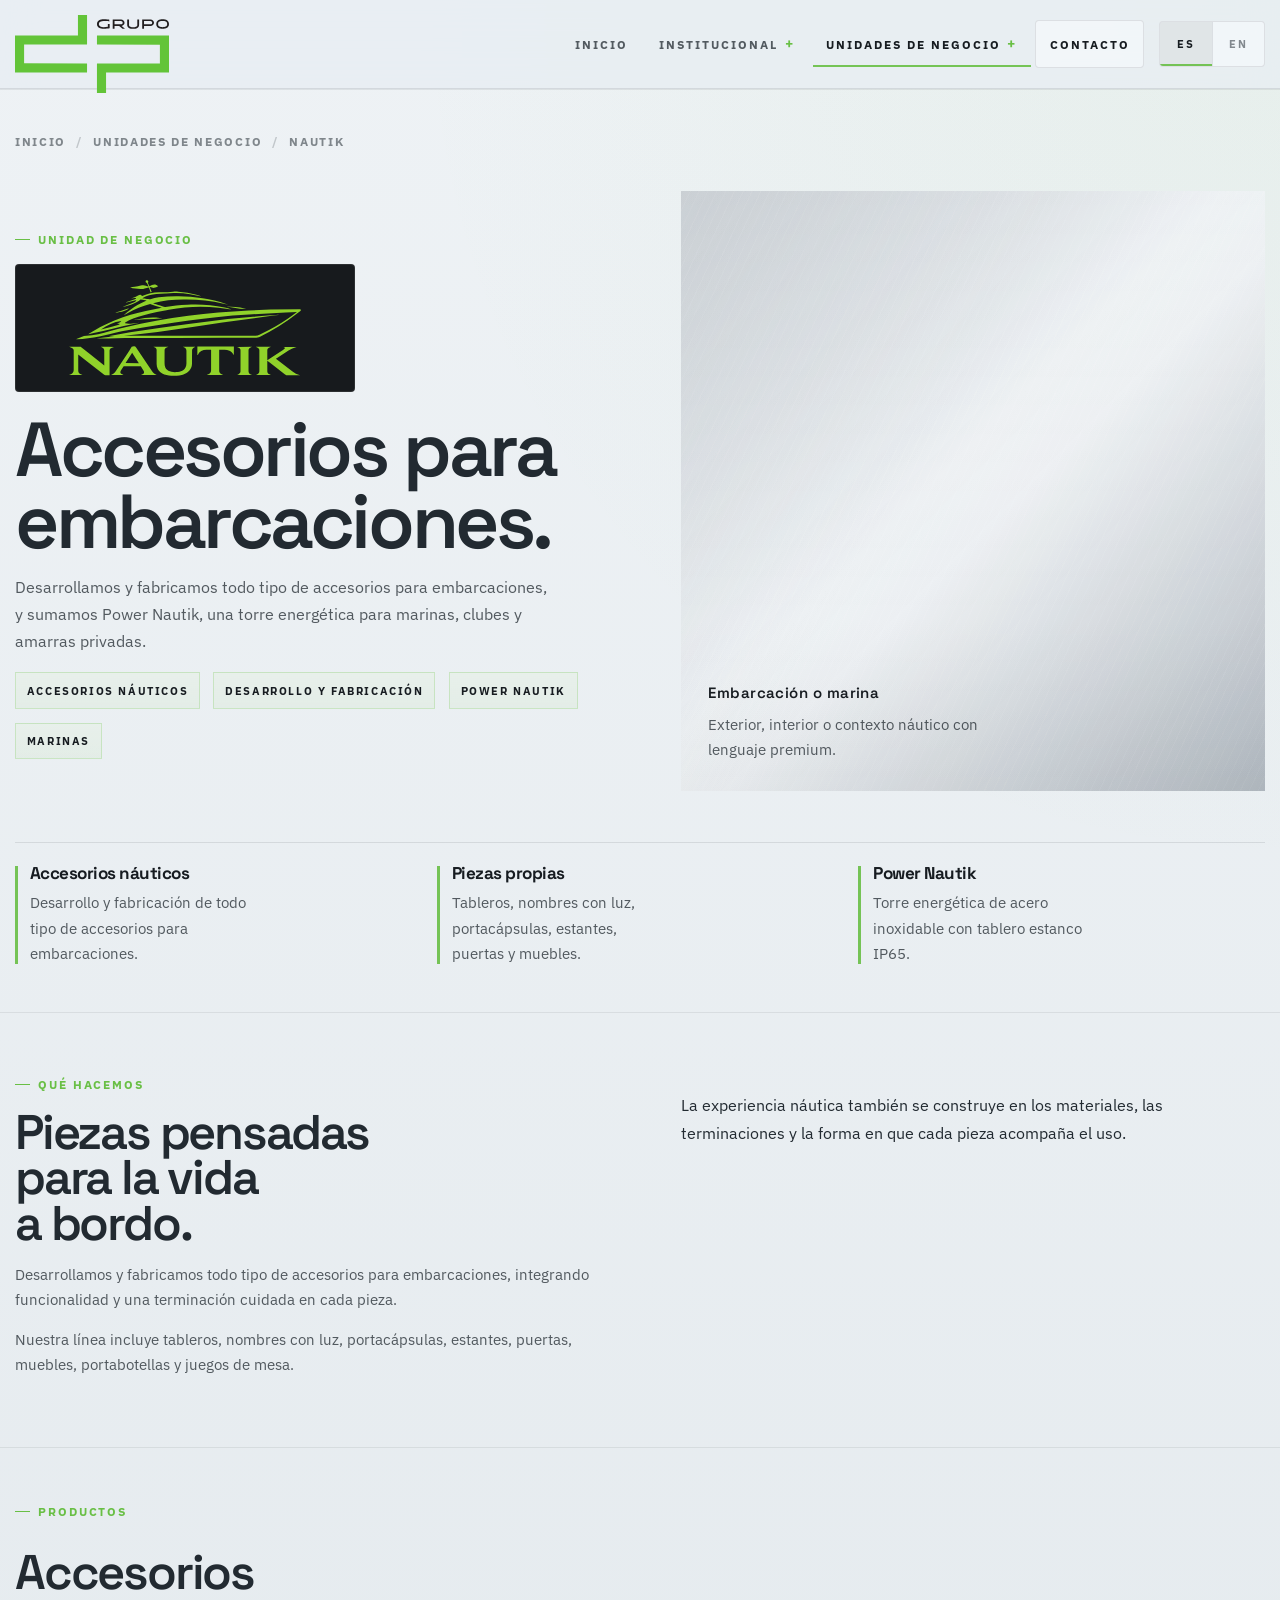
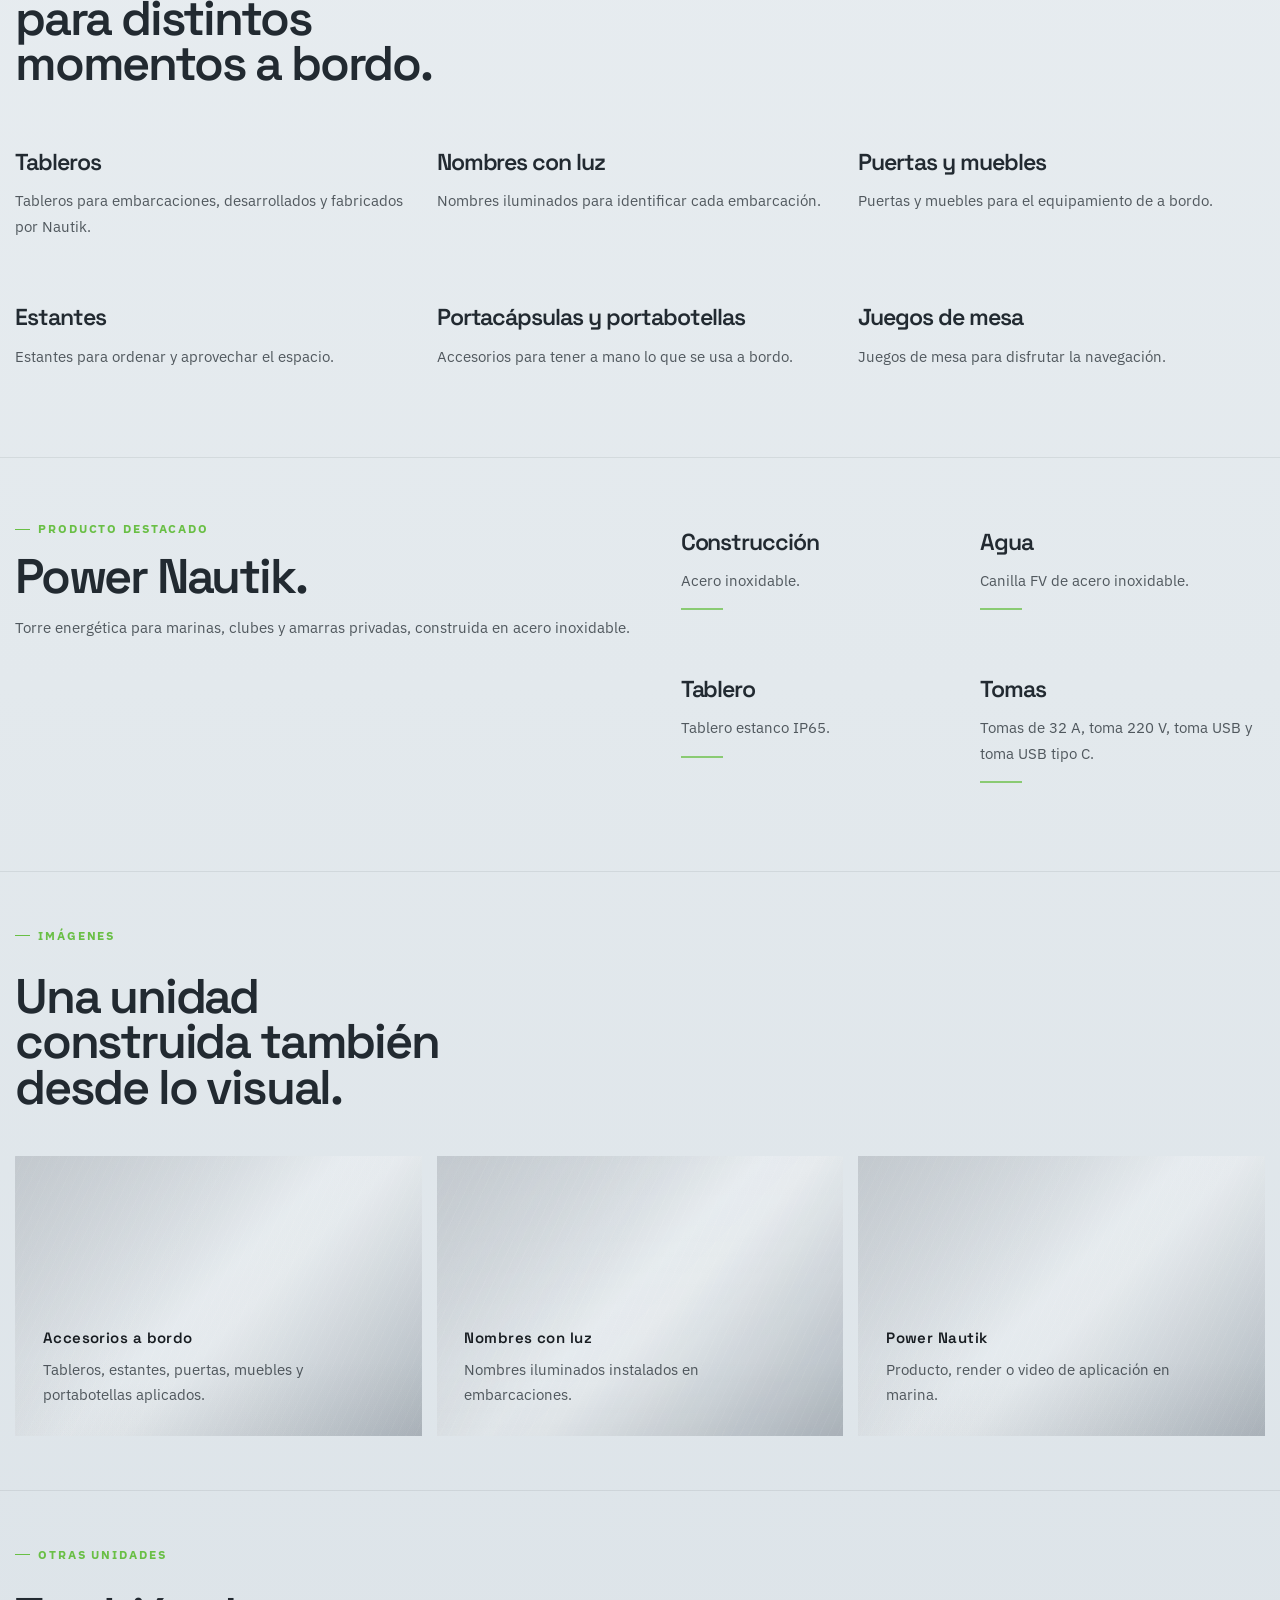
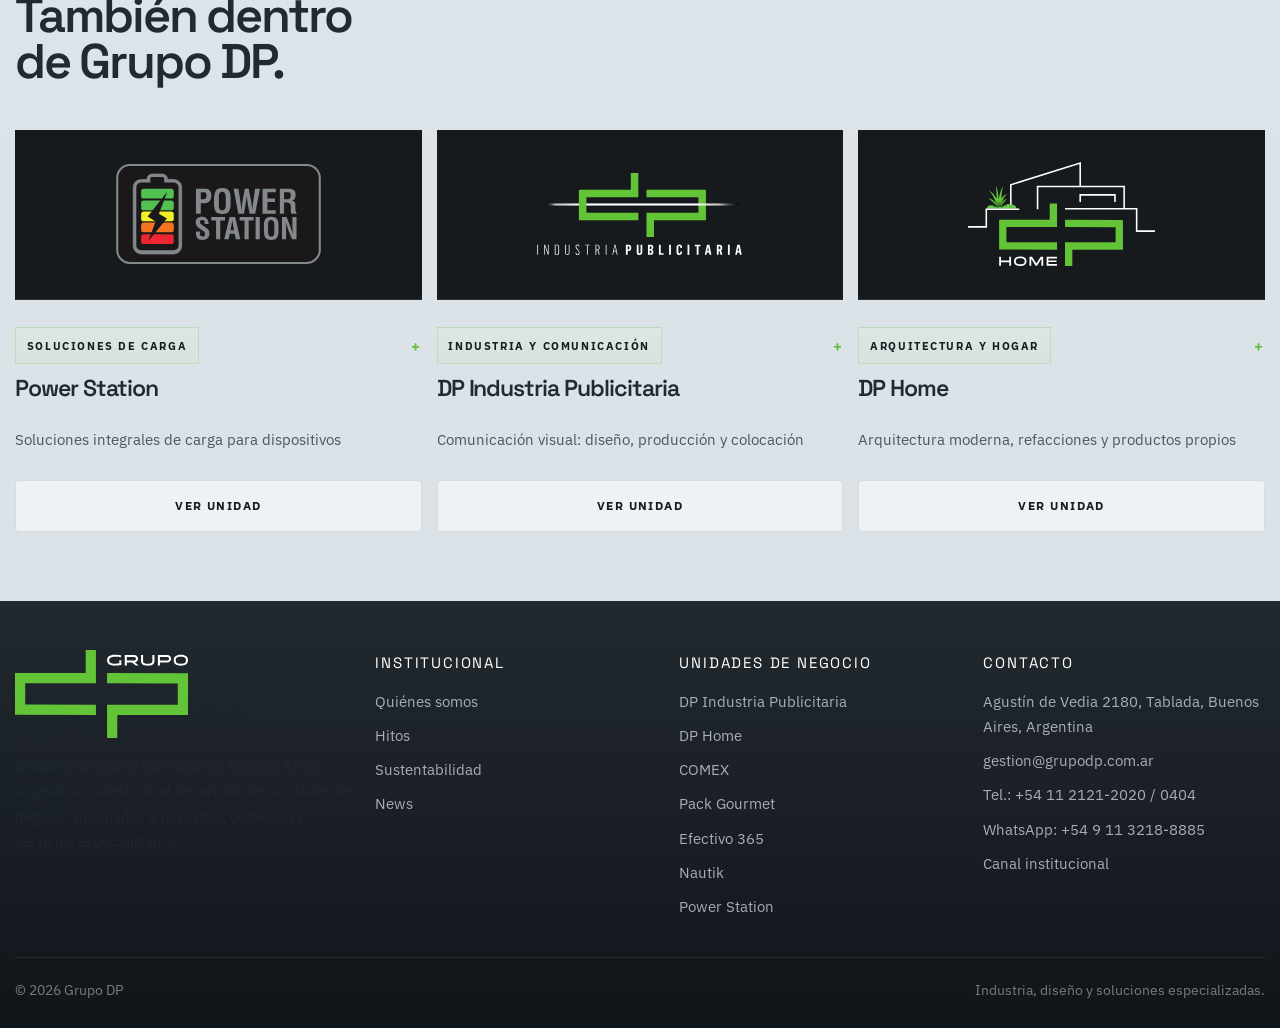
<file: unidades/nautik/index.html>
<!doctype html>
<html lang="es">
  <head>
    <meta charset="UTF-8" />
    <meta name="viewport" content="width=device-width, initial-scale=1.0" />
    <title>Nautik | Grupo DP</title>
    <meta
      name="description"
      content="Nautik desarrolla y fabrica accesorios para embarcaciones: tableros, nombres con luz, portac&aacute;psulas, estantes, puertas, muebles, portabotellas y juegos de mesa. Incluye Power Nautik, torre energ&eacute;tica para marinas."
    />
    <meta
      name="keywords"
      content="Nautik, accesorios n&aacute;uticos, embarcaciones, tableros, nombres con luz, portac&aacute;psulas, portabotellas, Power Nautik, torre energ&eacute;tica, marinas"
    />
    <link rel="stylesheet" href="../../assets/styles.css" />
    <script defer src="../../assets/site.js"></script>
  </head>
  <body data-page="nautik" data-base="../../">
    <main id="contenido">
      <section class="page-hero">
        <div class="container">
          <nav class="breadcrumbs" aria-label="Breadcrumb" data-reveal>
            <a href="../../index.html">Inicio</a>
            <span>/</span>
            <a href="../../index.html#unidades">Unidades de negocio</a>
            <span>/</span>
            <strong>Nautik</strong>
          </nav>
          <div class="hero-grid">
            <div class="hero-card hero-card--dark" data-reveal>
              <div class="eyebrow">Unidad de negocio</div>
              <div class="unit-identity unit-identity--logo" aria-hidden="true">
                <span class="unit-identity__mark">
                  <img src="../../logos/SVG/08_DP_NAUTIK.svg" alt="" />
                </span>
              </div>
              <h1>Accesorios para embarcaciones.</h1>
              <p class="lead">
                Desarrollamos y fabricamos todo tipo de accesorios para embarcaciones, y sumamos Power Nautik, una torre energ&eacute;tica para marinas, clubes y amarras privadas.
              </p>
              <div class="tag-row">
                <div class="tag">Accesorios n&aacute;uticos</div>
                <div class="tag">Desarrollo y fabricaci&oacute;n</div>
                <div class="tag">Power Nautik</div>
                <div class="tag">Marinas</div>
              </div>
            </div>
            <div class="hero-card" data-reveal>
              <div class="placeholder-media placeholder-media--wide">
                <strong>Embarcaci&oacute;n o marina</strong>
                <span>Exterior, interior o contexto n&aacute;utico con lenguaje premium.</span>
              </div>
            </div>
          </div>
          <div class="meta-grid unit-meta-grid" data-unit-meta data-reveal></div>
        </div>
      </section>

      <section class="section">
        <div class="container split-layout split-layout--top">
          <div data-reveal>
            <div class="eyebrow">Qu&eacute; hacemos</div>
            <h2>Piezas pensadas para la vida a bordo.</h2>
            <p>
              Desarrollamos y fabricamos todo tipo de accesorios para embarcaciones, integrando
              funcionalidad y una terminaci&oacute;n cuidada en cada pieza.
            </p>
            <p>
              Nuestra l&iacute;nea incluye tableros, nombres con luz, portac&aacute;psulas, estantes, puertas,
              muebles, portabotellas y juegos de mesa.
            </p>
          </div>
          <div class="quote" data-reveal>
            La experiencia n&aacute;utica tambi&eacute;n se construye en los materiales, las terminaciones y la
            forma en que cada pieza acompa&ntilde;a el uso.
          </div>
        </div>
      </section>

      <section class="section section--muted">
        <div class="container">
          <div class="section-heading" data-reveal>
            <div class="eyebrow">Productos</div>
            <h2>Accesorios para distintos momentos a bordo.</h2>
          </div>
          <div class="service-grid">
            <article class="card" data-reveal>
              <h3>Tableros</h3>
              <p>Tableros para embarcaciones, desarrollados y fabricados por Nautik.</p>
            </article>
            <article class="card" data-reveal>
              <h3>Nombres con luz</h3>
              <p>Nombres iluminados para identificar cada embarcaci&oacute;n.</p>
            </article>
            <article class="card" data-reveal>
              <h3>Puertas y muebles</h3>
              <p>Puertas y muebles para el equipamiento de a bordo.</p>
            </article>
            <article class="card" data-reveal>
              <h3>Estantes</h3>
              <p>Estantes para ordenar y aprovechar el espacio.</p>
            </article>
            <article class="card" data-reveal>
              <h3>Portac&aacute;psulas y portabotellas</h3>
              <p>Accesorios para tener a mano lo que se usa a bordo.</p>
            </article>
            <article class="card" data-reveal>
              <h3>Juegos de mesa</h3>
              <p>Juegos de mesa para disfrutar la navegaci&oacute;n.</p>
            </article>
          </div>
        </div>
      </section>

      <section class="section">
        <div class="container split-layout split-layout--top">
          <div data-reveal>
            <div class="eyebrow">Producto destacado</div>
            <h2>Power Nautik.</h2>
            <p>
              Torre energ&eacute;tica para marinas, clubes y amarras privadas, construida en acero inoxidable.
            </p>
          </div>
          <div class="spec-grid">
            <article class="card spec-card" data-reveal>
              <h3>Construcci&oacute;n</h3>
              <p>Acero inoxidable.</p>
            </article>
            <article class="card spec-card" data-reveal>
              <h3>Agua</h3>
              <p>Canilla FV de acero inoxidable.</p>
            </article>
            <article class="card spec-card" data-reveal>
              <h3>Tablero</h3>
              <p>Tablero estanco IP65.</p>
            </article>
            <article class="card spec-card" data-reveal>
              <h3>Tomas</h3>
              <p>Tomas de 32 A, toma 220 V, toma USB y toma USB tipo C.</p>
            </article>
          </div>
        </div>
      </section>

      <section class="section section--dark">
        <div class="container">
          <div class="section-heading" data-reveal>
            <div class="eyebrow">Im&aacute;genes</div>
            <h2>Una unidad construida tambi&eacute;n desde lo visual.</h2>
          </div>
          <div class="media-grid">
            <div class="placeholder-media placeholder-media--dark" data-reveal>
              <strong>Accesorios a bordo</strong>
              <span>Tableros, estantes, puertas, muebles y portabotellas aplicados.</span>
            </div>
            <div class="placeholder-media placeholder-media--dark" data-reveal>
              <strong>Nombres con luz</strong>
              <span>Nombres iluminados instalados en embarcaciones.</span>
            </div>
            <div class="placeholder-media placeholder-media--dark" data-reveal>
              <strong>Power Nautik</strong>
              <span>Producto, render o video de aplicaci&oacute;n en marina.</span>
            </div>
          </div>
        </div>
      </section>
      <section class="section">
        <div class="container">
          <div class="section-heading" data-reveal>
            <div class="eyebrow unit-related__eyebrow">Otras unidades</div>
            <h2 class="unit-related__title">Tambi&eacute;n dentro de Grupo DP.</h2>
          </div>
          <div class="brand-grid" data-related-brands data-reveal></div>
        </div>
      </section>
    </main>
  </body>
</html>
</file>
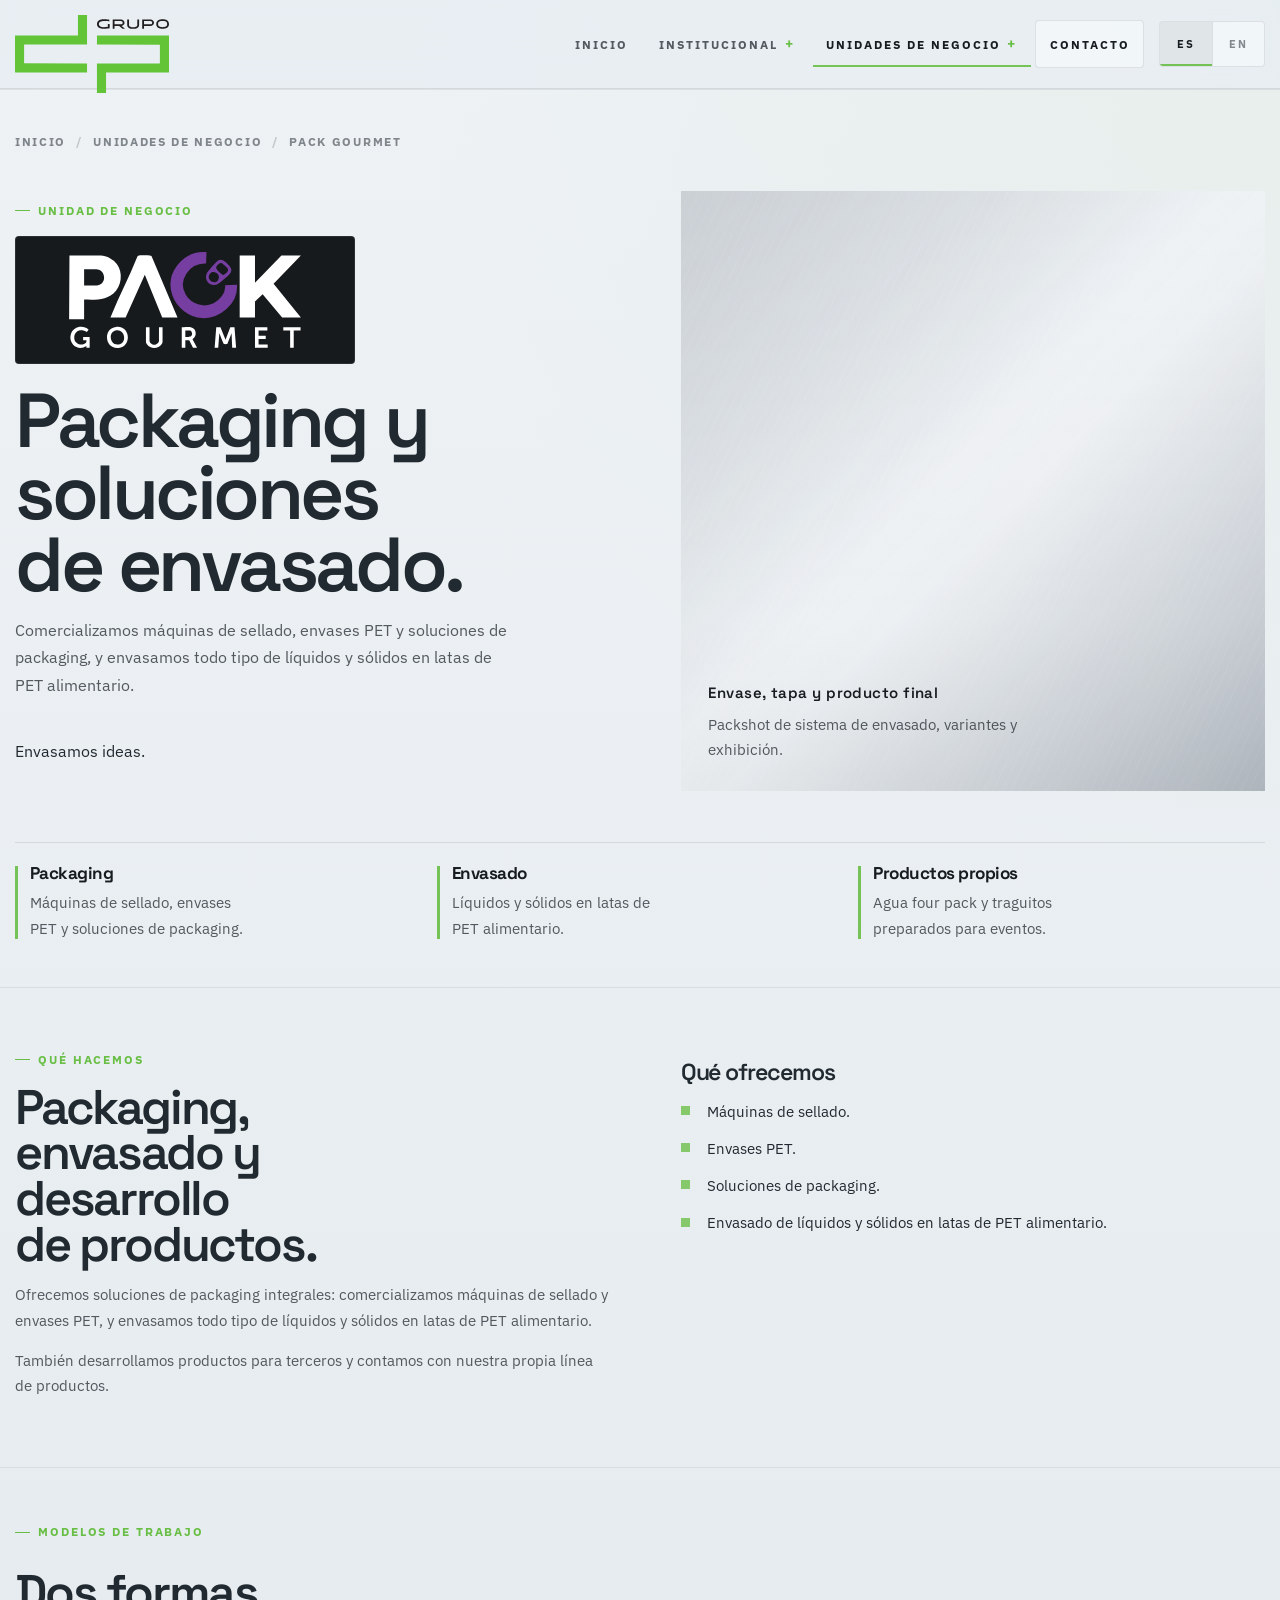
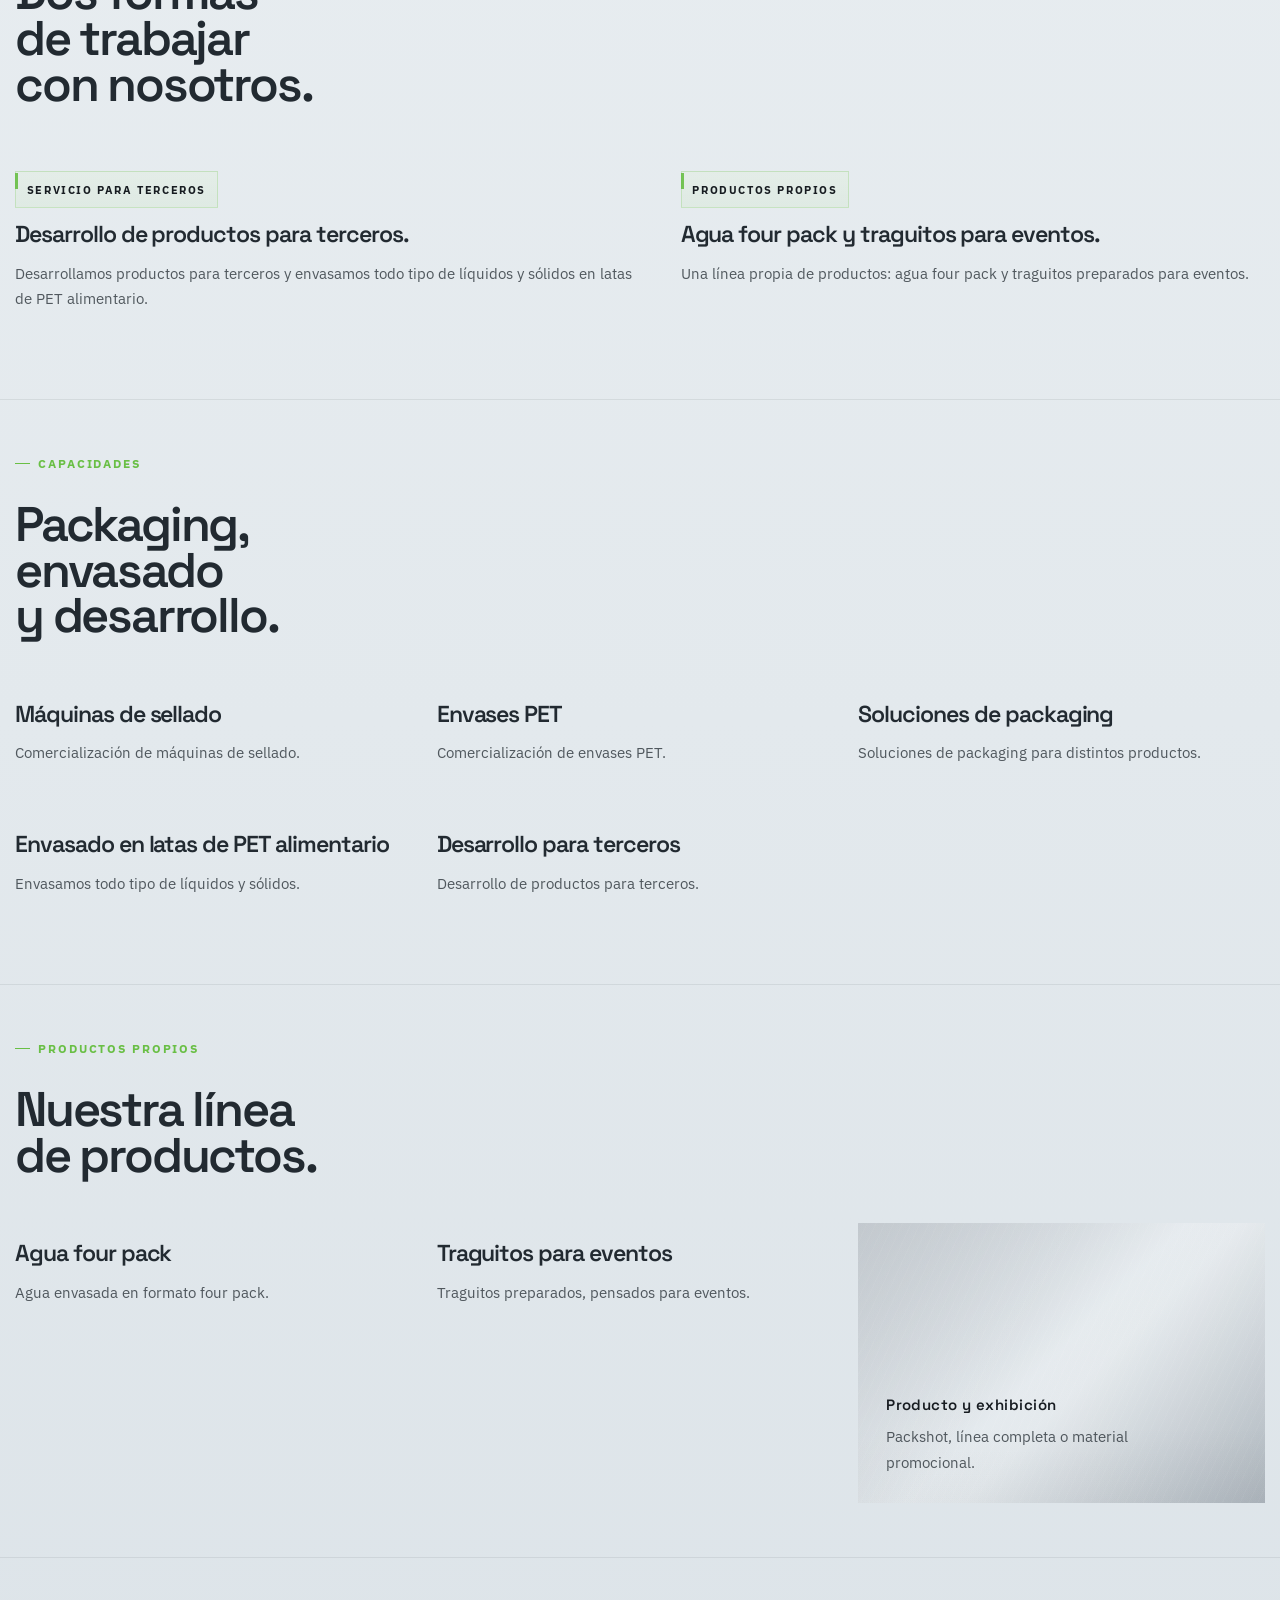
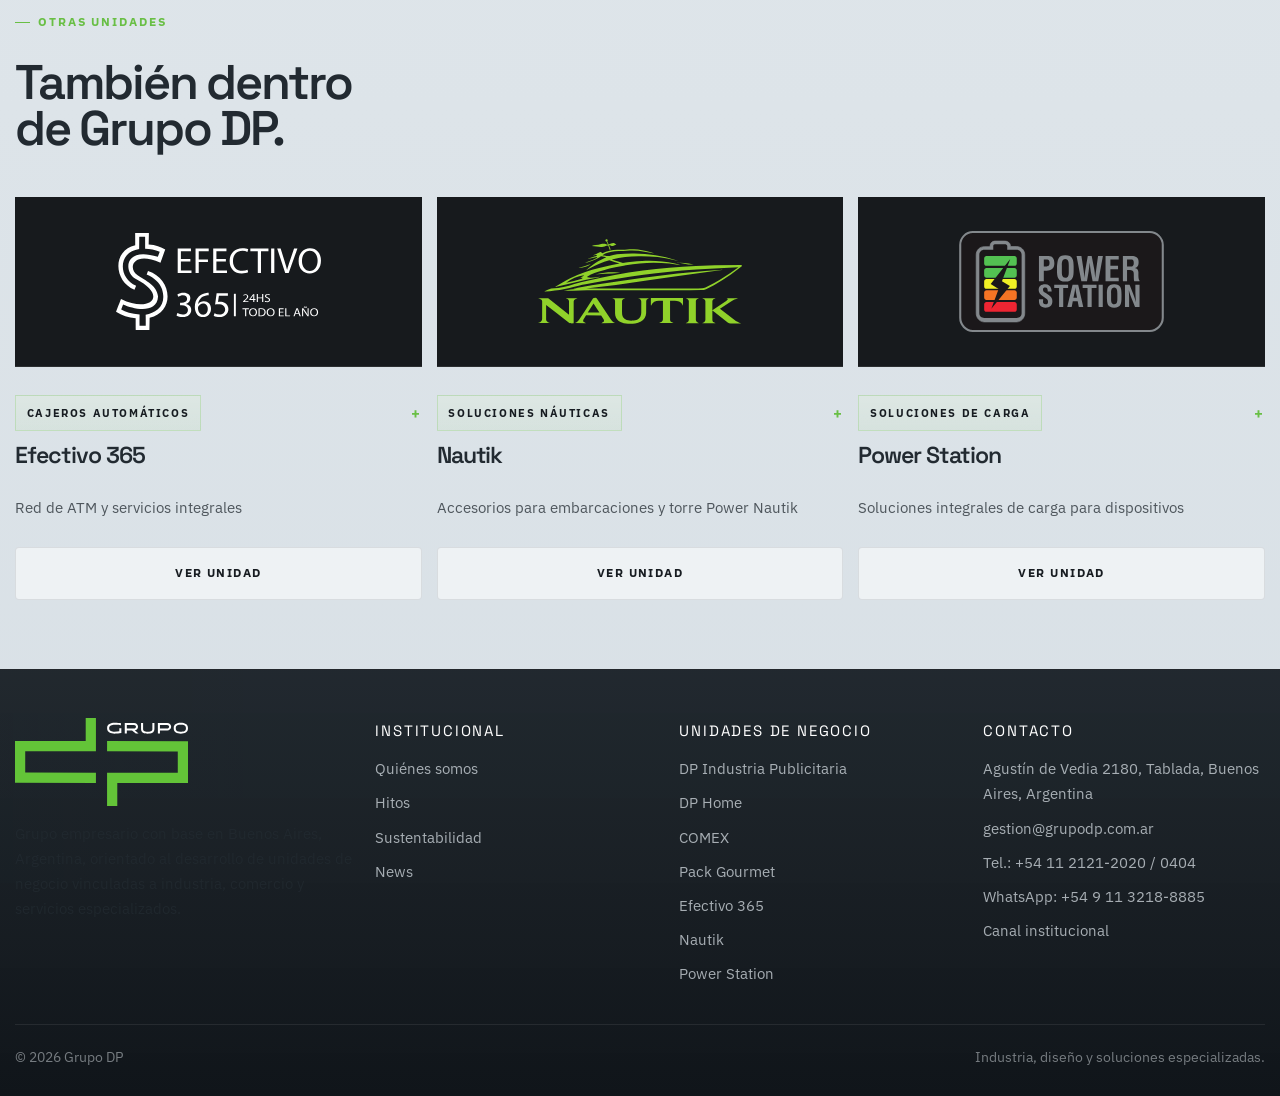
<file: unidades/pack-gourmet/index.html>
<!doctype html>
<html lang="es">
  <head>
    <meta charset="UTF-8" />
    <meta name="viewport" content="width=device-width, initial-scale=1.0" />
    <title>Pack Gourmet | Grupo DP</title>
    <meta
      name="description"
      content="Pack Gourmet comercializa m&aacute;quinas de sellado, envases PET y soluciones de packaging, envasa l&iacute;quidos y s&oacute;lidos en latas de PET alimentario y desarrolla productos para terceros y propios."
    />
    <meta
      name="keywords"
      content="Pack Gourmet, packaging, m&aacute;quinas de sellado, envases PET, latas de PET alimentario, envasado, agua four pack, traguitos para eventos"
    />
    <link rel="stylesheet" href="../../assets/styles.css" />
    <script defer src="../../assets/site.js"></script>
  </head>
  <body data-page="pack" data-base="../../">
    <main id="contenido">
      <section class="page-hero">
        <div class="container">
          <nav class="breadcrumbs" aria-label="Breadcrumb" data-reveal>
            <a href="../../index.html">Inicio</a>
            <span>/</span>
            <a href="../../index.html#unidades">Unidades de negocio</a>
            <span>/</span>
            <strong>Pack Gourmet</strong>
          </nav>
          <div class="hero-grid">
            <div class="hero-card hero-card--dark" data-reveal>
              <div class="eyebrow">Unidad de negocio</div>
              <div class="unit-identity unit-identity--logo" aria-hidden="true">
                <span class="unit-identity__mark">
                  <img src="../../logos/SVG/06_DP_PACK_GOURMET.svg" alt="" />
                </span>
              </div>
              <h1>Packaging y soluciones de envasado.</h1>
              <p class="lead">
                Comercializamos m&aacute;quinas de sellado, envases PET y soluciones de packaging, y envasamos todo tipo de l&iacute;quidos y s&oacute;lidos en latas de PET alimentario.
              </p>
              <div class="quote">Envasamos ideas.</div>
            </div>
            <div class="hero-card" data-reveal>
              <div class="placeholder-media placeholder-media--wide">
                <strong>Envase, tapa y producto final</strong>
                <span>Packshot de sistema de envasado, variantes y exhibici&oacute;n.</span>
              </div>
            </div>
          </div>
          <div class="meta-grid unit-meta-grid" data-unit-meta data-reveal></div>
        </div>
      </section>

      <section class="section">
        <div class="container split-layout split-layout--top">
          <div data-reveal>
            <div class="eyebrow">Qu&eacute; hacemos</div>
            <h2>Packaging, envasado y desarrollo de productos.</h2>
            <p>
              Ofrecemos soluciones de packaging integrales: comercializamos m&aacute;quinas de sellado y envases PET, y envasamos todo tipo de l&iacute;quidos y s&oacute;lidos en latas de PET alimentario.
            </p>
            <p>
              Tambi&eacute;n desarrollamos productos para terceros y contamos con nuestra propia l&iacute;nea de productos.
            </p>
          </div>
          <div class="panel" data-reveal>
            <h3>Qu&eacute; ofrecemos</h3>
            <ul class="list-clean">
              <li>M&aacute;quinas de sellado.</li>
              <li>Envases PET.</li>
              <li>Soluciones de packaging.</li>
              <li>Envasado de l&iacute;quidos y s&oacute;lidos en latas de PET alimentario.</li>
            </ul>
          </div>
        </div>
      </section>

      <section class="section section--muted">
        <div class="container">
          <div class="section-heading" data-reveal>
            <div class="eyebrow">Modelos de trabajo</div>
            <h2>Dos formas de trabajar con nosotros.</h2>
          </div>
          <div class="split-layout split-layout--top">
            <article class="route-card route-card--accent" data-reveal>
              <span class="route-card__label">Servicio para terceros</span>
              <h3>Desarrollo de productos para terceros.</h3>
              <p>
                Desarrollamos productos para terceros y envasamos todo tipo de l&iacute;quidos y s&oacute;lidos en
                latas de PET alimentario.
              </p>
            </article>
            <article class="route-card" data-reveal>
              <span class="route-card__label">Productos propios</span>
              <h3>Agua four pack y traguitos para eventos.</h3>
              <p>
                Una l&iacute;nea propia de productos: agua four pack y traguitos preparados para eventos.
              </p>
            </article>
          </div>
        </div>
      </section>

      <section class="section">
        <div class="container">
          <div class="section-heading" data-reveal>
            <div class="eyebrow">Capacidades</div>
            <h2>Packaging, envasado y desarrollo.</h2>
          </div>
          <div class="service-grid">
            <article class="card" data-reveal>
              <h3>M&aacute;quinas de sellado</h3>
              <p>Comercializaci&oacute;n de m&aacute;quinas de sellado.</p>
            </article>
            <article class="card" data-reveal>
              <h3>Envases PET</h3>
              <p>Comercializaci&oacute;n de envases PET.</p>
            </article>
            <article class="card" data-reveal>
              <h3>Soluciones de packaging</h3>
              <p>Soluciones de packaging para distintos productos.</p>
            </article>
            <article class="card" data-reveal>
              <h3>Envasado en latas de PET alimentario</h3>
              <p>Envasamos todo tipo de l&iacute;quidos y s&oacute;lidos.</p>
            </article>
            <article class="card" data-reveal>
              <h3>Desarrollo para terceros</h3>
              <p>Desarrollo de productos para terceros.</p>
            </article>
          </div>
        </div>
      </section>

      <section class="section section--dark">
        <div class="container">
          <div class="section-heading" data-reveal>
            <div class="eyebrow">Productos propios</div>
            <h2>Nuestra l&iacute;nea de productos.</h2>
          </div>
          <div class="card-grid">
            <article class="panel" data-reveal>
              <h3>Agua four pack</h3>
              <p>Agua envasada en formato four pack.</p>
            </article>
            <article class="panel" data-reveal>
              <h3>Traguitos para eventos</h3>
              <p>Traguitos preparados, pensados para eventos.</p>
            </article>
            <div class="placeholder-media placeholder-media--dark" data-reveal>
              <strong>Producto y exhibici&oacute;n</strong>
              <span>Packshot, l&iacute;nea completa o material promocional.</span>
            </div>
          </div>
        </div>
      </section>
      <section class="section">
        <div class="container">
          <div class="section-heading" data-reveal>
            <div class="eyebrow unit-related__eyebrow">Otras unidades</div>
            <h2 class="unit-related__title">Tambi&eacute;n dentro de Grupo DP.</h2>
          </div>
          <div class="brand-grid" data-related-brands data-reveal></div>
        </div>
      </section>
    </main>
  </body>
</html>
</file>
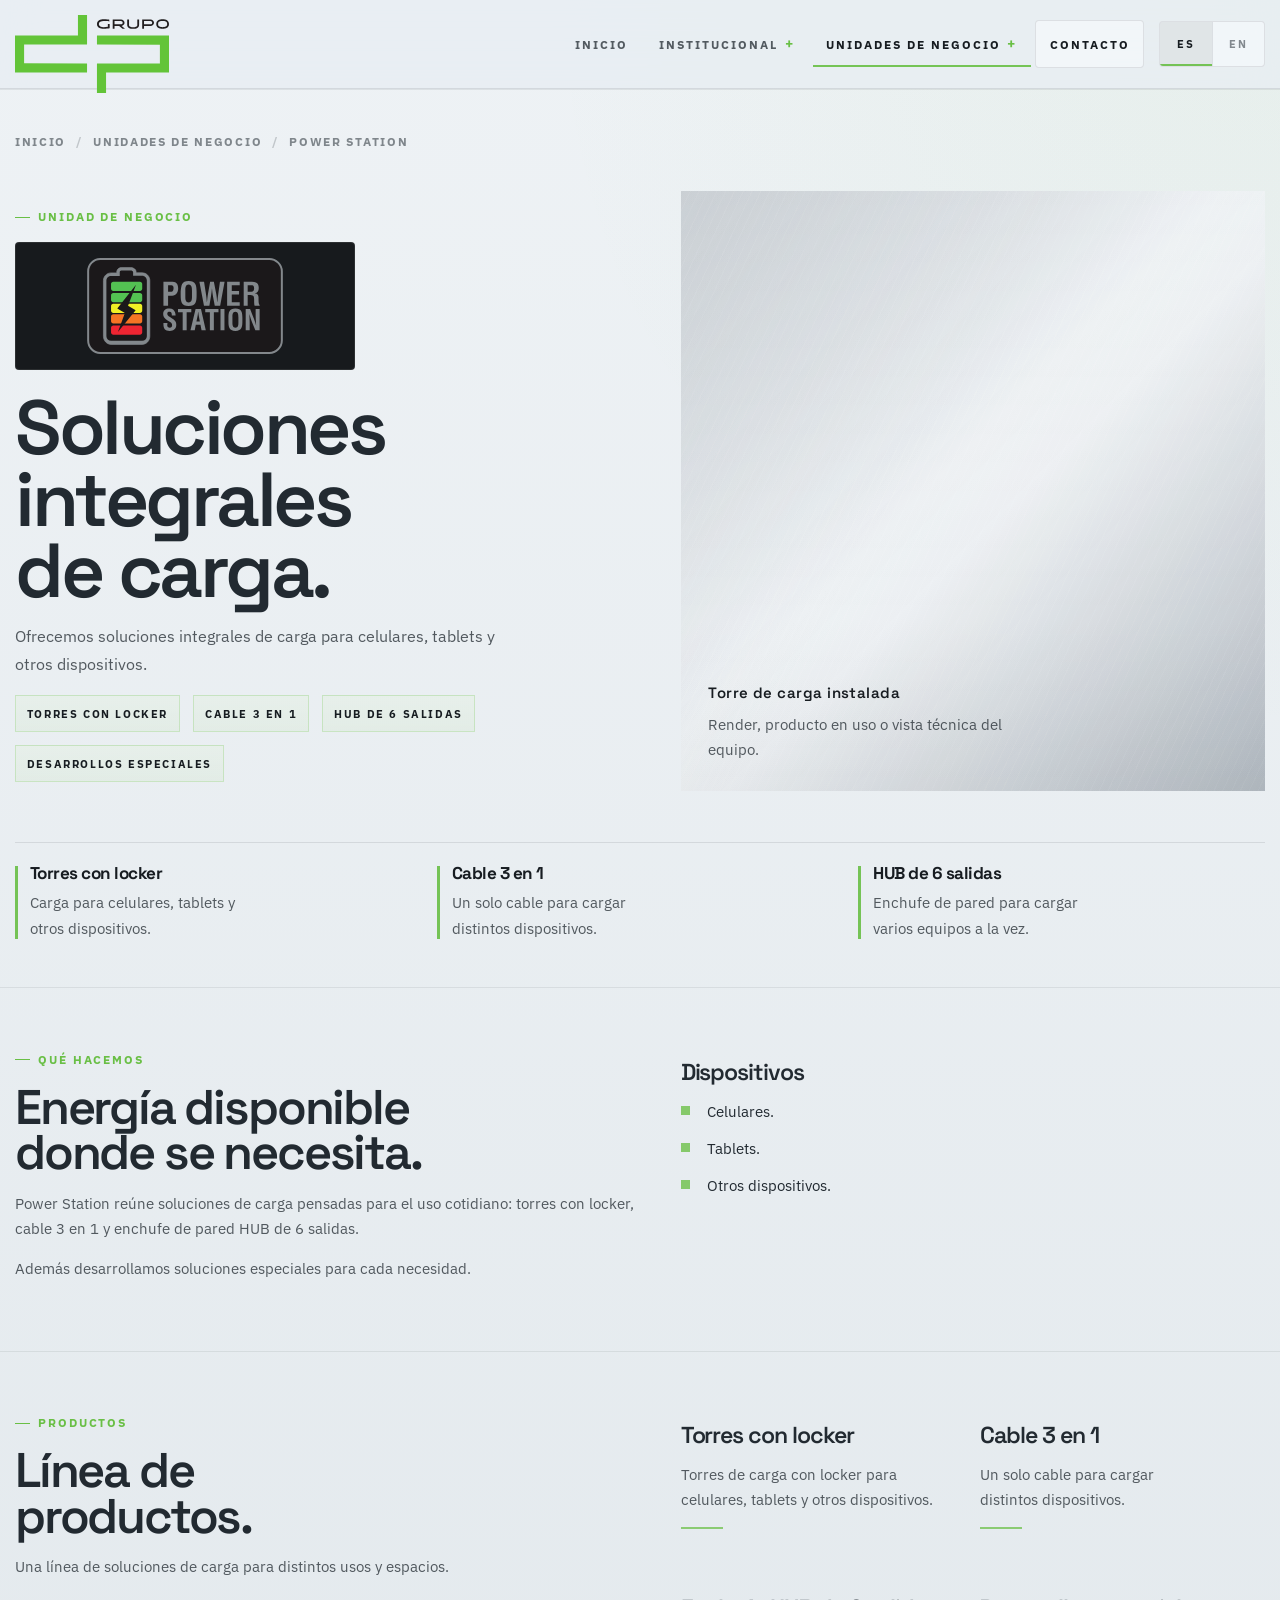
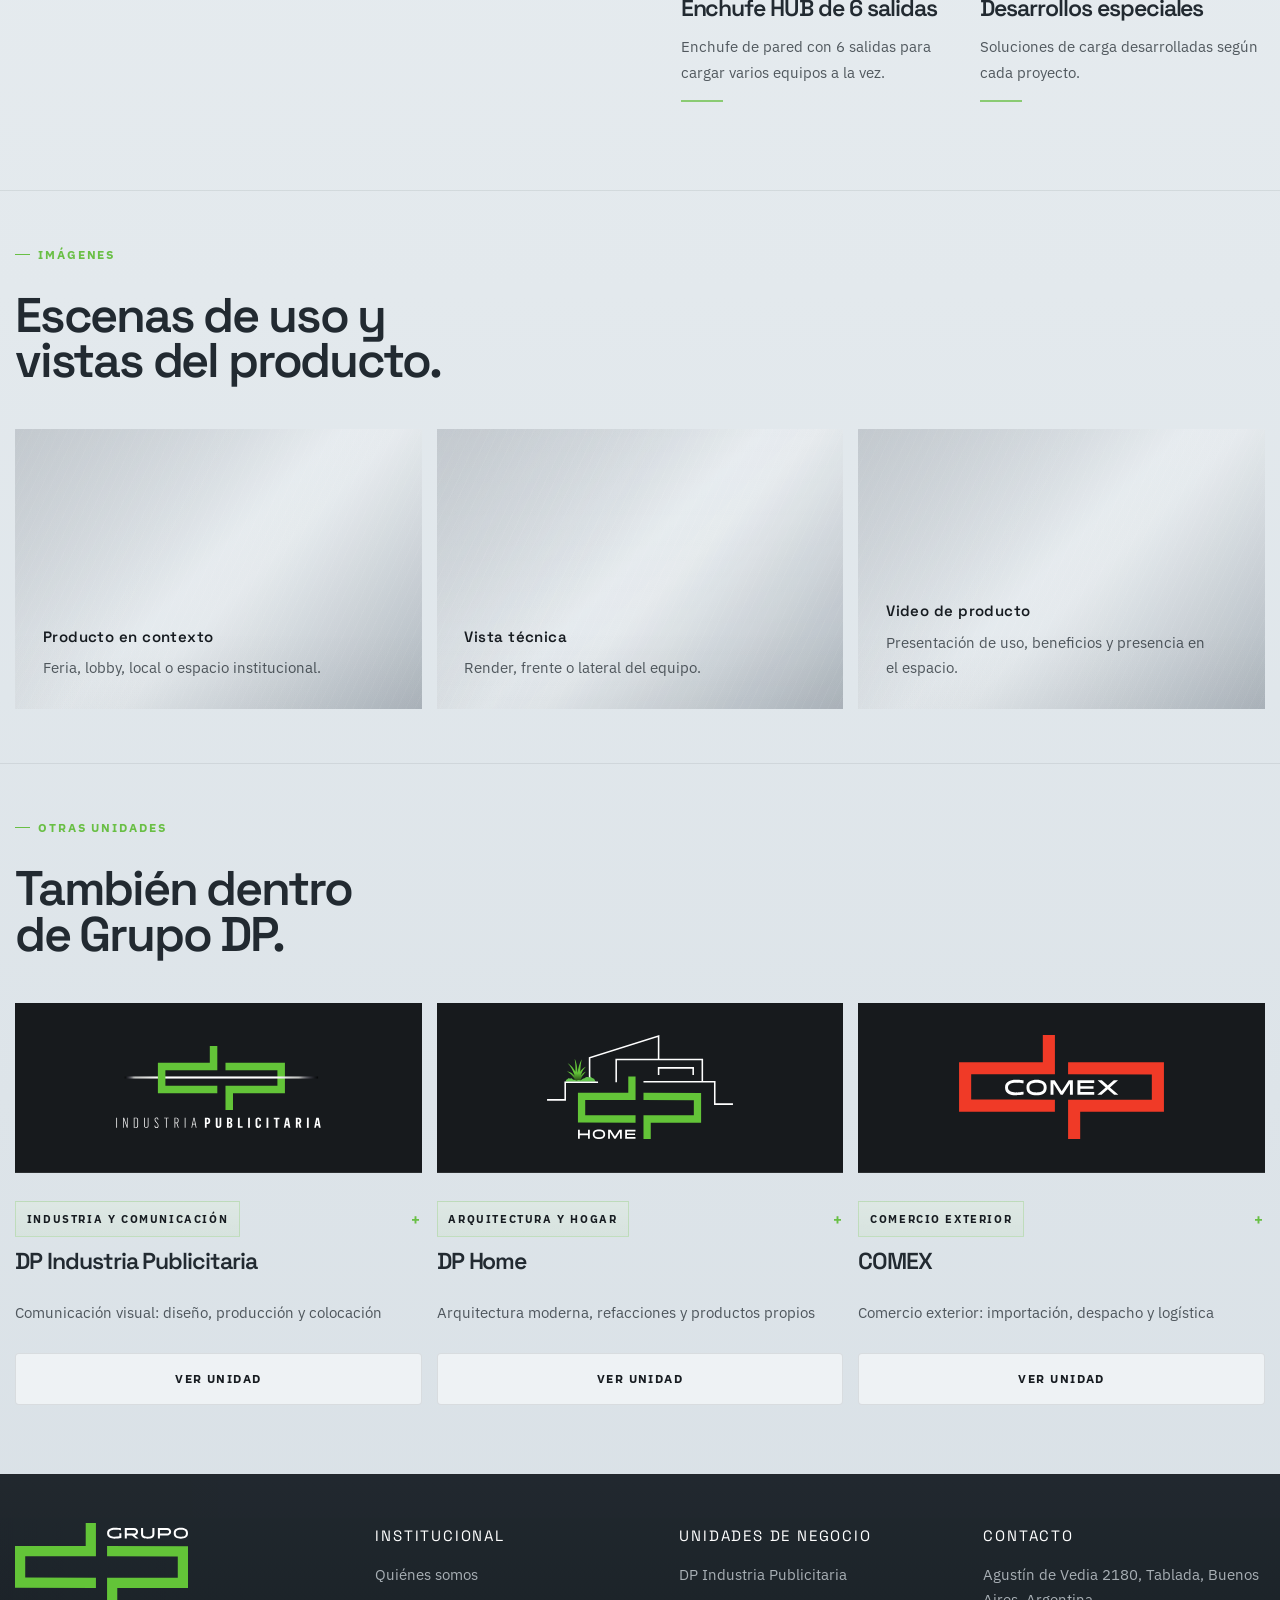
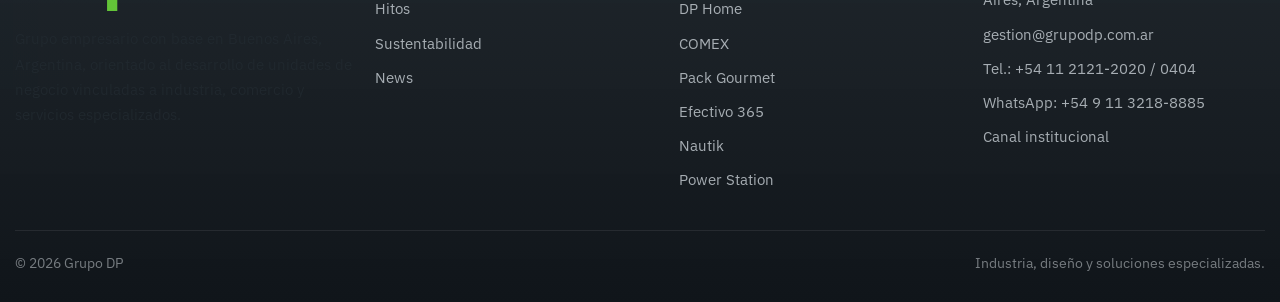
<file: unidades/power-station/index.html>
<!doctype html>
<html lang="es">
  <head>
    <meta charset="UTF-8" />
    <meta name="viewport" content="width=device-width, initial-scale=1.0" />
    <title>Power Station | Grupo DP</title>
    <meta
      name="description"
      content="Power Station ofrece soluciones integrales de carga para celulares, tablets y otros dispositivos: torres con locker, cable 3 en 1, enchufe de pared HUB de 6 salidas y desarrollos especiales."
    />
    <meta
      name="keywords"
      content="Power Station, soluciones de carga, torres con locker, cable 3 en 1, HUB de 6 salidas, carga de celulares, tablets"
    />
    <link rel="stylesheet" href="../../assets/styles.css" />
    <script defer src="../../assets/site.js"></script>
  </head>
  <body data-page="power" data-base="../../">
    <main id="contenido">
      <section class="page-hero">
        <div class="container">
          <nav class="breadcrumbs" aria-label="Breadcrumb" data-reveal>
            <a href="../../index.html">Inicio</a>
            <span>/</span>
            <a href="../../index.html#unidades">Unidades de negocio</a>
            <span>/</span>
            <strong>Power Station</strong>
          </nav>
          <div class="hero-grid">
            <div class="hero-card hero-card--dark" data-reveal>
              <div class="eyebrow">Unidad de negocio</div>
              <div class="unit-identity unit-identity--logo" aria-hidden="true">
                <span class="unit-identity__mark">
                  <img src="../../logos/SVG/07_DP_POWER_STATION.svg" alt="" />
                </span>
              </div>
              <h1>Soluciones integrales de carga.</h1>
              <p class="lead">
                Ofrecemos soluciones integrales de carga para celulares, tablets y otros dispositivos.
              </p>
              <div class="tag-row">
                <div class="tag">Torres con locker</div>
                <div class="tag">Cable 3 en 1</div>
                <div class="tag">HUB de 6 salidas</div>
                <div class="tag">Desarrollos especiales</div>
              </div>
            </div>
            <div class="hero-card" data-reveal>
              <div class="placeholder-media placeholder-media--wide">
                <strong>Torre de carga instalada</strong>
                <span>Render, producto en uso o vista t&eacute;cnica del equipo.</span>
              </div>
            </div>
          </div>
          <div class="meta-grid unit-meta-grid" data-unit-meta data-reveal></div>
        </div>
      </section>

      <section class="section">
        <div class="container split-layout split-layout--top">
          <div data-reveal>
            <div class="eyebrow">Qu&eacute; hacemos</div>
            <h2>Energ&iacute;a disponible donde se necesita.</h2>
            <p>
              Power Station re&uacute;ne soluciones de carga pensadas para el uso cotidiano: torres con locker, cable 3 en 1 y enchufe de pared HUB de 6 salidas.
            </p>
            <p>
              Adem&aacute;s desarrollamos soluciones especiales para cada necesidad.
            </p>
          </div>
          <div class="panel" data-reveal>
            <h3>Dispositivos</h3>
            <ul class="list-clean">
              <li>Celulares.</li>
              <li>Tablets.</li>
              <li>Otros dispositivos.</li>
            </ul>
          </div>
        </div>
      </section>

      <section class="section section--muted">
        <div class="container split-layout split-layout--top">
          <div data-reveal>
            <div class="eyebrow">Productos</div>
            <h2>L&iacute;nea de productos.</h2>
            <p>
              Una l&iacute;nea de soluciones de carga para distintos usos y espacios.
            </p>
          </div>
          <div class="spec-grid">
            <article class="card spec-card" data-reveal>
              <h3>Torres con locker</h3>
              <p>Torres de carga con locker para celulares, tablets y otros dispositivos.</p>
            </article>
            <article class="card spec-card" data-reveal>
              <h3>Cable 3 en 1</h3>
              <p>Un solo cable para cargar distintos dispositivos.</p>
            </article>
            <article class="card spec-card" data-reveal>
              <h3>Enchufe HUB de 6 salidas</h3>
              <p>Enchufe de pared con 6 salidas para cargar varios equipos a la vez.</p>
            </article>
            <article class="card spec-card" data-reveal>
              <h3>Desarrollos especiales</h3>
              <p>Soluciones de carga desarrolladas seg&uacute;n cada proyecto.</p>
            </article>
          </div>
        </div>
      </section>

      <section class="section section--dark">
        <div class="container">
          <div class="section-heading" data-reveal>
            <div class="eyebrow">Im&aacute;genes</div>
            <h2>Escenas de uso y vistas del producto.</h2>
          </div>
          <div class="media-grid">
            <div class="placeholder-media placeholder-media--dark" data-reveal>
              <strong>Producto en contexto</strong>
              <span>Feria, lobby, local o espacio institucional.</span>
            </div>
            <div class="placeholder-media placeholder-media--dark" data-reveal>
              <strong>Vista t&eacute;cnica</strong>
              <span>Render, frente o lateral del equipo.</span>
            </div>
            <div class="placeholder-media placeholder-media--dark" data-reveal>
              <strong>Video de producto</strong>
              <span>Presentaci&oacute;n de uso, beneficios y presencia en el espacio.</span>
            </div>
          </div>
        </div>
      </section>
      <section class="section">
        <div class="container">
          <div class="section-heading" data-reveal>
            <div class="eyebrow unit-related__eyebrow">Otras unidades</div>
            <h2 class="unit-related__title">Tambi&eacute;n dentro de Grupo DP.</h2>
          </div>
          <div class="brand-grid" data-related-brands data-reveal></div>
        </div>
      </section>
    </main>
  </body>
</html>
</file>
<file: assets/styles.css>
@import url("https://fonts.googleapis.com/css2?family=IBM+Plex+Sans:wght@400;500;600;700&family=Space+Grotesk:wght@500;600;700&display=swap");

:root {
  --bg: #e6ebef;
  --bg-deep: #d7dee4;
  --surface: #f3f6f8;
  --surface-alt: #e8edf1;
  --surface-strong: #d9e0e5;
  --paper: #171c21;
  --paper-soft: #5c6772;
  --text: #222a31;
  --text-muted: rgba(34, 42, 49, 0.76);
  --text-soft: rgba(34, 42, 49, 0.54);
  --line: rgba(23, 28, 33, 0.1);
  --line-strong: rgba(23, 28, 33, 0.18);
  --green: #69bf45;
  --green-soft: rgba(105, 191, 69, 0.14);
  --black: #11161b;
  --white: #ffffff;
  --radius-s: 4px;
  --radius-m: 8px;
  --radius-l: 14px;
  --radius-xl: 22px;
  --container: 1280px;
  --header-height: 88px;
  --shadow-soft: 0 12px 28px rgba(17, 22, 27, 0.08);
  --shadow-panel: 0 28px 64px rgba(17, 22, 27, 0.12);
}

*,
*::before,
*::after {
  box-sizing: border-box;
}

html {
  font-size: 15px;
  scroll-behavior: smooth;
}

body {
  margin: 0;
  font-family: "IBM Plex Sans", "Segoe UI", sans-serif;
  background:
    radial-gradient(circle at top right, rgba(105, 191, 69, 0.05), transparent 20%),
    linear-gradient(180deg, #eef2f5 0%, #e3e9ed 54%, #d7dfe5 100%);
  color: var(--text);
  line-height: 1.68;
  -webkit-font-smoothing: antialiased;
  overflow-x: clip;
}

img {
  max-width: 100%;
  display: block;
}

a {
  color: inherit;
  text-decoration: none;
}

button,
input,
textarea,
select {
  font: inherit;
}

.skip-link {
  position: absolute;
  left: 1rem;
  top: -4rem;
  padding: 0.8rem 1rem;
  background: var(--paper);
  color: var(--white);
  z-index: 100;
}

.skip-link:focus {
  top: 1rem;
}

.container {
  width: min(calc(100% - 2rem), var(--container));
  margin: 0 auto;
}

[id] {
  scroll-margin-top: calc(var(--header-height) + 1.5rem);
}

.site-header {
  position: sticky;
  top: 0;
  z-index: 30;
  padding: 0.95rem 0;
  border-bottom: 1px solid var(--line);
  background: rgba(231, 237, 242, 0.84);
  backdrop-filter: blur(18px);
  transition: background 220ms ease, border-color 220ms ease, box-shadow 220ms ease;
}

.site-header.is-scrolled {
  background: rgba(243, 246, 248, 0.94);
  border-color: var(--line-strong);
  box-shadow: var(--shadow-soft);
}

.header-inner {
  display: flex;
  align-items: center;
  justify-content: space-between;
  gap: 2rem;
  min-height: calc(var(--header-height) - 1.9rem);
}

.brand-mark {
  flex: 0 0 auto;
  width: 154px;
  height: 58px;
  display: grid;
  place-items: center;
  padding: 0;
}

.brand-mark__logo {
  width: 100%;
  height: 100%;
  object-fit: contain;
}

.nav-toggle {
  display: none;
  border: 1px solid var(--line);
  background: rgba(245, 248, 250, 0.76);
  color: var(--paper);
  padding: 0.78rem 0.95rem;
  border-radius: var(--radius-s);
  cursor: pointer;
  text-transform: uppercase;
  letter-spacing: 0.14em;
  font-size: 0.82rem;
  font-weight: 700;
}

.header-tools {
  display: flex;
  align-items: center;
  gap: 1rem;
}

.site-nav {
  display: flex;
  align-items: center;
  gap: 0.3rem;
}

.nav-item {
  position: relative;
}

.nav-disclosure,
.nav-link,
.nav-cta {
  display: inline-flex;
  align-items: center;
  gap: 0.45rem;
  border: 0;
  background: transparent;
  color: var(--text-muted);
  padding: 0.86rem 0.9rem;
  cursor: pointer;
  font-size: 0.82rem;
  font-weight: 700;
  letter-spacing: 0.16em;
  text-transform: uppercase;
  transition: color 180ms ease, background 180ms ease, border-color 180ms ease;
}

.nav-disclosure::after {
  content: "+";
  color: var(--green);
  font-size: 0.92rem;
  line-height: 1;
}

.nav-link:hover,
.nav-link.is-current,
.nav-disclosure:hover,
.nav-item.is-current-section > .nav-disclosure,
.nav-cta:hover,
.nav-cta.is-current-section {
  color: var(--paper);
  box-shadow: inset 0 -2px 0 rgba(105, 191, 69, 0.9);
}

.nav-cta {
  border: 1px solid var(--line);
  color: var(--paper);
  border-radius: var(--radius-s);
  background: rgba(245, 248, 250, 0.76);
}

.lang-switch {
  display: inline-flex;
  align-items: center;
  border: 1px solid var(--line);
  border-radius: var(--radius-s);
  overflow: hidden;
  background: rgba(245, 248, 250, 0.76);
}

.lang-switch__button {
  min-width: 52px;
  border: 0;
  background: transparent;
  color: var(--text-soft);
  padding: 0.84rem 0.8rem;
  cursor: pointer;
  font-size: 0.76rem;
  font-weight: 700;
  letter-spacing: 0.16em;
  text-transform: uppercase;
  transition: background 180ms ease, color 180ms ease;
}

.lang-switch__button + .lang-switch__button {
  border-left: 1px solid var(--line);
}

.lang-switch__button:hover,
.lang-switch__button.is-active {
  background: rgba(23, 28, 33, 0.08);
  color: var(--paper);
  box-shadow: inset 0 -2px 0 rgba(105, 191, 69, 0.9);
}

.nav-panel {
  position: absolute;
  top: calc(100% + 0.75rem);
  left: 0;
  min-width: 320px;
  display: grid;
  gap: 0;
  padding: 0.7rem;
  border: 1px solid var(--line);
  border-radius: var(--radius-m);
  background: rgba(244, 247, 249, 0.96);
  box-shadow: var(--shadow-soft);
  opacity: 0;
  pointer-events: none;
  transform: translateY(6px);
  transition: opacity 180ms ease, transform 180ms ease;
}

.nav-panel--wide {
  min-width: 460px;
  grid-template-columns: repeat(2, minmax(0, 1fr));
}

.nav-item:hover .nav-panel,
.nav-item:focus-within .nav-panel,
.nav-item.is-open .nav-panel {
  opacity: 1;
  pointer-events: auto;
  transform: translateY(0);
}

.nav-panel a {
  display: grid;
  gap: 0.25rem;
  padding: 0.95rem 1rem;
  border-bottom: 1px solid var(--line);
  transition: background 180ms ease, color 180ms ease;
}

.nav-panel a:last-child,
.nav-panel--wide a:nth-last-child(-n + 2) {
  border-bottom: 0;
}

.nav-panel a span {
  color: var(--text-soft);
  font-size: 0.84rem;
  letter-spacing: normal;
  text-transform: none;
  font-weight: 400;
}

.nav-panel a:hover,
.nav-panel a.is-current {
  background: rgba(23, 28, 33, 0.05);
  color: var(--paper);
}

main {
  display: block;
}

.home-hero,
.hero,
.page-hero {
  padding: 2.7rem 0 3rem;
  border-top: 1px solid rgba(23, 28, 33, 0.08);
}

.home-hero {
  padding-top: 2.8rem;
  min-height: calc(74vh - var(--header-height));
  display: flex;
  align-items: center;
}

.page-hero {
  padding-top: 2.5rem;
}

.home-hero__grid,
.hero-grid,
.split-layout {
  display: grid;
  grid-template-columns: minmax(0, 1.03fr) minmax(0, 0.97fr);
  gap: 3rem;
  align-items: center;
}

.home-hero__grid > *,
.hero-grid > *,
.split-layout > *,
.card-grid > *,
.brand-grid > *,
.service-grid > *,
.news-grid > *,
.market-grid > *,
.media-grid > *,
.process-grid > *,
.contact-grid > *,
.spec-grid > *,
.meta-grid > *,
.stat-grid > * {
  min-width: 0;
}

.split-layout--top {
  align-items: start;
}

.home-hero__panel {
  display: grid;
  align-content: start;
  gap: 0.35rem;
  padding-right: 1.25rem;
}

.home-hero__title {
  max-width: 12ch;
}

.home-hero__lead {
  max-width: 60ch;
}

.home-hero__aside {
  display: block;
  padding-left: clamp(1.25rem, 2vw, 2rem);
  border-left: 1px solid rgba(23, 28, 33, 0.12);
}

.home-hero__visual {
  min-height: 540px;
}

.unit-identity {
  --unit-surface: #e8edf1;
  --unit-ink: var(--paper);
  --unit-logo-scale: 1;
  position: relative;
  width: min(100%, 264px);
  min-height: 84px;
  display: grid;
  grid-template-columns: 92px minmax(0, 1fr);
  align-items: center;
  column-gap: 0.72rem;
  margin: -0.1rem 0 1.45rem;
  padding: 0.7rem 0.9rem;
  overflow: visible;
  color: var(--unit-ink);
}

.unit-identity::before {
  content: "";
  position: absolute;
  inset: 0;
  background: var(--unit-surface);
  pointer-events: none;
  -webkit-mask-image: linear-gradient(
    90deg,
    #000 0%,
    #000 72%,
    rgba(0, 0, 0, 0.78) 82%,
    rgba(0, 0, 0, 0.28) 92%,
    transparent 100%
  );
  mask-image: linear-gradient(
    90deg,
    #000 0%,
    #000 72%,
    rgba(0, 0, 0, 0.78) 82%,
    rgba(0, 0, 0, 0.28) 92%,
    transparent 100%
  );
}

.unit-identity::after {
  content: "";
  position: absolute;
  inset: -1px -24px -1px 0;
  pointer-events: none;
  background:
    linear-gradient(
      90deg,
      rgba(92, 103, 114, 0.32) 0%,
      rgba(92, 103, 114, 0.32) 84%,
      rgba(92, 103, 114, 0.22) 92%,
      transparent 100%
    ) top / 100% 2px no-repeat,
    linear-gradient(
      90deg,
      rgba(92, 103, 114, 0.32) 0%,
      rgba(92, 103, 114, 0.32) 84%,
      rgba(92, 103, 114, 0.22) 92%,
      transparent 100%
    ) bottom / 100% 2px no-repeat,
    linear-gradient(rgba(92, 103, 114, 0.32), rgba(92, 103, 114, 0.32)) left / 2px 100%
      no-repeat;
}

.unit-identity__mark {
  position: relative;
  z-index: 1;
  width: 100%;
  min-height: 52px;
  display: grid;
  place-items: center start;
}

.unit-identity__mark img {
  width: min(100%, calc(102px * var(--unit-logo-scale)));
  max-height: 80px;
  object-fit: contain;
}

.unit-identity__text {
  position: relative;
  z-index: 1;
  min-width: 0;
  display: grid;
  gap: 0.1rem;
  align-content: center;
  text-align: left;
}

.unit-identity__text strong {
  color: var(--unit-ink);
  font-family: "Space Grotesk", "IBM Plex Sans", sans-serif;
  font-size: 0.98rem;
  line-height: 1.02;
  letter-spacing: 0;
}

.unit-identity__text small {
  color: var(--unit-ink);
  font-size: 0.62rem;
  font-weight: 700;
  letter-spacing: 0.14em;
  line-height: 1.25;
  text-transform: uppercase;
  opacity: 0.74;
}

.unit-identity--pack {
  --unit-surface: #ffe1e2;
  --unit-ink: #171c21;
}

.unit-identity__mark {
  min-height: 52px;
  place-items: center start;
}

.unit-identity--efectivo {
  --unit-surface: #2a4fa1;
  --unit-ink: #ffffff;
  --unit-logo-scale: 1.25;
}

.unit-identity--nautik {
  --unit-surface: #101914;
  --unit-ink: #93cf08;
  --unit-logo-scale: 1.25;
}

.unit-identity.unit-identity--logo {
  width: min(100%, 340px);
  min-height: 126px;
  grid-template-columns: minmax(0, 1fr);
  margin-top: 0;
  padding: 1rem 1.25rem;
  overflow: hidden;
  border: 1px solid rgba(255, 255, 255, 0.09);
  border-radius: var(--radius-s);
  background: #171a1d;
}

.unit-identity.unit-identity--logo::before,
.unit-identity.unit-identity--logo::after {
  content: none;
}

.unit-identity.unit-identity--logo .unit-identity__mark {
  min-height: 92px;
  place-items: center;
}

.unit-identity.unit-identity--logo .unit-identity__mark img {
  width: min(100%, 280px);
  max-height: 96px;
}

.institutional-photo {
  position: relative;
  margin: 0;
  height: clamp(420px, 58vh, 620px);
  overflow: hidden;
  background: #cbd3da;
}

.institutional-photo img {
  width: 100%;
  height: 100%;
  object-fit: cover;
  object-position: center;
}

.hero-card,
.panel,
.card,
.route-card,
.stat {
  background: transparent;
  border: 0;
  border-radius: 0;
  box-shadow: none;
}

.hero-card {
  padding: 1.4rem 0;
  position: relative;
  overflow: hidden;
}

.hero-card::before,
.panel::before,
.card::before,
.route-card::before {
  content: none;
}

.hero-card--dark,
.section--dark .panel,
.section--dark .card,
.dark-panel {
  background: transparent;
}

.hero-card--dark .eyebrow,
.section--dark .eyebrow,
.dark-panel .eyebrow {
  color: var(--green);
}

.hero-card--dark p,
.section--dark p,
.dark-panel p {
  color: var(--text-muted);
}

.eyebrow {
  display: inline-flex;
  align-items: center;
  gap: 0.55rem;
  margin-bottom: 1rem;
  color: var(--green);
  font-size: 0.78rem;
  font-weight: 700;
  text-transform: uppercase;
  letter-spacing: 0.16em;
}

.eyebrow::before {
  content: "";
  width: 1rem;
  height: 1px;
  background: currentColor;
}

h1,
h2,
h3,
h4 {
  margin: 0 0 1rem;
  font-family: "Space Grotesk", "IBM Plex Sans", sans-serif;
  font-weight: 600;
  line-height: 0.94;
  letter-spacing: -0.045em;
  text-wrap: balance;
  overflow-wrap: anywhere;
}

h1 {
  font-size: clamp(3.25rem, 6vw, 5.1rem);
  max-width: 10ch;
}

h2 {
  font-size: clamp(2.35rem, 3.8vw, 3.6rem);
  max-width: 13.5ch;
}

h3 {
  font-size: 1.54rem;
  line-height: 0.98;
}

h4 {
  font-size: 1.1rem;
  text-transform: none;
}

p {
  margin: 0 0 1rem;
  color: var(--text-muted);
  text-wrap: pretty;
}

.lead {
  font-size: 1.08rem;
  max-width: 54ch;
}

.hero-card h1,
.page-hero h1 {
  max-width: 11.5ch;
}

.section-heading h2 {
  max-width: 14ch;
}

.button-row,
.tag-row {
  display: flex;
  flex-wrap: wrap;
  gap: 0.9rem;
}

.button-row {
  margin-top: 1.8rem;
}

.button {
  display: inline-flex;
  align-items: center;
  justify-content: center;
  min-width: 185px;
  padding: 1rem 1.3rem;
  border: 1px solid transparent;
  border-radius: var(--radius-s);
  text-transform: uppercase;
  letter-spacing: 0.12em;
  font-size: 0.8rem;
  font-weight: 700;
  transition: background 180ms ease, color 180ms ease, border-color 180ms ease;
}

.button--primary {
  background: linear-gradient(180deg, #20262d 0%, #14191e 100%);
  color: var(--white);
  box-shadow: inset 0 0 0 1px rgba(255, 255, 255, 0.08);
}

.button--primary:hover {
  background: linear-gradient(180deg, #2a323b 0%, #1b232a 100%);
}

.button--ghost,
.button--dark {
  border-color: var(--line);
  color: var(--paper);
  background: rgba(245, 248, 250, 0.72);
}

.button--ghost:hover,
.button--dark:hover {
  background: rgba(23, 28, 33, 0.05);
  border-color: rgba(105, 191, 69, 0.38);
}

.tag-row {
  margin-top: 1.2rem;
}

.tag,
.pill,
.route-card__label,
.brand-card__meta span:first-child,
.market-badge {
  display: inline-flex;
  align-items: center;
  justify-content: center;
  padding: 0.52rem 0.72rem;
  border: 1px solid rgba(105, 191, 69, 0.24);
  color: var(--paper);
  background:
    linear-gradient(180deg, rgba(255, 255, 255, 0.24), rgba(255, 255, 255, 0.1)),
    rgba(105, 191, 69, 0.08);
  font-size: 0.76rem;
  font-weight: 700;
  letter-spacing: 0.14em;
  text-transform: uppercase;
}

.meta-grid,
.stat-grid,
.card-grid,
.brand-grid,
.service-grid,
.news-grid,
.market-grid,
.media-grid,
.process-grid,
.contact-grid,
.spec-grid {
  display: grid;
  gap: 1rem;
}

.meta-grid,
.stat-grid {
  grid-template-columns: repeat(3, minmax(0, 1fr));
}

.split-layout .card-grid,
.split-layout .spec-grid,
.split-layout .contact-grid {
  grid-template-columns: repeat(2, minmax(0, 1fr));
}

.card-grid,
.brand-grid,
.service-grid,
.news-grid,
.market-grid,
.media-grid,
.process-grid,
.contact-grid,
.spec-grid {
  grid-template-columns: repeat(3, minmax(0, 1fr));
}

.meta-item,
.stat,
.card,
.panel,
.route-card {
  position: relative;
  padding: 1.25rem 0;
}

.meta-item::before,
.route-card::after {
  content: "";
  position: absolute;
  left: 0;
  top: 1.35rem;
  width: 3px;
  height: 1.1rem;
  background: rgba(105, 191, 69, 0.9);
}

.meta-item strong,
.stat strong {
  display: block;
  margin-bottom: 0.35rem;
  font-family: "Space Grotesk", "IBM Plex Sans", sans-serif;
  font-size: 1.86rem;
  line-height: 0.94;
  letter-spacing: -0.04em;
}

.meta-item span,
.stat span {
  color: var(--text-muted);
}

.unit-meta-grid {
  margin-top: 2rem;
  padding-top: 1.35rem;
  border-top: 1px solid rgba(23, 28, 33, 0.1);
}

.unit-meta-grid .meta-item {
  padding: 0.1rem 0 0.1rem 1rem;
}

.unit-meta-grid .meta-item::before {
  top: 0.2rem;
  height: calc(100% - 0.4rem);
}

.unit-meta-grid .meta-item strong {
  margin-bottom: 0.5rem;
  color: var(--paper);
  font-size: 1.14rem;
  line-height: 1.08;
  letter-spacing: -0.03em;
}

.unit-meta-grid .meta-item span {
  display: block;
  max-width: 24ch;
}

.section {
  padding: 3.6rem 0;
  border-top: 1px solid rgba(23, 28, 33, 0.08);
}

.section--muted {
  background: transparent;
}

.section--dark {
  background: transparent;
}

.section-heading {
  display: grid;
  gap: 0.9rem;
  max-width: 780px;
  margin-bottom: 2rem;
}

.logo-marquee-section {
  padding: 0 0 3.2rem;
  border-top: 1px solid rgba(23, 28, 33, 0.08);
}

.logo-marquee-section__heading {
  padding-top: 2.4rem;
}

.logo-marquee {
  position: relative;
  overflow: hidden;
  border-top: 1px solid rgba(23, 28, 33, 0.1);
  border-bottom: 1px solid rgba(23, 28, 33, 0.1);
  background:
    linear-gradient(180deg, rgba(255, 255, 255, 0.28), rgba(215, 224, 229, 0.22)),
    linear-gradient(90deg, rgba(23, 28, 33, 0.02), rgba(255, 255, 255, 0.08), rgba(23, 28, 33, 0.03));
  box-shadow: none;
}

.logo-marquee::before,
.logo-marquee::after {
  content: none;
}

.logo-marquee__track {
  display: flex;
  width: max-content;
  animation: marquee-scroll 34s linear infinite;
}

.logo-marquee:hover .logo-marquee__track {
  animation-play-state: paused;
}

.logo-marquee__group {
  display: flex;
  gap: 0;
  padding: 0.35rem 0;
}

.logo-pill {
  display: flex;
  flex-direction: column;
  justify-content: center;
  gap: 0.35rem;
  min-width: 230px;
  min-height: 104px;
  padding: 0.95rem 1.2rem;
  border: 0;
  border-right: 1px solid rgba(255, 255, 255, 0.09);
  border-radius: 0;
  background: var(--brand-surface, transparent);
  color: var(--brand-ink, var(--paper));
  text-align: left;
  transition: color 180ms ease, background 180ms ease;
}

.logo-pill:hover {
  background:
    linear-gradient(0deg, rgba(255, 255, 255, 0.045), rgba(255, 255, 255, 0.045)),
    var(--brand-surface, #171a1d);
  box-shadow: none;
}

.logo-pill--image {
  align-items: center;
  min-width: 270px;
  padding-inline: 1.35rem;
  background: var(--brand-surface, #171a1d);
  color: var(--brand-ink, #ffffff);
  text-align: center;
}

.logo-pill__sector {
  color: var(--brand-ink, var(--green));
  font-size: 0.72rem;
  font-weight: 700;
  letter-spacing: 0.16em;
  text-transform: uppercase;
  opacity: 0.76;
}

.logo-pill__title {
  font-family: "Space Grotesk", "IBM Plex Sans", sans-serif;
  font-size: 1.12rem;
  line-height: 1.2;
  letter-spacing: -0.035em;
}

.logo-pill__media {
  width: 100%;
  height: 64px;
  display: grid;
  place-items: center;
}

.logo-pill__image {
  width: min(100%, 200px);
  max-height: 64px;
  object-fit: contain;
}

@keyframes marquee-scroll {
  from {
    transform: translateX(0);
  }

  to {
    transform: translateX(-50%);
  }
}

.brand-card {
  min-height: 390px;
  padding: 0 0 1rem;
  display: grid;
  gap: 0.85rem;
  grid-template-rows: 200px auto auto 1fr auto;
}

.brand-card::before {
  content: "";
  display: block;
  background:
    linear-gradient(135deg, rgba(20, 26, 32, 0.1), rgba(255, 255, 255, 0.16) 44%, rgba(20, 26, 32, 0.12)),
    repeating-linear-gradient(112deg, rgba(255, 255, 255, 0.08) 0 1px, transparent 1px 8px),
    linear-gradient(135deg, #ced6dd 0%, #eef2f5 58%, #c7d0d8 100%);
  border-bottom: 1px solid rgba(23, 28, 33, 0.1);
}

.brand-card--logo {
  grid-template-rows: 170px auto auto 1fr auto;
}

.brand-card--logo::before {
  content: none;
}

.brand-card__meta,
.brand-card h3,
.brand-card p {
  padding-inline: 0;
}

.brand-card__visual {
  min-height: 120px;
  display: grid;
  place-items: center;
  padding: 1rem;
  background: var(--brand-surface, #171a1d);
  border-bottom: 1px solid rgba(255, 255, 255, 0.09);
}

.brand-card__logo {
  width: min(100%, 205px);
  max-height: 104px;
  object-fit: contain;
}

.brand-card__meta {
  display: flex;
  justify-content: space-between;
  align-items: center;
  gap: 0.7rem;
  padding-top: 1rem;
  color: rgba(105, 191, 69, 0.92);
  font-size: 0.76rem;
  font-weight: 700;
  letter-spacing: 0.14em;
  text-transform: uppercase;
}

.brand-card__arrow {
  color: var(--green);
  font-size: 1rem;
}

.brand-card p {
  color: var(--text-muted);
}

.brand-card .button {
  margin: auto 0 0;
  min-width: 0;
}

.placeholder-media {
  position: relative;
  min-height: 280px;
  padding: 1.9rem 1.85rem;
  display: flex;
  flex-direction: column;
  justify-content: flex-end;
  gap: 0.45rem;
  overflow: hidden;
  border: 0;
  border-radius: 0;
  background:
    linear-gradient(180deg, rgba(255, 255, 255, 0.12), rgba(255, 255, 255, 0.04)),
    linear-gradient(135deg, rgba(17, 22, 27, 0.12), rgba(255, 255, 255, 0.16) 46%, rgba(17, 22, 27, 0.12)),
    repeating-linear-gradient(115deg, rgba(255, 255, 255, 0.08) 0 1px, transparent 1px 8px),
    linear-gradient(135deg, #cbd3da 0%, #edf1f4 54%, #c5cdd5 100%);
  box-shadow: none;
}

.placeholder-media::before {
  content: none;
}

.placeholder-media::after {
  content: "";
  position: absolute;
  inset: 0;
  background:
    linear-gradient(120deg, rgba(255, 255, 255, 0.2), transparent 42%),
    linear-gradient(0deg, rgba(17, 22, 27, 0.03), transparent 28%);
  pointer-events: none;
}

.placeholder-media strong {
  position: relative;
  z-index: 1;
  color: var(--paper);
  font-family: "Space Grotesk", "IBM Plex Sans", sans-serif;
  font-weight: 600;
  font-size: 1rem;
  letter-spacing: 0.03em;
  max-width: 22rem;
}

.placeholder-media span {
  position: relative;
  z-index: 1;
  color: var(--text-muted);
  max-width: 22rem;
}

.placeholder-media--wide {
  min-height: 600px;
}

.placeholder-media--tall {
  min-height: 460px;
}

.placeholder-media--dark {
  background:
    linear-gradient(180deg, rgba(255, 255, 255, 0.1), rgba(255, 255, 255, 0.03)),
    linear-gradient(135deg, rgba(17, 22, 27, 0.14), rgba(255, 255, 255, 0.14) 48%, rgba(17, 22, 27, 0.12)),
    repeating-linear-gradient(115deg, rgba(255, 255, 255, 0.06) 0 1px, transparent 1px 8px),
    linear-gradient(135deg, #c5ced6 0%, #e4eaee 56%, #c0c9d1 100%);
}

.placeholder-media--dark span {
  color: var(--text-muted);
}

.capability-showcase {
  display: grid;
  gap: 1.6rem;
}

.capability-slider {
  display: grid;
  grid-template-columns: minmax(0, 1.2fr) minmax(300px, 0.8fr);
  gap: 1.5rem;
  align-items: stretch;
  padding: 1.4rem 0;
  border-top: 1px solid rgba(23, 28, 33, 0.1);
}

.capability-slider:first-child {
  border-top: 0;
  padding-top: 0;
}

.capability-slider__media {
  position: relative;
  min-height: 440px;
  overflow: hidden;
  background: rgba(23, 28, 33, 0.08);
}

.capability-slider__track {
  width: 100%;
  height: 100%;
}

.capability-slide {
  position: absolute;
  inset: 0;
  opacity: 0;
  transition: opacity 320ms ease;
}

.capability-slide.is-active {
  opacity: 1;
}

.capability-slide img {
  width: 100%;
  height: 100%;
  object-fit: cover;
}

.capability-slider__overlay {
  position: absolute;
  inset: auto 0 0 0;
  z-index: 2;
  display: flex;
  justify-content: space-between;
  gap: 1rem;
  padding: 1rem 1.1rem;
  background: linear-gradient(180deg, transparent 0%, rgba(17, 22, 27, 0.72) 100%);
  color: rgba(255, 255, 255, 0.88);
}

.capability-slider__counter {
  font-size: 0.78rem;
  font-weight: 700;
  letter-spacing: 0.14em;
  text-transform: uppercase;
}

.capability-slider__controls {
  display: inline-flex;
  align-items: center;
  gap: 0.55rem;
}

.capability-slider__button {
  width: 2.4rem;
  height: 2.4rem;
  border: 1px solid rgba(255, 255, 255, 0.26);
  background: rgba(255, 255, 255, 0.08);
  color: var(--white);
  cursor: pointer;
  transition: background 180ms ease, border-color 180ms ease, color 180ms ease;
}

.capability-slider__button:hover {
  background: rgba(255, 255, 255, 0.16);
  border-color: rgba(105, 191, 69, 0.56);
}

.capability-slider__content {
  display: grid;
  align-content: start;
  gap: 1rem;
}

.capability-slider__header {
  display: grid;
  gap: 0.85rem;
}

.capability-slider__eyebrow {
  display: inline-flex;
  align-items: center;
  gap: 0.5rem;
  color: var(--green);
  font-size: 0.74rem;
  font-weight: 700;
  letter-spacing: 0.16em;
  text-transform: uppercase;
}

.capability-slider__eyebrow::before {
  content: "";
  width: 0.9rem;
  height: 1px;
  background: currentColor;
}

.capability-slider__title {
  margin-bottom: 0;
}

.capability-slider__description {
  margin-bottom: 0;
}

.capability-slider__meta {
  display: flex;
  flex-wrap: wrap;
  gap: 0.65rem;
}

.capability-slider__meta span {
  display: inline-flex;
  align-items: center;
  padding: 0.48rem 0.68rem;
  border: 1px solid rgba(105, 191, 69, 0.24);
  background: rgba(105, 191, 69, 0.08);
  color: var(--paper);
  font-size: 0.74rem;
  font-weight: 700;
  letter-spacing: 0.12em;
  text-transform: uppercase;
}

.capability-slider__dots {
  display: flex;
  flex-wrap: wrap;
  gap: 0.55rem;
}

.capability-slider__dot {
  width: 0.72rem;
  height: 0.72rem;
  padding: 0;
  border: 0;
  border-radius: 50%;
  background: rgba(23, 28, 33, 0.16);
  cursor: pointer;
  transition: transform 180ms ease, background 180ms ease;
}

.capability-slider__dot.is-active {
  background: var(--green);
  transform: scale(1.08);
}

.capability-nav {
  display: grid;
  grid-template-columns: repeat(4, minmax(0, 1fr));
  gap: 0.8rem;
  margin-bottom: 1.8rem;
}

.capability-nav__link {
  display: grid;
  gap: 0.3rem;
  padding: 0.95rem 1rem;
  border: 1px solid rgba(23, 28, 33, 0.1);
  background: rgba(255, 255, 255, 0.2);
  transition: background 180ms ease, border-color 180ms ease, transform 180ms ease;
}

.capability-nav__link:hover {
  background: rgba(255, 255, 255, 0.32);
  border-color: rgba(105, 191, 69, 0.34);
  transform: translateY(-1px);
}

.capability-nav__title {
  font-family: "Space Grotesk", "IBM Plex Sans", sans-serif;
  font-size: 0.98rem;
  line-height: 1.05;
}

.capability-nav__count {
  color: var(--text-soft);
  font-size: 0.74rem;
  font-weight: 700;
  letter-spacing: 0.12em;
  text-transform: uppercase;
}

.capability-slider--segmented {
  grid-template-columns: minmax(280px, 0.72fr) minmax(0, 1.28fr);
  gap: 1.4rem 1.8rem;
  padding: 1.6rem;
  border-top: 0;
  background:
    linear-gradient(180deg, rgba(255, 255, 255, 0.14), rgba(255, 255, 255, 0.04)),
    rgba(255, 255, 255, 0.08);
  box-shadow: inset 0 0 0 1px rgba(23, 28, 33, 0.08);
}

.capability-slider--segmented + .capability-slider--segmented {
  margin-top: 0.4rem;
}

.capability-slider__gallery {
  display: grid;
  gap: 0.8rem;
}

.capability-slider__title-row {
  display: flex;
  flex-wrap: wrap;
  align-items: center;
  gap: 0.8rem;
}

.capability-slider__badge {
  display: inline-flex;
  align-items: center;
  padding: 0.42rem 0.58rem;
  background: rgba(23, 28, 33, 0.08);
  color: var(--paper);
  font-size: 0.72rem;
  font-weight: 700;
  letter-spacing: 0.14em;
  text-transform: uppercase;
}

.breadcrumbs {
  display: inline-flex;
  flex-wrap: wrap;
  align-items: center;
  gap: 0.65rem;
  margin-bottom: 1.2rem;
  color: var(--text-soft);
  font-size: 0.8rem;
  font-weight: 700;
  text-transform: uppercase;
  letter-spacing: 0.14em;
}

.breadcrumbs a:hover {
  color: var(--paper);
}

.breadcrumbs span {
  opacity: 0.4;
}

.list-clean {
  list-style: none;
  margin: 0;
  padding: 0;
  display: grid;
  gap: 0.8rem;
}

.list-clean li {
  display: grid;
  grid-template-columns: 14px 1fr;
  gap: 0.8rem;
}

.list-clean li::before {
  content: "";
  width: 9px;
  height: 9px;
  margin-top: 0.5rem;
  border-radius: 0;
  background: rgba(105, 191, 69, 0.78);
}

.timeline {
  display: grid;
  grid-template-columns: repeat(2, minmax(0, 1fr));
  gap: 1rem;
}

.timeline .card {
  padding-top: 2.5rem;
}

.timeline .card::after {
  content: attr(data-step);
  position: absolute;
  top: 0;
  left: 0;
  color: var(--green);
  font-size: 0.76rem;
  font-weight: 700;
  letter-spacing: 0.14em;
  text-transform: uppercase;
}

.process-step::after,
.news-item::after,
.spec-card::after {
  content: "";
  display: block;
  width: 2.8rem;
  height: 2px;
  margin-bottom: 1rem;
  background: rgba(105, 191, 69, 0.72);
}

.market-card {
  display: grid;
  gap: 1rem;
}

.market-badge {
  justify-self: start;
  background: transparent;
}

.route-card {
  min-height: 100%;
}

.route-card--accent {
  background: transparent;
}

.route-card__label {
  margin-bottom: 1rem;
}

.quote {
  padding: 1.6rem 0;
  border: 0;
  border-radius: 0;
  background: transparent;
  box-shadow: none;
  font-size: 1.08rem;
}

.quote,
.list-clean li,
.nav-panel a span,
.footer-links a,
.footer-links span {
  text-wrap: pretty;
}

.site-footer {
  padding: 3.2rem 0 1.8rem;
  background:
    linear-gradient(180deg, rgba(30, 37, 43, 0.98), rgba(16, 21, 26, 1)),
    linear-gradient(90deg, rgba(105, 191, 69, 0.04), transparent 20%);
  border-top: 1px solid rgba(255, 255, 255, 0.08);
  color: rgba(227, 234, 239, 0.74);
}

.footer-grid {
  display: grid;
  grid-template-columns: 1.2fr repeat(3, minmax(0, 1fr));
  gap: 1.5rem;
}

.footer-title {
  display: block;
  margin-bottom: 0.9rem;
  color: var(--white);
  font-family: "Space Grotesk", "IBM Plex Sans", sans-serif;
  font-size: 1rem;
  text-transform: uppercase;
  letter-spacing: 0.12em;
}

.footer-logo {
  width: min(100%, 176px);
  height: 88px;
  margin-bottom: 1rem;
  object-fit: contain;
  object-position: left center;
}

.footer-links {
  display: grid;
  gap: 0.6rem;
}

.footer-links a,
.footer-links span {
  color: rgba(227, 234, 239, 0.7);
}

.footer-links a:hover {
  color: var(--green);
}

.footer-bottom {
  margin-top: 2.5rem;
  padding-top: 1.4rem;
  border-top: 1px solid rgba(255, 255, 255, 0.08);
  display: flex;
  flex-wrap: wrap;
  justify-content: space-between;
  gap: 0.8rem;
  color: rgba(227, 234, 239, 0.48);
  font-size: 0.9rem;
}

.js-enhanced [data-reveal] {
  opacity: 0;
  transform: translateY(18px);
  transition: opacity 420ms ease, transform 420ms ease;
}

.js-enhanced [data-reveal].is-visible {
  opacity: 1;
  transform: translateY(0);
}

@media (max-width: 1080px) {
  .home-hero__grid,
  .hero-grid,
  .split-layout,
  .footer-grid,
  .timeline,
  .card-grid,
  .brand-grid,
  .service-grid,
  .news-grid,
  .market-grid,
  .media-grid,
  .process-grid,
  .contact-grid,
  .spec-grid,
  .meta-grid,
  .stat-grid {
    grid-template-columns: 1fr 1fr;
  }

  .home-hero__grid,
  .hero-grid,
  .split-layout,
  .footer-grid {
    grid-template-columns: 1fr;
  }

  .home-hero__visual {
    min-height: 360px;
  }

  .institutional-photo {
    height: 420px;
  }

  .page-hero h1,
  .hero-card h1,
  .home-hero__title,
  .section-heading h2,
  .lead,
  .home-hero__lead,
  .placeholder-media strong,
  .placeholder-media span {
    max-width: 100%;
  }

  .home-hero__panel {
    padding-right: 0;
  }

  .home-hero__aside {
    padding-left: 0;
    border-left: 0;
  }

  .split-layout .card-grid,
  .split-layout .spec-grid,
  .split-layout .contact-grid {
    grid-template-columns: 1fr 1fr;
  }

  .capability-slider {
    grid-template-columns: 1fr;
  }

  .capability-slider__media {
    min-height: 360px;
  }

  .capability-nav {
    grid-template-columns: repeat(2, minmax(0, 1fr));
  }

  .capability-slider--segmented {
    grid-template-columns: 1fr;
  }
}

@media (max-width: 860px) {
  .site-header {
    padding: 1rem 0;
  }

  .header-inner {
    gap: 1rem;
    align-items: flex-start;
  }

  .brand-mark {
    width: 142px;
    height: 54px;
  }

  .header-tools {
    position: relative;
    gap: 0.75rem;
    flex: 0 0 auto;
  }

  .nav-toggle {
    display: inline-flex;
  }

  .site-nav {
    position: absolute;
    left: auto;
    right: 0;
    top: calc(100% + 0.6rem);
    display: none;
    flex-direction: column;
    align-items: stretch;
    min-width: min(92vw, 420px);
    padding: 1rem;
    border: 1px solid var(--line);
    border-radius: var(--radius-m);
    background: rgba(244, 247, 249, 0.98);
    box-shadow: var(--shadow-soft);
  }

  .site-nav.is-open {
    display: flex;
  }

  .nav-item,
  .nav-panel,
  .nav-panel--wide {
    width: 100%;
  }

  .nav-disclosure,
  .nav-link,
  .nav-cta {
    width: 100%;
    justify-content: space-between;
    border-bottom: 1px solid var(--line);
  }

  .nav-item:last-child .nav-disclosure,
  .nav-cta {
    border-bottom: 0;
  }

  .nav-panel {
    position: static;
    opacity: 1;
    pointer-events: auto;
    transform: none;
    display: none;
    min-width: 100%;
    margin-top: 0.4rem;
    padding: 0.4rem 0 0;
    background: transparent;
    border: 0;
  }

  .nav-item.is-open .nav-panel {
    display: grid;
  }

  .nav-panel a {
    padding: 0.8rem 0.2rem 0.8rem 1rem;
  }
}

@media (max-width: 720px) {
  .home-hero,
  .hero,
  .page-hero,
  .section {
    padding: 2.6rem 0;
  }

  .home-hero {
    min-height: auto;
  }

  .home-hero__grid,
  .hero-grid,
  .split-layout {
    gap: 2rem;
  }

  .logo-marquee-section {
    padding-bottom: 2.6rem;
  }

  h1 {
    font-size: clamp(2.35rem, 11vw, 3.8rem);
  }

  h2 {
    font-size: clamp(1.7rem, 7vw, 2.65rem);
  }

  .card-grid,
  .brand-grid,
  .service-grid,
  .news-grid,
  .market-grid,
  .media-grid,
  .process-grid,
  .contact-grid,
  .spec-grid,
  .meta-grid,
  .stat-grid,
  .timeline {
    grid-template-columns: 1fr;
  }

  .split-layout .card-grid,
  .split-layout .spec-grid,
  .split-layout .contact-grid {
    grid-template-columns: 1fr;
  }

  .breadcrumbs {
    gap: 0.45rem;
    font-size: 0.72rem;
  }

  .hero-card,
  .panel,
  .card,
  .route-card,
  .meta-item,
  .stat,
  .quote {
    padding: 0.9rem 0;
  }

  .placeholder-media--wide {
    min-height: 340px;
  }

  .capability-slider__media {
    min-height: 300px;
  }

  .capability-nav {
    grid-template-columns: 1fr;
  }

  .institutional-photo {
    height: 340px;
    min-height: 0;
  }

  .placeholder-media--tall,
  .placeholder-media {
    min-height: 260px;
  }

  .brand-card {
    min-height: 0;
    grid-template-rows: 170px auto auto 1fr auto;
  }

  .brand-card--logo {
    grid-template-rows: 120px auto auto 1fr auto;
  }

  .brand-card__visual {
    min-height: 120px;
  }

  .button-row {
    flex-direction: column;
    align-items: stretch;
  }

  .tag-row {
    gap: 0.55rem;
  }

  .button-row .button {
    width: 100%;
  }

  .logo-pill {
    min-width: clamp(220px, 72vw, 280px);
  }

  .unit-meta-grid {
    margin-top: 1.35rem;
    padding-top: 1rem;
    gap: 0.75rem;
  }

  .unit-meta-grid .meta-item {
    padding-left: 0.9rem;
  }

  .unit-meta-grid .meta-item span,
  .placeholder-media strong,
  .placeholder-media span {
    max-width: 100%;
  }
}

@media (max-width: 560px) {
  .container {
    width: min(calc(100% - 1.2rem), var(--container));
  }

  .site-header {
    padding: 0.8rem 0;
  }

  .header-inner {
    gap: 0.85rem;
  }

  .brand-mark {
    width: 118px;
    height: 48px;
  }

  .header-tools {
    gap: 0.45rem;
  }

  .lang-switch__button {
    min-width: 46px;
    padding: 0.76rem 0.65rem;
  }

  .nav-toggle {
    padding: 0.74rem 0.8rem;
    font-size: 0.76rem;
  }

  .site-nav {
    left: 0;
    right: 0;
    min-width: 0;
  }

  h1 {
    font-size: clamp(2.1rem, 12vw, 3.1rem);
  }

  h2 {
    font-size: clamp(1.55rem, 8vw, 2.2rem);
  }

  h3 {
    font-size: 1.32rem;
  }

  .lead {
    font-size: 1rem;
  }

  .logo-pill {
    min-width: 220px;
  }

  .placeholder-media,
  .placeholder-media--tall,
  .placeholder-media--wide {
    min-height: 220px;
    padding: 1.3rem 1.2rem;
  }

  .capability-slider__overlay {
    padding: 0.85rem 0.9rem;
  }

  .capability-slider__button {
    width: 2.2rem;
    height: 2.2rem;
  }

  .capability-slider__media {
    min-height: 240px;
  }

  .capability-slider--segmented {
    padding: 1.1rem;
  }

  .unit-identity {
    width: min(100%, 228px);
    min-height: 74px;
    margin-bottom: 1.1rem;
    grid-template-columns: 78px minmax(0, 1fr);
    column-gap: 0.58rem;
    padding: 0.58rem 0.72rem;
  }

  .unit-identity__mark {
    width: 100%;
    min-height: 40px;
  }

  .unit-identity__mark img {
    width: min(100%, calc(82px * var(--unit-logo-scale)));
    max-height: 58px;
  }

  .unit-identity__text strong {
    font-size: 0.84rem;
  }

  .unit-identity__text small {
    font-size: 0.56rem;
  }

  .unit-identity.unit-identity--logo {
    width: min(100%, 300px);
    min-height: 104px;
    grid-template-columns: minmax(0, 1fr);
    padding: 0.8rem 1rem;
  }

  .unit-identity.unit-identity--logo .unit-identity__mark {
    min-height: 76px;
  }

  .unit-identity.unit-identity--logo .unit-identity__mark img {
    width: min(100%, 238px);
    max-height: 78px;
  }

  .logo-pill {
    min-width: clamp(220px, 72vw, 280px);
  }

  .institutional-photo {
    height: 280px;
  }

  .footer-grid {
    gap: 1.2rem;
  }
}

@media (prefers-reduced-motion: reduce) {
  html {
    scroll-behavior: auto;
  }

  .logo-marquee__track {
    animation: none;
  }

  .js-enhanced [data-reveal] {
    opacity: 1;
    transform: none;
    transition: none;
  }
}
</file>
